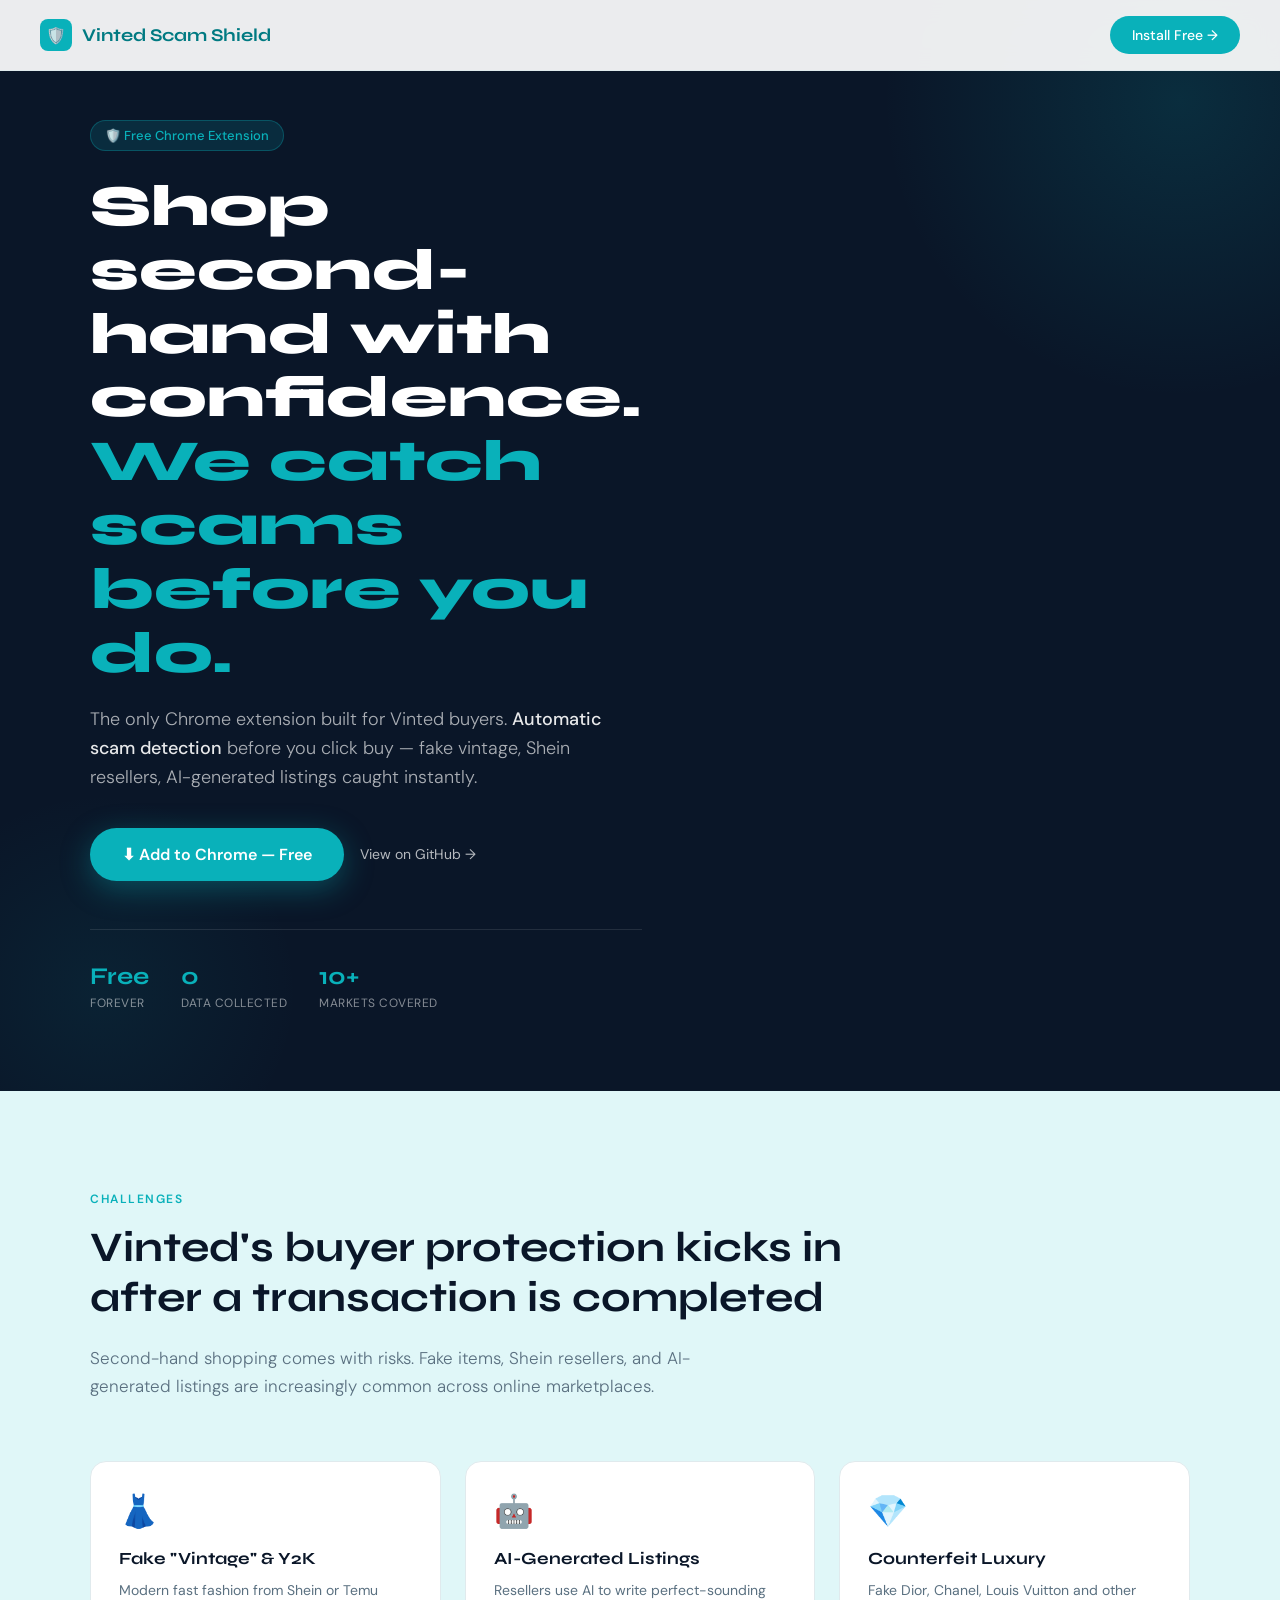
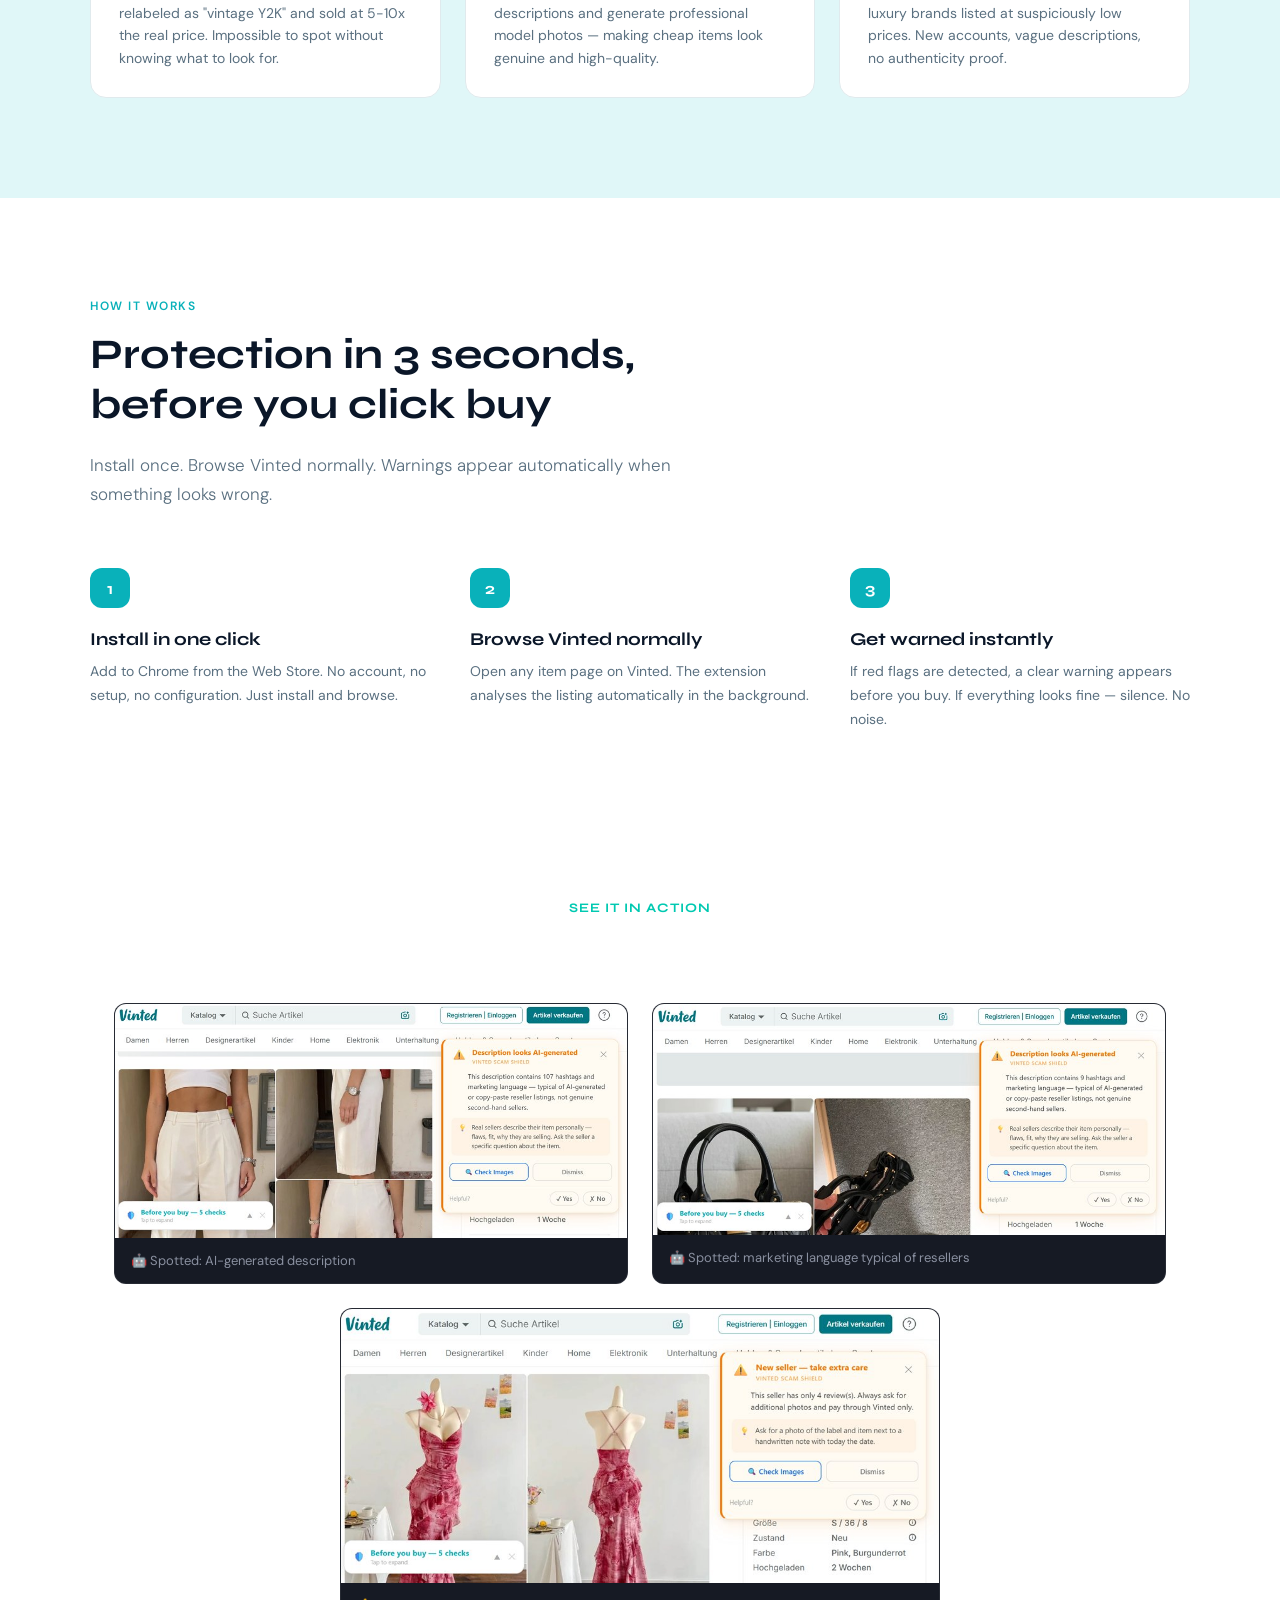
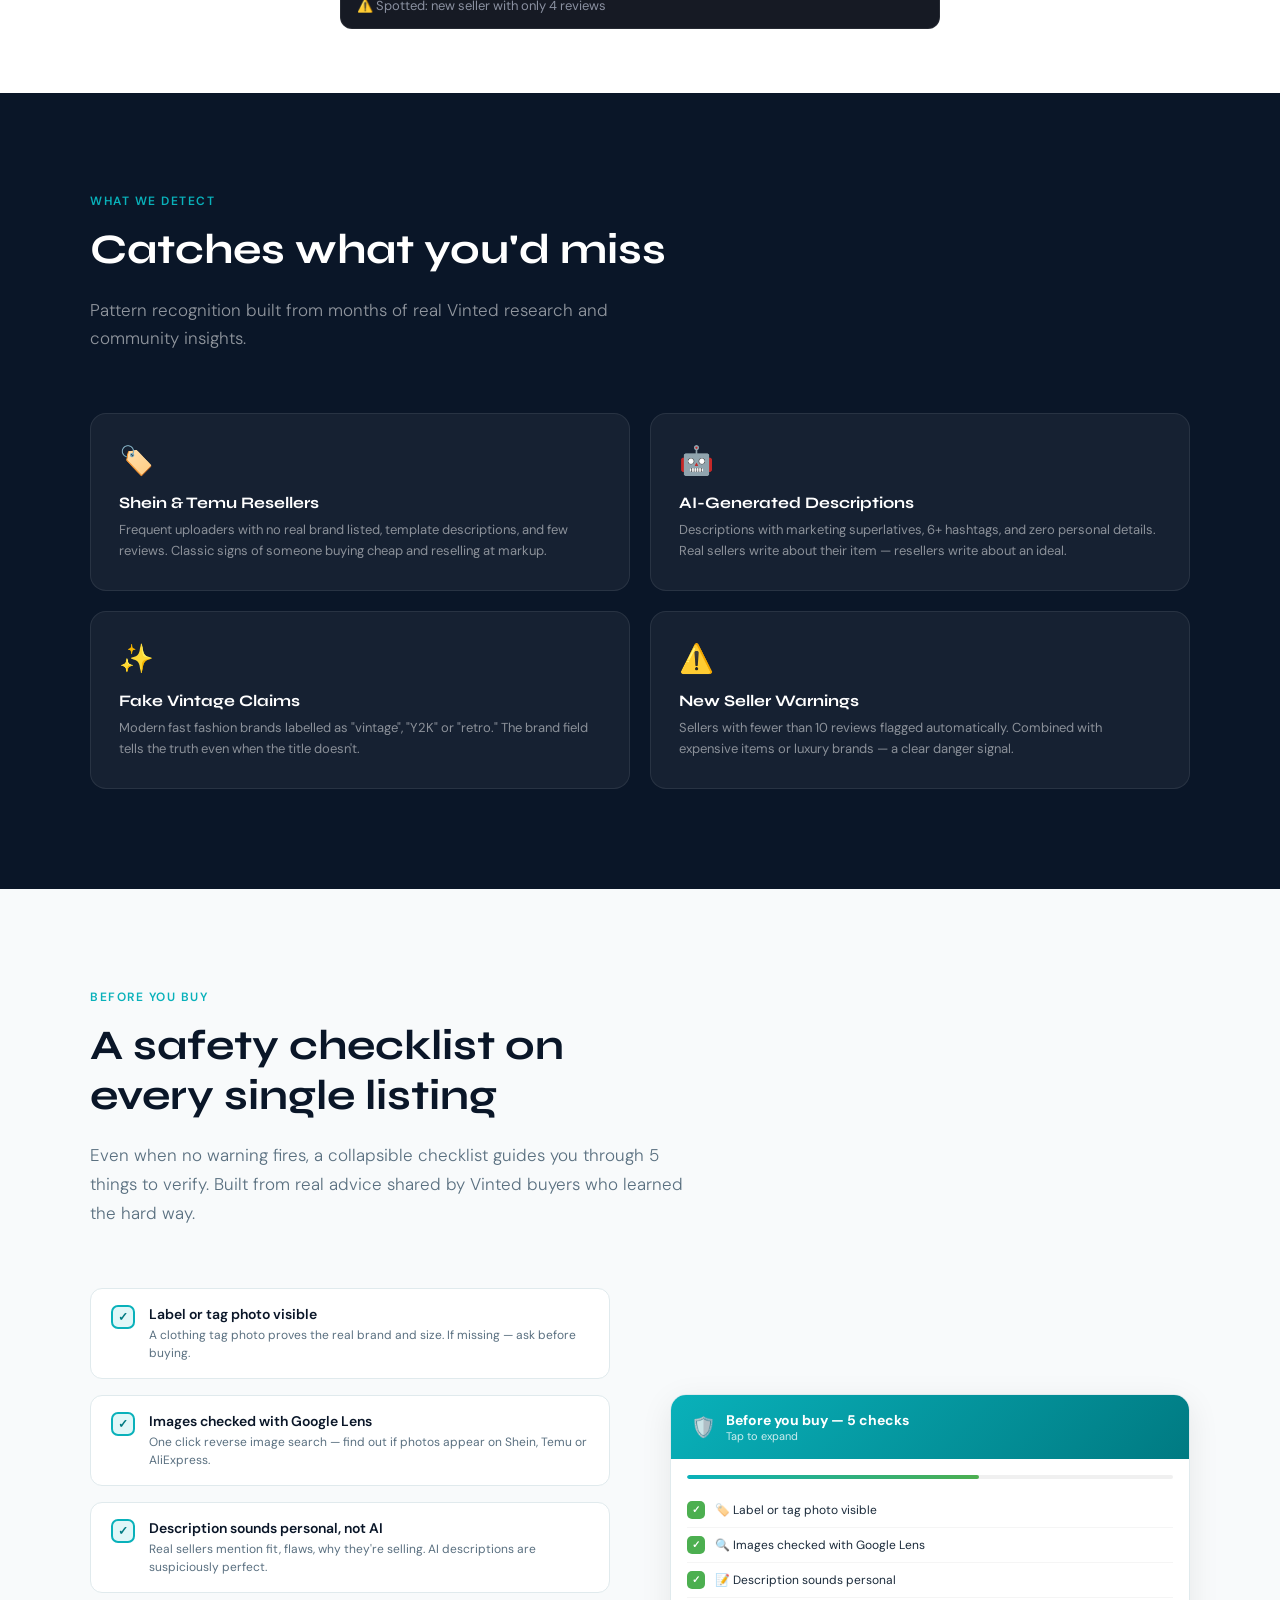
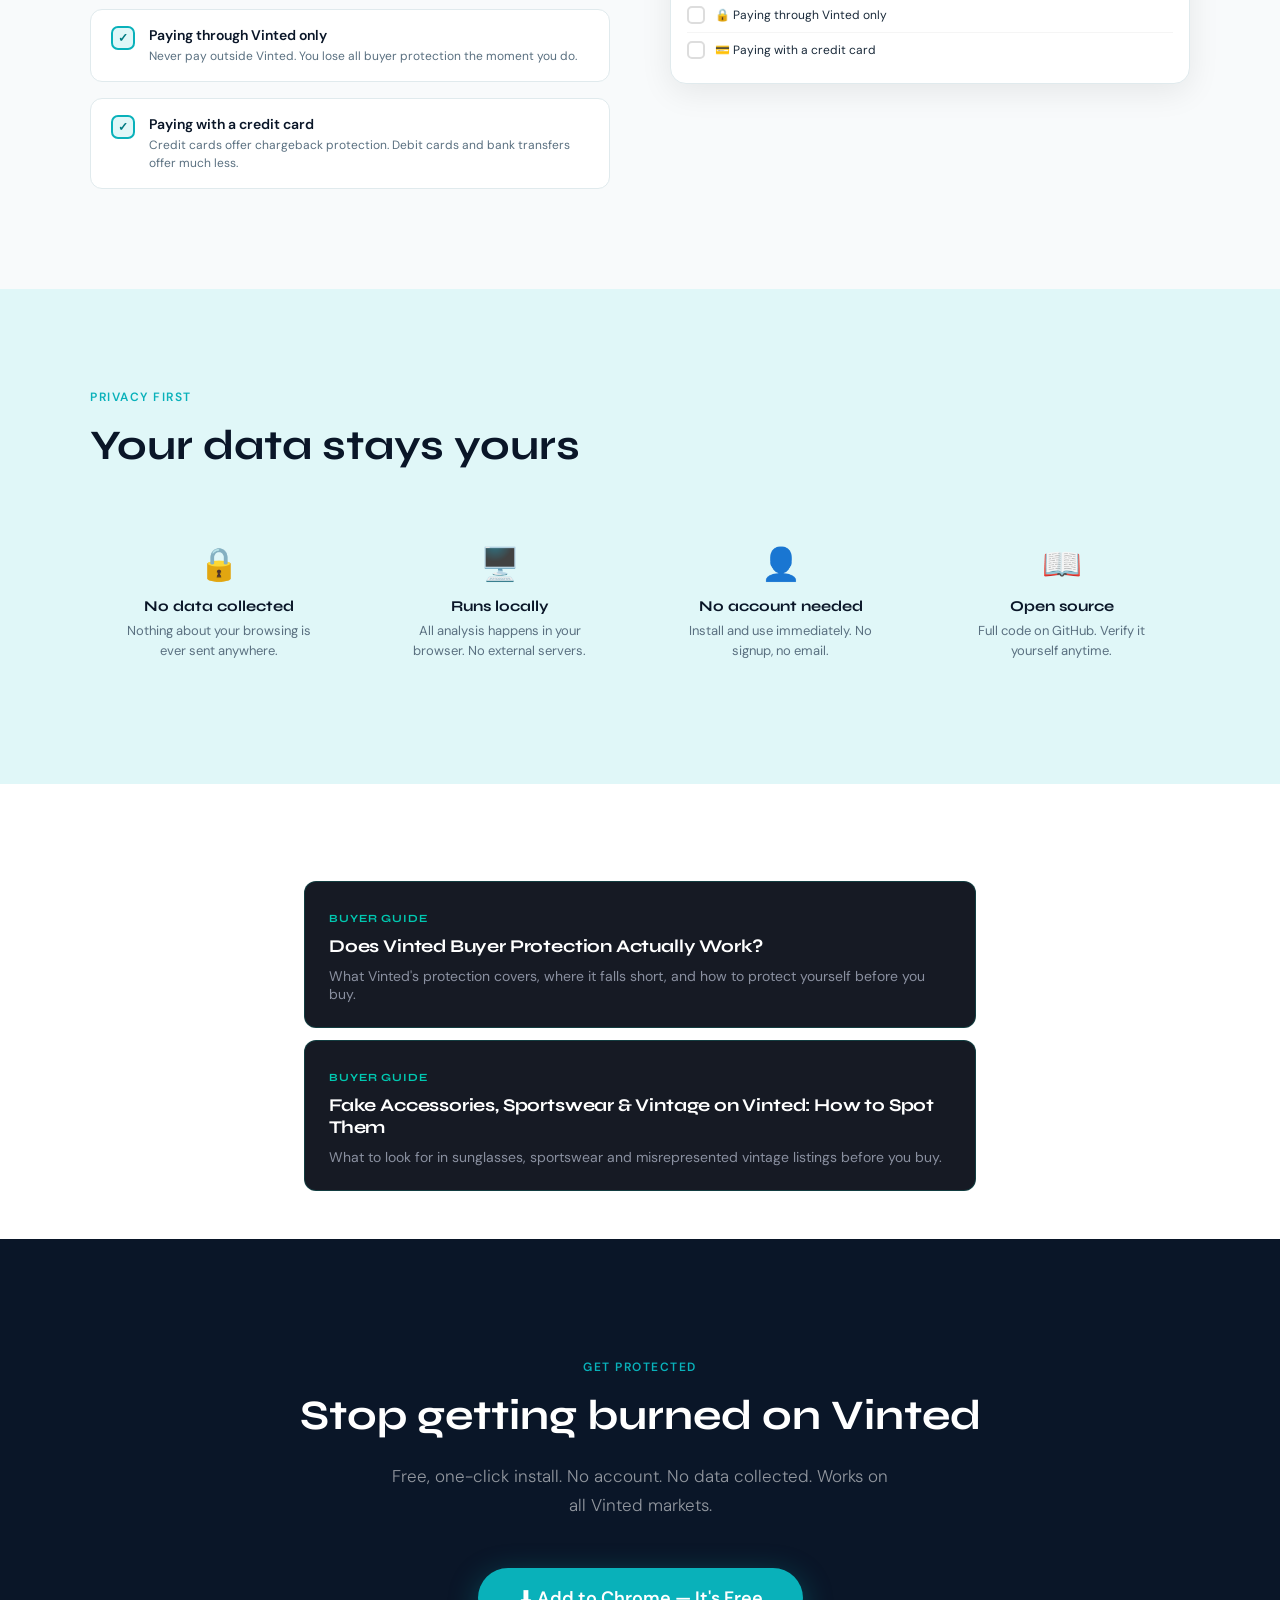
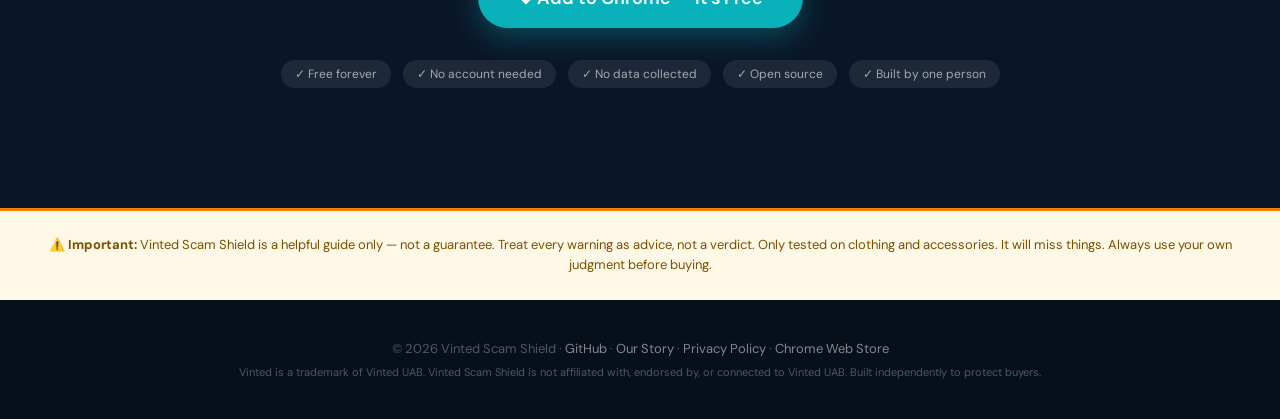
<file: index.html>
<!DOCTYPE html>
<html lang="en">
<head>
  <meta charset="UTF-8">
  <meta name="viewport" content="width=device-width, initial-scale=1.0">
  <title>Vinted Scam Shield — Protect Yourself Before You Buy</title>
  <meta name="description" content="Free Chrome extension that detects scams on Vinted automatically. Spots fake vintage, Shein resellers, AI-generated listings and suspicious sellers before you click buy.">
  <meta name="keywords" content="vinted scam, vinted scam detection, vinted fake items, vinted shein reseller, vinted buyer protection, vinted chrome extension">
  <meta name="google-site-verification" content="FH-69PjzNyB6xsCKcEv1eMP3m392iInJrzvpQrdG428" />
  <meta property="og:title" content="Vinted Scam Shield — Free Scam Detection for Vinted Shoppers">
  <meta property="og:description" content="Shop second-hand with confidence. Free Chrome extension that catches scams before you buy.">
  <link rel="preconnect" href="https://fonts.googleapis.com">
  <link href="https://fonts.googleapis.com/css2?family=Syne:wght@400;600;700;800&family=DM+Sans:ital,wght@0,300;0,400;0,500;1,300&display=swap" rel="stylesheet">
  <style>
    :root {
      --teal: #09B1BA;
      --teal-dark: #007A82;
      --teal-light: #E0F7F8;
      --dark: #0A1628;
      --dark-mid: #132238;
      --text: #1a2a3a;
      --text-muted: #5a7080;
      --warning: #F57C00;
      --danger: #E53935;
      --white: #ffffff;
      --border: #e0eaed;
    }

    * { margin: 0; padding: 0; box-sizing: border-box; }

    html { scroll-behavior: smooth; }

    body {
      font-family: 'DM Sans', sans-serif;
      color: var(--text);
      background: var(--white);
      overflow-x: hidden;
    }

    /* ── NAV ── */
    nav {
      position: fixed;
      top: 0; left: 0; right: 0;
      z-index: 100;
      padding: 16px 40px;
      display: flex;
      align-items: center;
      justify-content: space-between;
      background: rgba(255,255,255,0.92);
      backdrop-filter: blur(12px);
      border-bottom: 1px solid var(--border);
    }

    .nav-logo {
      display: flex;
      align-items: center;
      gap: 10px;
      font-family: 'Syne', sans-serif;
      font-weight: 700;
      font-size: 18px;
      color: var(--teal-dark);
      text-decoration: none;
    }

    .nav-logo .shield {
      width: 32px; height: 32px;
      background: var(--teal);
      border-radius: 8px;
      display: flex; align-items: center; justify-content: center;
      color: white;
      font-size: 16px;
    }

    .nav-cta {
      background: var(--teal);
      color: white;
      padding: 10px 22px;
      border-radius: 50px;
      font-size: 14px;
      font-weight: 500;
      text-decoration: none;
      transition: background 0.2s, transform 0.2s;
    }

    .nav-cta:hover {
      background: var(--teal-dark);
      transform: translateY(-1px);
    }

    /* ── HERO ── */
    .hero {
      min-height: 100vh;
      background: var(--dark);
      position: relative;
      overflow: hidden;
      display: flex;
      align-items: center;
      padding: 120px 40px 80px;
    }

    .hero::before {
      content: '';
      position: absolute;
      top: -200px; right: -200px;
      width: 600px; height: 600px;
      background: radial-gradient(circle, rgba(9,177,186,0.15) 0%, transparent 70%);
      border-radius: 50%;
    }

    .hero::after {
      content: '';
      position: absolute;
      bottom: -100px; left: -100px;
      width: 400px; height: 400px;
      background: radial-gradient(circle, rgba(9,177,186,0.08) 0%, transparent 70%);
      border-radius: 50%;
    }

    .hero-inner {
      max-width: 1100px;
      margin: 0 auto;
      display: grid;
      grid-template-columns: 1fr 1fr;
      gap: 80px;
      align-items: center;
      position: relative;
      z-index: 1;
    }

    .hero-badge {
      display: inline-flex;
      align-items: center;
      gap: 8px;
      background: rgba(9,177,186,0.15);
      border: 1px solid rgba(9,177,186,0.3);
      color: var(--teal);
      padding: 6px 14px;
      border-radius: 50px;
      font-size: 13px;
      font-weight: 500;
      margin-bottom: 24px;
    }

    .hero h1 {
      font-family: 'Syne', sans-serif;
      font-size: clamp(36px, 5vw, 58px);
      font-weight: 800;
      color: white;
      line-height: 1.1;
      margin-bottom: 20px;
    }

    .hero h1 span {
      color: var(--teal);
    }

    .hero-sub {
      font-size: 18px;
      color: rgba(255,255,255,0.65);
      line-height: 1.6;
      margin-bottom: 36px;
      font-weight: 300;
    }

    .hero-sub strong {
      color: rgba(255,255,255,0.9);
      font-weight: 500;
    }

    .hero-actions {
      display: flex;
      gap: 16px;
      flex-wrap: wrap;
      align-items: center;
    }

    .btn-primary {
      background: var(--teal);
      color: white;
      padding: 16px 32px;
      border-radius: 50px;
      font-size: 16px;
      font-weight: 600;
      text-decoration: none;
      display: inline-flex;
      align-items: center;
      gap: 10px;
      transition: all 0.2s;
      box-shadow: 0 8px 30px rgba(9,177,186,0.35);
    }

    .btn-primary:hover {
      background: var(--teal-dark);
      transform: translateY(-2px);
      box-shadow: 0 12px 40px rgba(9,177,186,0.45);
    }

    .btn-ghost {
      color: rgba(255,255,255,0.7);
      font-size: 14px;
      text-decoration: none;
      display: inline-flex;
      align-items: center;
      gap: 6px;
      transition: color 0.2s;
    }

    .btn-ghost:hover { color: white; }

    .hero-stats {
      display: flex;
      gap: 32px;
      margin-top: 48px;
      padding-top: 32px;
      border-top: 1px solid rgba(255,255,255,0.1);
    }

    .stat {
      display: flex;
      flex-direction: column;
      gap: 4px;
    }

    .stat-num {
      font-family: 'Syne', sans-serif;
      font-size: 24px;
      font-weight: 700;
      color: var(--teal);
    }

    .stat-label {
      font-size: 12px;
      color: rgba(255,255,255,0.5);
      text-transform: uppercase;
      letter-spacing: 0.5px;
    }

    /* Hero visual */
    .hero-visual {
      position: relative;
    }

    .mock-browser {
      background: #1a2a3a;
      border-radius: 16px;
      overflow: hidden;
      box-shadow: 0 40px 80px rgba(0,0,0,0.5);
      border: 1px solid rgba(255,255,255,0.08);
    }

    .browser-bar {
      background: #0f1e2e;
      padding: 12px 16px;
      display: flex;
      align-items: center;
      gap: 8px;
      border-bottom: 1px solid rgba(255,255,255,0.06);
    }

    .browser-dot {
      width: 10px; height: 10px;
      border-radius: 50%;
    }

    .browser-dot.red { background: #ff5f57; }
    .browser-dot.yellow { background: #febc2e; }
    .browser-dot.green { background: #28c840; }

    .browser-url {
      flex: 1;
      background: rgba(255,255,255,0.06);
      border-radius: 6px;
      padding: 5px 12px;
      font-size: 12px;
      color: rgba(255,255,255,0.4);
      margin-left: 8px;
    }

    .browser-content {
      padding: 20px;
    }

    .mock-listing {
      background: white;
      border-radius: 10px;
      padding: 16px;
      margin-bottom: 12px;
    }

    .mock-listing-title {
      font-size: 13px;
      font-weight: 600;
      color: var(--text);
      margin-bottom: 4px;
    }

    .mock-listing-meta {
      font-size: 11px;
      color: var(--text-muted);
    }

    .mock-warning {
      background: #FFF5F5;
      border: 1.5px solid #FFCDD2;
      border-left: 4px solid var(--danger);
      border-radius: 10px;
      padding: 14px;
      animation: slideIn 0.5s ease 0.3s both;
    }

    @keyframes slideIn {
      from { opacity: 0; transform: translateX(20px); }
      to { opacity: 1; transform: translateX(0); }
    }

    .warning-header {
      display: flex;
      align-items: center;
      gap: 8px;
      margin-bottom: 8px;
    }

    .warning-icon { font-size: 16px; }

    .warning-title {
      font-size: 13px;
      font-weight: 700;
      color: var(--danger);
    }

    .warning-badge {
      font-size: 9px;
      font-weight: 700;
      color: var(--danger);
      opacity: 0.6;
      text-transform: uppercase;
      letter-spacing: 0.5px;
    }

    .warning-text {
      font-size: 12px;
      color: #555;
      line-height: 1.5;
      margin-bottom: 8px;
    }

    .warning-tip {
      background: rgba(245,124,0,0.08);
      border-radius: 6px;
      padding: 8px 10px;
      font-size: 11px;
      color: #666;
      display: flex;
      gap: 6px;
    }

    /* ── SECTION BASE ── */
    section {
      padding: 100px 40px;
    }

    .container {
      max-width: 1100px;
      margin: 0 auto;
    }

    .section-label {
      font-size: 12px;
      font-weight: 600;
      text-transform: uppercase;
      letter-spacing: 1.5px;
      color: var(--teal);
      margin-bottom: 16px;
    }

    .section-title {
      font-family: 'Syne', sans-serif;
      font-size: clamp(28px, 4vw, 42px);
      font-weight: 700;
      color: var(--dark);
      line-height: 1.2;
      margin-bottom: 20px;
    }

    .section-sub {
      font-size: 17px;
      color: var(--text-muted);
      line-height: 1.7;
      max-width: 600px;
      font-weight: 300;
    }

    /* ── PROBLEM ── */
    .problem {
      background: var(--teal-light);
    }

    .problem-grid {
      display: grid;
      grid-template-columns: repeat(3, 1fr);
      gap: 24px;
      margin-top: 60px;
    }

    .problem-card {
      background: white;
      border-radius: 16px;
      padding: 28px;
      border: 1px solid var(--border);
    }

    .problem-icon {
      font-size: 32px;
      margin-bottom: 16px;
    }

    .problem-card h3 {
      font-family: 'Syne', sans-serif;
      font-size: 17px;
      font-weight: 700;
      color: var(--dark);
      margin-bottom: 10px;
    }

    .problem-card p {
      font-size: 14px;
      color: var(--text-muted);
      line-height: 1.6;
    }

    /* ── HOW IT WORKS ── */
    .steps {
      display: grid;
      grid-template-columns: repeat(3, 1fr);
      gap: 40px;
      margin-top: 60px;
    }

    .step {
      position: relative;
    }

    .step-num {
      width: 40px; height: 40px;
      background: var(--teal);
      color: white;
      border-radius: 12px;
      display: flex; align-items: center; justify-content: center;
      font-family: 'Syne', sans-serif;
      font-weight: 700;
      font-size: 16px;
      margin-bottom: 20px;
    }

    .step h3 {
      font-family: 'Syne', sans-serif;
      font-size: 18px;
      font-weight: 700;
      color: var(--dark);
      margin-bottom: 10px;
    }

    .step p {
      font-size: 14px;
      color: var(--text-muted);
      line-height: 1.7;
    }

    /* ── DETECTS ── */
    .detects {
      background: var(--dark);
      color: white;
    }

    .detects .section-title { color: white; }
    .detects .section-sub { color: rgba(255,255,255,0.55); }

    .detect-grid {
      display: grid;
      grid-template-columns: repeat(2, 1fr);
      gap: 20px;
      margin-top: 60px;
    }

    .detect-card {
      background: rgba(255,255,255,0.05);
      border: 1px solid rgba(255,255,255,0.08);
      border-radius: 16px;
      padding: 28px;
      transition: border-color 0.2s, background 0.2s;
    }

    .detect-card:hover {
      border-color: rgba(9,177,186,0.4);
      background: rgba(9,177,186,0.06);
    }

    .detect-card-icon {
      font-size: 28px;
      margin-bottom: 14px;
    }

    .detect-card h3 {
      font-family: 'Syne', sans-serif;
      font-size: 16px;
      font-weight: 700;
      color: white;
      margin-bottom: 8px;
    }

    .detect-card p {
      font-size: 13px;
      color: rgba(255,255,255,0.5);
      line-height: 1.6;
    }

    /* ── CHECKLIST ── */
    .checklist-section {
      background: #f8fafb;
    }

    .checklist-grid {
      display: grid;
      grid-template-columns: 1fr 1fr;
      gap: 60px;
      align-items: center;
      margin-top: 60px;
    }

    .checklist-items {
      display: flex;
      flex-direction: column;
      gap: 16px;
    }

    .checklist-item {
      display: flex;
      align-items: flex-start;
      gap: 14px;
      padding: 16px 20px;
      background: white;
      border-radius: 12px;
      border: 1px solid var(--border);
    }

    .checklist-check {
      width: 24px; height: 24px;
      background: var(--teal-light);
      border: 2px solid var(--teal);
      border-radius: 7px;
      flex-shrink: 0;
      display: flex; align-items: center; justify-content: center;
      font-size: 12px;
      color: var(--teal-dark);
      font-weight: 700;
    }

    .checklist-item-text h4 {
      font-size: 14px;
      font-weight: 600;
      color: var(--dark);
      margin-bottom: 3px;
    }

    .checklist-item-text p {
      font-size: 12px;
      color: var(--text-muted);
      line-height: 1.5;
    }

    /* Mock checklist widget */
    .mock-widget {
      background: white;
      border: 1.5px solid var(--border);
      border-radius: 16px;
      box-shadow: 0 8px 32px rgba(0,0,0,0.08);
      overflow: hidden;
    }

    .widget-header {
      background: linear-gradient(135deg, #09B1BA, #007A82);
      padding: 16px 20px;
      display: flex;
      align-items: center;
      gap: 10px;
      color: white;
    }

    .widget-header-text h4 {
      font-size: 14px;
      font-weight: 700;
    }

    .widget-header-text p {
      font-size: 11px;
      opacity: 0.8;
    }

    .widget-body {
      padding: 16px;
    }

    .widget-progress {
      background: #f0f0f0;
      border-radius: 4px;
      height: 4px;
      margin-bottom: 14px;
      overflow: hidden;
    }

    .widget-progress-bar {
      height: 4px;
      width: 60%;
      background: linear-gradient(90deg, var(--teal), #4CAF50);
      border-radius: 4px;
    }

    .widget-check-row {
      display: flex;
      align-items: center;
      gap: 10px;
      padding: 8px 0;
      border-bottom: 1px solid #f5f5f5;
      font-size: 12px;
      color: var(--text);
    }

    .widget-check-row:last-child { border-bottom: none; }

    .wcheck {
      width: 18px; height: 18px;
      border-radius: 5px;
      flex-shrink: 0;
      display: flex; align-items: center; justify-content: center;
      font-size: 10px;
      font-weight: 700;
    }

    .wcheck.done {
      background: #4CAF50;
      color: white;
    }

    .wcheck.todo {
      border: 2px solid #ddd;
    }

    /* ── FAQ ── */
    .faq-list {
      margin-top: 60px;
      display: flex;
      flex-direction: column;
      gap: 16px;
      max-width: 800px;
    }

    .faq-item {
      background: white;
      border: 1px solid var(--border);
      border-radius: 14px;
      overflow: hidden;
    }

    .faq-q {
      padding: 20px 24px;
      font-family: 'Syne', sans-serif;
      font-size: 16px;
      font-weight: 600;
      color: var(--dark);
      cursor: pointer;
      display: flex;
      justify-content: space-between;
      align-items: center;
      user-select: none;
    }

    .faq-q::after {
      content: '+';
      font-size: 20px;
      color: var(--teal);
      flex-shrink: 0;
    }

    .faq-a {
      padding: 0 24px 20px;
      font-size: 14px;
      color: var(--text-muted);
      line-height: 1.7;
    }

    /* ── PRIVACY ── */
    .privacy {
      background: var(--teal-light);
    }

    .privacy-grid {
      display: grid;
      grid-template-columns: repeat(4, 1fr);
      gap: 24px;
      margin-top: 48px;
    }

    .privacy-item {
      text-align: center;
      padding: 24px;
    }

    .privacy-item .icon {
      font-size: 32px;
      margin-bottom: 12px;
    }

    .privacy-item h4 {
      font-family: 'Syne', sans-serif;
      font-size: 15px;
      font-weight: 700;
      color: var(--dark);
      margin-bottom: 6px;
    }

    .privacy-item p {
      font-size: 13px;
      color: var(--text-muted);
      line-height: 1.5;
    }

    /* ── CTA ── */
    .cta-section {
      background: var(--dark);
      text-align: center;
      padding: 120px 40px;
    }

    .cta-section .section-title {
      color: white;
      max-width: 700px;
      margin: 0 auto 20px;
    }

    .cta-section .section-sub {
      color: rgba(255,255,255,0.55);
      max-width: 500px;
      margin: 0 auto 48px;
    }

    .cta-tags {
      display: flex;
      gap: 12px;
      justify-content: center;
      flex-wrap: wrap;
      margin-top: 32px;
    }

    .cta-tag {
      background: rgba(255,255,255,0.08);
      color: rgba(255,255,255,0.6);
      padding: 6px 14px;
      border-radius: 50px;
      font-size: 12px;
    }
    
    /* ── FOOTER ── */
    footer {
      background: #060f1a;
      padding: 40px;
      text-align: center;
      color: rgba(255,255,255,0.3);
      font-size: 13px;
    }

    footer a {
      color: rgba(255,255,255,0.5);
      text-decoration: none;
    }

    footer a:hover { color: var(--teal); }

    /* ── DISCLAIMER ── */
    .disclaimer {
      background: #fff8e6;
      border-top: 3px solid #F57C00;
      padding: 24px 40px;
      text-align: center;
      font-size: 13px;
      color: #7a5000;
      line-height: 1.6;
    }

    /* ── RESPONSIVE ── */
    @media (max-width: 768px) {
      nav { padding: 14px 20px; }
      section { padding: 70px 20px; }
      .hero { padding: 100px 20px 60px; }
      .hero-inner { grid-template-columns: 1fr; gap: 40px; }
      .hero-visual { display: none; }
      .problem-grid { grid-template-columns: 1fr; }
      .steps { grid-template-columns: 1fr; }
      .detect-grid { grid-template-columns: 1fr; }
      .checklist-grid { grid-template-columns: 1fr; }
      .privacy-grid { grid-template-columns: repeat(2, 1fr); }
      .hero-stats { gap: 20px; }
    }
  </style>
</head>
<body>

<!-- NAV -->
<nav>
  <a href="#" class="nav-logo">
    <div class="shield">🛡️</div>
    Vinted Scam Shield
  </a>
  <a href="https://chromewebstore.google.com/detail/vinted-scam-shield/ffdkgcechcedjmnbiljfffjoeikpfffk" class="nav-cta" target="_blank">
    Install Free →
  </a>
</nav>

<!-- HERO -->
<section class="hero">
  <div class="hero-inner">
    <div>
      <div class="hero-badge">
        🛡️ Free Chrome Extension
      </div>
      <h1>Shop second-hand with confidence.<br><span>We catch scams before you do.</span></h1>
      <p class="hero-sub">
        The only Chrome extension built for Vinted buyers. 
        <strong>Automatic scam detection</strong> before you click buy — 
        fake vintage, Shein resellers, AI-generated listings caught instantly.
      </p>
      <div class="hero-actions">
        <a href="https://chromewebstore.google.com/detail/vinted-scam-shield/ffdkgcechcedjmnbiljfffjoeikpfffk" class="btn-primary" target="_blank">
          ⬇ Add to Chrome — Free
        </a>
        <a href="https://github.com/meguzalia/vinted-scam-shield" class="btn-ghost" target="_blank">
          View on GitHub →
        </a>
      </div>
      <div class="hero-stats">
        <div class="stat">
          <span class="stat-num">Free</span>
          <span class="stat-label">Forever</span>
        </div>
        <div class="stat">
          <span class="stat-num">0</span>
          <span class="stat-label">Data collected</span>
        </div>
        <div class="stat">
          <span class="stat-num">10+</span>
          <span class="stat-label">Markets covered</span>
        </div>
      </div>
    </div>

    
</section>

<!-- PROBLEM -->
<section class="problem">
  <div class="container">
    <div class="section-label">Challenges</div>
    <h2 class="section-title">Vinted's buyer protection kicks in<br>after a transaction is completed</h2>
    <p class="section-sub">Second-hand shopping comes with risks. Fake items, Shein resellers, and AI-generated listings are increasingly common across online marketplaces.</p>

    <div class="problem-grid">
      <div class="problem-card">
        <div class="problem-icon">👗</div>
        <h3>Fake "Vintage" & Y2K</h3>
        <p>Modern fast fashion from Shein or Temu relabeled as "vintage Y2K" and sold at 5-10x the real price. Impossible to spot without knowing what to look for.</p>
      </div>
      <div class="problem-card">
        <div class="problem-icon">🤖</div>
        <h3>AI-Generated Listings</h3>
        <p>Resellers use AI to write perfect-sounding descriptions and generate professional model photos — making cheap items look genuine and high-quality.</p>
      </div>
      <div class="problem-card">
        <div class="problem-icon">💎</div>
        <h3>Counterfeit Luxury</h3>
        <p>Fake Dior, Chanel, Louis Vuitton and other luxury brands listed at suspiciously low prices. New accounts, vague descriptions, no authenticity proof.</p>
      </div>
    </div>
  </div>
</section>

<!-- HOW IT WORKS -->
<section>
  <div class="container">
    <div class="section-label">How It Works</div>
    <h2 class="section-title">Protection in 3 seconds,<br>before you click buy</h2>
    <p class="section-sub">Install once. Browse Vinted normally. Warnings appear automatically when something looks wrong.</p>

    <div class="steps">
      <div class="step">
        <div class="step-num">1</div>
        <h3>Install in one click</h3>
        <p>Add to Chrome from the Web Store. No account, no setup, no configuration. Just install and browse.</p>
      </div>
      <div class="step">
        <div class="step-num">2</div>
        <h3>Browse Vinted normally</h3>
        <p>Open any item page on Vinted. The extension analyses the listing automatically in the background.</p>
      </div>
      <div class="step">
        <div class="step-num">3</div>
        <h3>Get warned instantly</h3>
        <p>If red flags are detected, a clear warning appears before you buy. If everything looks fine — silence. No noise.</p>
      </div>
    </div>
  </div>
</section>
  
 <!-- SEE IT IN ACTION -->
<section style="max-width:1100px;margin:0 auto;padding:64px 24px;">
  <div style="text-align:center;margin-bottom:40px;">
    <span style="font-family:'Syne',sans-serif;font-size:13px;font-weight:700;letter-spacing:0.08em;text-transform:uppercase;color:#00c9b1;">See It In Action</span>
    <h2 style="font-family:'Syne',sans-serif;font-size:28px;font-weight:800;color:#fff;margin:12px 0 0;letter-spacing:-0.01em;">Real warnings on real listings</h2>
  </div>
  <div style="display:grid;grid-template-columns:repeat(auto-fit,minmax(380px,1fr));gap:24px;">
    <div style="background:#161a24;border:1px solid rgba(255,255,255,0.07);border-radius:12px;overflow:hidden;">
      <img src="/seeit-1-ai-pants.png" alt="Vinted Scam Shield flagging an AI-generated description" style="width:100%;display:block;">
      <div style="padding:14px 16px;font-size:13px;color:#8a90a0;">🤖 Spotted: AI-generated description</div>
    </div>
    <div style="background:#161a24;border:1px solid rgba(255,255,255,0.07);border-radius:12px;overflow:hidden;">
      <img src="/seeit-2-ai-bag.png" alt="Vinted Scam Shield flagging an AI-generated description on a bag listing" style="width:100%;display:block;">
      <div style="padding:14px 16px;font-size:13px;color:#8a90a0;">🤖 Spotted: marketing language typical of resellers</div>
    </div>
    <div style="background:#161a24;border:1px solid rgba(255,255,255,0.07);border-radius:12px;overflow:hidden;grid-column:1/-1;max-width:600px;margin:0 auto;width:100%;">
      <img src="/seeit-3-new-seller.png" alt="Vinted Scam Shield flagging a new seller with few reviews" style="width:100%;display:block;">
      <div style="padding:14px 16px;font-size:13px;color:#8a90a0;">⚠️ Spotted: new seller with only 4 reviews</div>
    </div>
  </div>
</section>

<!-- DETECTS -->
<section class="detects">
  <div class="container">
    <div class="section-label">What We Detect</div>
    <h2 class="section-title">Catches what you'd miss</h2>
    <p class="section-sub">Pattern recognition built from months of real Vinted research and community insights.</p>

    <div class="detect-grid">
      <div class="detect-card">
        <div class="detect-card-icon">🏷️</div>
        <h3>Shein & Temu Resellers</h3>
        <p>Frequent uploaders with no real brand listed, template descriptions, and few reviews. Classic signs of someone buying cheap and reselling at markup.</p>
      </div>
      <div class="detect-card">
        <div class="detect-card-icon">🤖</div>
        <h3>AI-Generated Descriptions</h3>
        <p>Descriptions with marketing superlatives, 6+ hashtags, and zero personal details. Real sellers write about their item — resellers write about an ideal.</p>
      </div>
      <div class="detect-card">
        <div class="detect-card-icon">✨</div>
        <h3>Fake Vintage Claims</h3>
        <p>Modern fast fashion brands labelled as "vintage", "Y2K" or "retro." The brand field tells the truth even when the title doesn't.</p>
      </div>
      <div class="detect-card">
        <div class="detect-card-icon">⚠️</div>
        <h3>New Seller Warnings</h3>
        <p>Sellers with fewer than 10 reviews flagged automatically. Combined with expensive items or luxury brands — a clear danger signal.</p>
      </div>
    </div>
  </div>
</section>

<!-- CHECKLIST -->
<section class="checklist-section">
  <div class="container">
    <div class="section-label">Before You Buy</div>
    <h2 class="section-title">A safety checklist on<br>every single listing</h2>
    <p class="section-sub">Even when no warning fires, a collapsible checklist guides you through 5 things to verify. Built from real advice shared by Vinted buyers who learned the hard way.</p>

    <div class="checklist-grid">
      <div class="checklist-items">
        <div class="checklist-item">
          <div class="checklist-check">✓</div>
          <div class="checklist-item-text">
            <h4>Label or tag photo visible</h4>
            <p>A clothing tag photo proves the real brand and size. If missing — ask before buying.</p>
          </div>
        </div>
        <div class="checklist-item">
          <div class="checklist-check">✓</div>
          <div class="checklist-item-text">
            <h4>Images checked with Google Lens</h4>
            <p>One click reverse image search — find out if photos appear on Shein, Temu or AliExpress.</p>
          </div>
        </div>
        <div class="checklist-item">
          <div class="checklist-check">✓</div>
          <div class="checklist-item-text">
            <h4>Description sounds personal, not AI</h4>
            <p>Real sellers mention fit, flaws, why they're selling. AI descriptions are suspiciously perfect.</p>
          </div>
        </div>
        <div class="checklist-item">
          <div class="checklist-check">✓</div>
          <div class="checklist-item-text">
            <h4>Paying through Vinted only</h4>
            <p>Never pay outside Vinted. You lose all buyer protection the moment you do.</p>
          </div>
        </div>
        <div class="checklist-item">
          <div class="checklist-check">✓</div>
          <div class="checklist-item-text">
            <h4>Paying with a credit card</h4>
            <p>Credit cards offer chargeback protection. Debit cards and bank transfers offer much less.</p>
          </div>
        </div>
      </div>

      <div class="mock-widget">
        <div class="widget-header">
          <span style="font-size:20px;">🛡️</span>
          <div class="widget-header-text">
            <h4>Before you buy — 5 checks</h4>
            <p>Tap to expand</p>
          </div>
        </div>
        <div class="widget-body">
          <div class="widget-progress">
            <div class="widget-progress-bar"></div>
          </div>
          <div class="widget-check-row">
            <div class="wcheck done">✓</div>
            🏷️ Label or tag photo visible
          </div>
          <div class="widget-check-row">
            <div class="wcheck done">✓</div>
            🔍 Images checked with Google Lens
          </div>
          <div class="widget-check-row">
            <div class="wcheck done">✓</div>
            📝 Description sounds personal
          </div>
          <div class="widget-check-row">
            <div class="wcheck todo"></div>
            🔒 Paying through Vinted only
          </div>
          <div class="widget-check-row">
            <div class="wcheck todo"></div>
            💳 Paying with a credit card
          </div>
        </div>
      </div>
    </div>
  </div>
</section>

<!-- PRIVACY -->
<section class="privacy">
  <div class="container">
    <div class="section-label">Privacy First</div>
    <h2 class="section-title">Your data stays yours</h2>

    <div class="privacy-grid">
      <div class="privacy-item">
        <div class="icon">🔒</div>
        <h4>No data collected</h4>
        <p>Nothing about your browsing is ever sent anywhere.</p>
      </div>
      <div class="privacy-item">
        <div class="icon">🖥️</div>
        <h4>Runs locally</h4>
        <p>All analysis happens in your browser. No external servers.</p>
      </div>
      <div class="privacy-item">
        <div class="icon">👤</div>
        <h4>No account needed</h4>
        <p>Install and use immediately. No signup, no email.</p>
      </div>
      <div class="privacy-item">
        <div class="icon">📖</div>
        <h4>Open source</h4>
        <p>Full code on GitHub. Verify it yourself anytime.</p>
      </div>
    </div>
  </div>
</section>

    <!-- Blog section -->
<section style="max-width:720px;margin:0 auto;padding:48px 24px;">
  <h2 style="font-family:'Syne',sans-serif;font-size:20px;font-weight:700;color:#fff;margin-bottom:24px;letter-spacing:-0.01em;">From the blog</h2>
  <a href="/blog/does-vinted-buyer-protection-actually-work/" style="display:block;background:#161a24;border:1px solid rgba(0,201,177,0.2);border-radius:12px;padding:24px;text-decoration:none;transition:border-color 0.2s;" onmouseover="this.style.borderColor='rgba(0,201,177,0.5)'" onmouseout="this.style.borderColor='rgba(0,201,177,0.2)'">
    <span style="font-family:'Syne',sans-serif;font-size:11px;font-weight:700;letter-spacing:0.08em;text-transform:uppercase;color:#00c9b1;">Buyer Guide</span>
    <h3 style="font-family:'Syne',sans-serif;font-size:18px;font-weight:700;color:#fff;margin:8px 0 10px;letter-spacing:-0.01em;">Does Vinted Buyer Protection Actually Work?</h3>
    <p style="font-size:14px;color:#8a90a0;margin:0;">What Vinted's protection covers, where it falls short, and how to protect yourself before you buy.</p>
  </a>
  <a href="/blog/fake-accessories-sportswear-vintage-on-vinted/" style="display:block;background:#161a24;border:1px solid rgba(0,201,177,0.2);border-radius:12px;padding:24px;text-decoration:none;margin-top:12px;transition:border-color 0.2s;" onmouseover="this.style.borderColor='rgba(0,201,177,0.5)'" onmouseout="this.style.borderColor='rgba(0,201,177,0.2)'">
  <span style="font-family:'Syne',sans-serif;font-size:11px;font-weight:700;letter-spacing:0.08em;text-transform:uppercase;color:#00c9b1;">Buyer Guide</span>
  <h3 style="font-family:'Syne',sans-serif;font-size:18px;font-weight:700;color:#fff;margin:8px 0 10px;letter-spacing:-0.01em;">Fake Accessories, Sportswear & Vintage on Vinted: How to Spot Them</h3>
  <p style="font-size:14px;color:#8a90a0;margin:0;">What to look for in sunglasses, sportswear and misrepresented vintage listings before you buy.</p>
</a>
</section>
  
<!-- CTA -->
<section class="cta-section">
  <div class="container">
    <div class="section-label" style="color:var(--teal); text-align:center;">Get Protected</div>
    <h2 class="section-title">Stop getting burned on Vinted</h2>
    <p class="section-sub">Free, one-click install. No account. No data collected. Works on all Vinted markets.</p>

    <a href="https://chromewebstore.google.com/detail/vinted-scam-shield/ffdkgcechcedjmnbiljfffjoeikpfffk" class="btn-primary" target="_blank" style="font-size:18px; padding:18px 40px;">
      ⬇ Add to Chrome — It's Free
    </a>

    <div class="cta-tags">
      <span class="cta-tag">✓ Free forever</span>
      <span class="cta-tag">✓ No account needed</span>
      <span class="cta-tag">✓ No data collected</span>
      <span class="cta-tag">✓ Open source</span>
      <span class="cta-tag">✓ Built by one person</span>
    </div>
  </div>
</section>
  
<!-- DISCLAIMER -->
<div class="disclaimer">
  ⚠️ <strong>Important:</strong> Vinted Scam Shield is a helpful guide only — not a guarantee. Treat every warning as advice, not a verdict. Only tested on clothing and accessories. It will miss things. Always use your own judgment before buying.
</div>
  
<!-- FOOTER -->
<footer>
  <p>
    © 2026 Vinted Scam Shield · 
    <a href="https://github.com/meguzalia/vinted-scam-shield">GitHub</a> ·
        <a href="/about/">Our Story</a> · 
    <a href="https://github.com/meguzalia/vinted-scam-shield#privacy">Privacy Policy</a> · 
    <a href="https://chromewebstore.google.com/detail/vinted-scam-shield/ffdkgcechcedjmnbiljfffjoeikpfffk">Chrome Web Store</a>
  </p>
  <p style="margin-top:8px; font-size:11px;">Vinted is a trademark of Vinted UAB. Vinted Scam Shield is not affiliated with, endorsed by, or connected to Vinted UAB. Built independently to protect buyers.</p>
</footer>

</body>
</html>
</file>
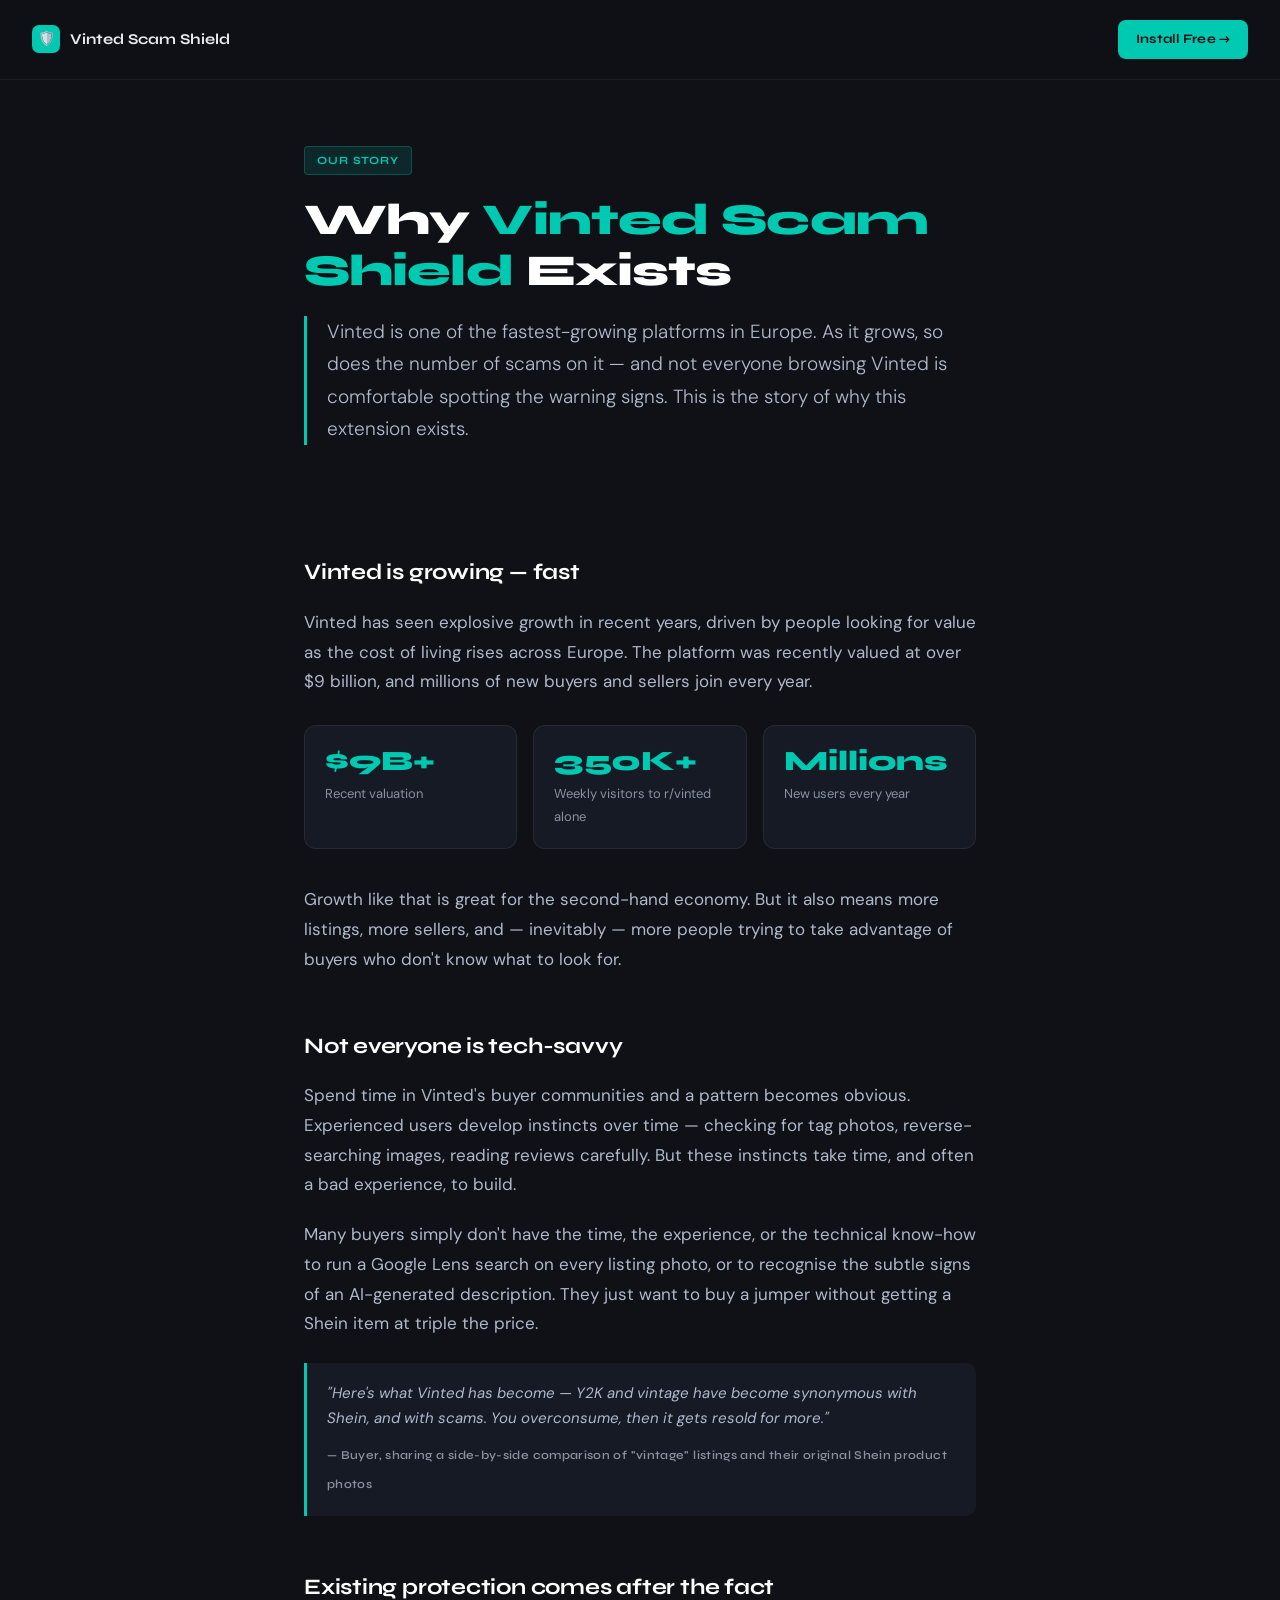
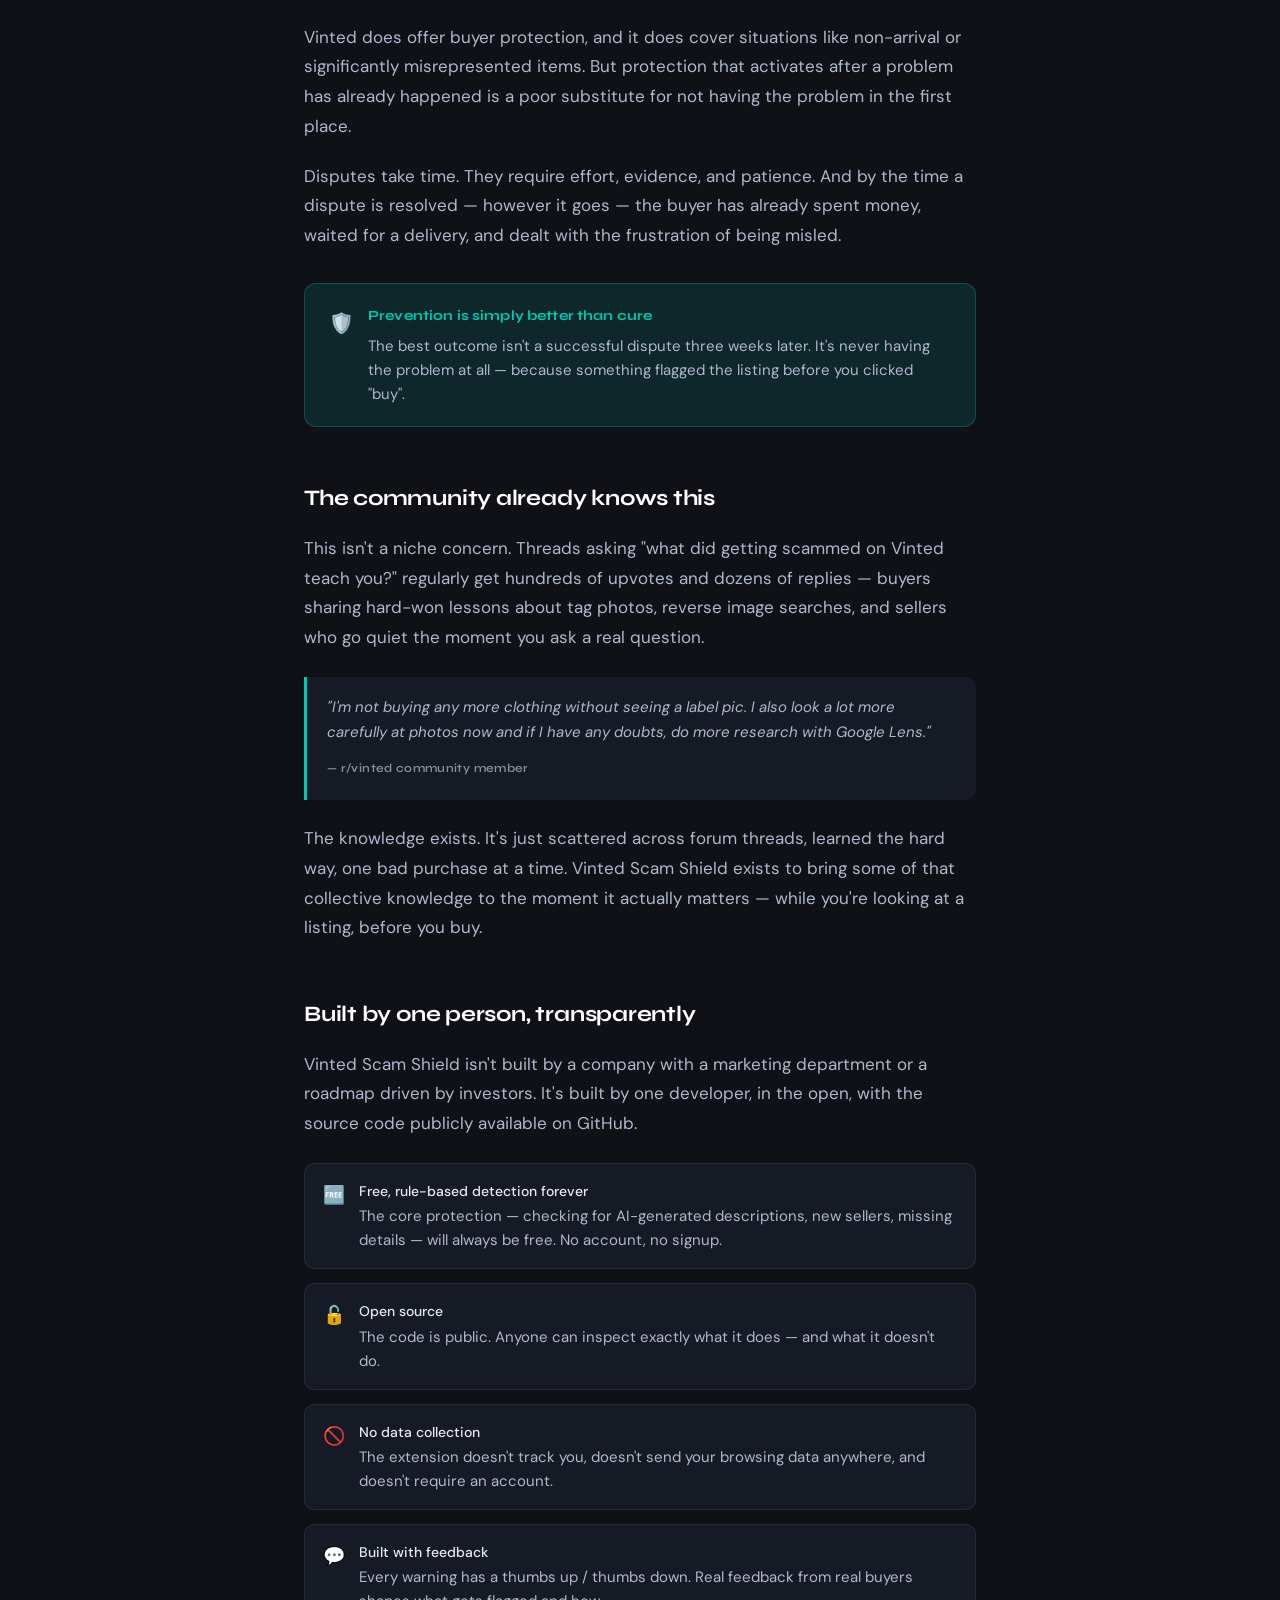
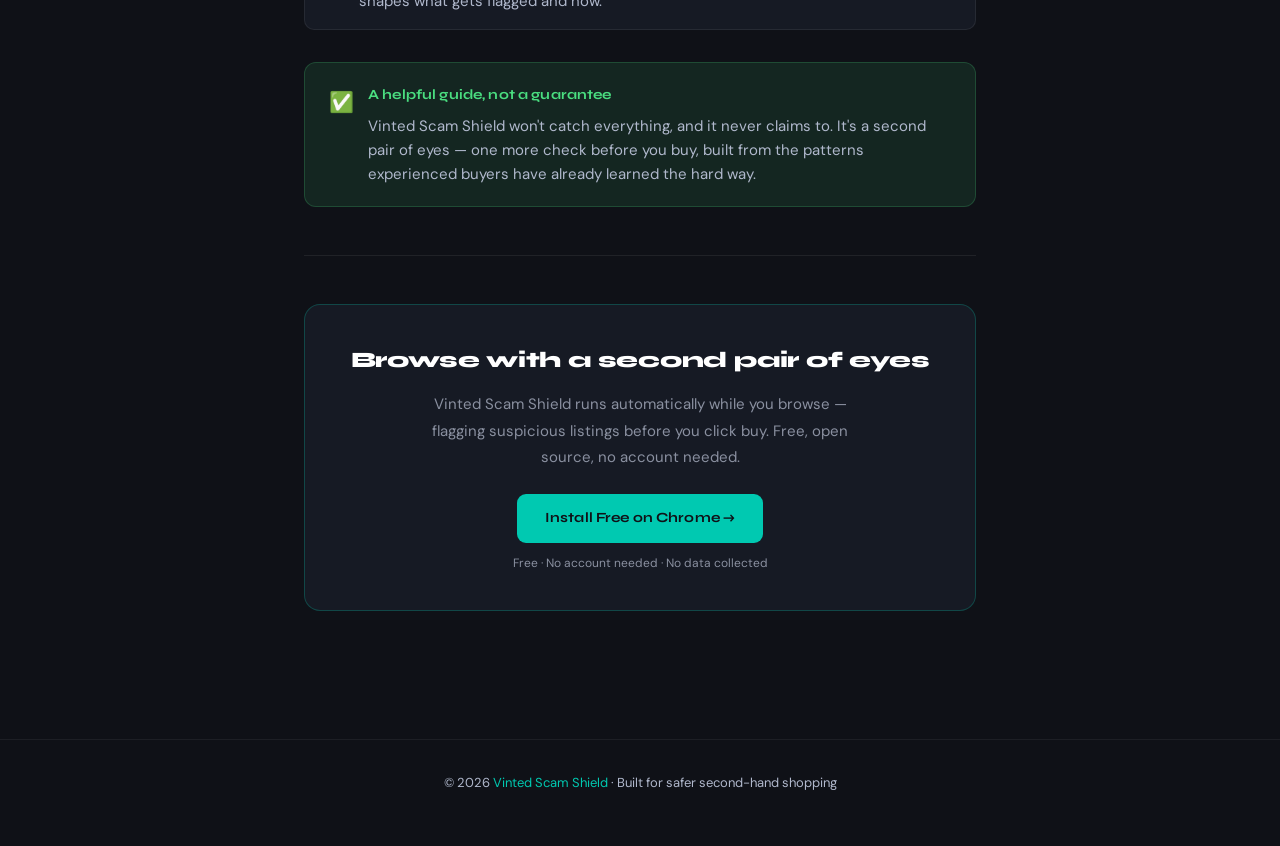
<file: about/index.html>
<!DOCTYPE html>
<html lang="en">
<head>
  <meta charset="UTF-8">
  <meta name="viewport" content="width=device-width, initial-scale=1.0">
  <title>Our Story | Vinted Scam Shield</title>
  <meta name="description" content="Why Vinted Scam Shield exists: Vinted is growing fast, scams are growing with it, and existing protection often comes too late. Built by one person, transparently.">
  <link rel="canonical" href="https://vintedscamshield.com/about/">

  <link rel="preconnect" href="https://fonts.googleapis.com">
  <link href="https://fonts.googleapis.com/css2?family=Syne:wght@400;600;700;800&family=DM+Sans:ital,wght@0,300;0,400;0,500;1,300&display=swap" rel="stylesheet">

  <style>
    :root {
      --bg: #0f1117;
      --bg2: #161a24;
      --bg3: #1e2330;
      --teal: #00c9b1;
      --teal-dim: rgba(0,201,177,0.12);
      --teal-border: rgba(0,201,177,0.25);
      --text: #e8eaf0;
      --text-muted: #8a90a0;
      --text-dim: #b0b8cc;
      --yellow: #fbbf24;
      --yellow-dim: rgba(251,191,36,0.1);
      --green: #4ade80;
      --green-dim: rgba(74,222,128,0.1);
      --max-w: 720px;
    }
    * { box-sizing: border-box; margin: 0; padding: 0; }
    body {
      background: var(--bg);
      color: var(--text);
      font-family: 'DM Sans', sans-serif;
      font-size: 17px;
      line-height: 1.75;
      -webkit-font-smoothing: antialiased;
    }
    nav {
      display: flex;
      align-items: center;
      justify-content: space-between;
      padding: 20px 32px;
      border-bottom: 1px solid rgba(255,255,255,0.06);
      position: sticky;
      top: 0;
      background: rgba(15,17,23,0.92);
      backdrop-filter: blur(12px);
      z-index: 100;
    }
    .nav-logo {
      display: flex;
      align-items: center;
      gap: 10px;
      text-decoration: none;
      color: var(--text);
      font-family: 'Syne', sans-serif;
      font-weight: 700;
      font-size: 15px;
    }
    .nav-logo-icon {
      width: 28px; height: 28px;
      background: var(--teal);
      border-radius: 7px;
      display: flex; align-items: center; justify-content: center;
      font-size: 14px;
    }
    .nav-cta {
      background: var(--teal);
      color: #0f1117;
      font-family: 'Syne', sans-serif;
      font-weight: 700;
      font-size: 13px;
      padding: 8px 18px;
      border-radius: 8px;
      text-decoration: none;
      letter-spacing: 0.01em;
      transition: opacity 0.2s;
    }
    .nav-cta:hover { opacity: 0.85; }

    .hero {
      max-width: var(--max-w);
      margin: 0 auto;
      padding: 64px 24px 48px;
    }
    .tag {
      display: inline-block;
      background: var(--teal-dim);
      color: var(--teal);
      border: 1px solid var(--teal-border);
      font-family: 'Syne', sans-serif;
      font-size: 11px;
      font-weight: 700;
      letter-spacing: 0.08em;
      text-transform: uppercase;
      padding: 4px 12px;
      border-radius: 4px;
      margin-bottom: 20px;
    }
    h1 {
      font-family: 'Syne', sans-serif;
      font-size: clamp(28px, 5vw, 44px);
      font-weight: 800;
      line-height: 1.15;
      letter-spacing: -0.02em;
      margin-bottom: 20px;
      color: #fff;
    }
    h1 span { color: var(--teal); }
    .intro {
      font-size: 19px;
      line-height: 1.7;
      color: var(--text-dim);
      font-weight: 300;
      border-left: 3px solid var(--teal);
      padding-left: 20px;
      margin-bottom: 8px;
    }
    .body {
      max-width: var(--max-w);
      margin: 0 auto;
      padding: 0 24px 80px;
    }
    h2 {
      font-family: 'Syne', sans-serif;
      font-size: 22px;
      font-weight: 700;
      color: #fff;
      margin: 52px 0 16px;
      letter-spacing: -0.01em;
    }
    p { color: var(--text-dim); margin-bottom: 20px; }
    strong { color: var(--text); font-weight: 500; }

    .stat-row {
      display: flex;
      gap: 16px;
      margin: 28px 0 36px;
      flex-wrap: wrap;
    }
    .stat {
      flex: 1;
      min-width: 140px;
      background: var(--bg2);
      border: 1px solid rgba(255,255,255,0.07);
      border-radius: 12px;
      padding: 20px;
    }
    .stat-num {
      font-family: 'Syne', sans-serif;
      font-size: 28px;
      font-weight: 800;
      color: var(--teal);
      line-height: 1.1;
    }
    .stat-label {
      font-size: 13px;
      color: var(--text-muted);
      margin-top: 6px;
    }

    .quote-card {
      background: var(--bg2);
      border-left: 3px solid var(--teal);
      border-radius: 0 10px 10px 0;
      padding: 18px 20px;
      margin: 24px 0;
    }
    .quote-card p {
      font-size: 15px;
      color: var(--text-dim);
      font-style: italic;
      margin: 0 0 8px;
      line-height: 1.65;
    }
    .quote-card span {
      font-size: 12px;
      color: var(--text-muted);
      font-family: 'Syne', sans-serif;
      font-weight: 600;
      letter-spacing: 0.03em;
    }

    .callout {
      border-radius: 12px;
      padding: 20px 24px;
      margin: 32px 0;
      display: flex;
      gap: 14px;
    }
    .callout-icon { font-size: 20px; flex-shrink: 0; margin-top: 2px; }
    .callout-body { flex: 1; }
    .callout-body strong {
      display: block;
      font-family: 'Syne', sans-serif;
      font-size: 14px;
      font-weight: 700;
      margin-bottom: 6px;
      letter-spacing: 0.01em;
    }
    .callout-body p { margin: 0; font-size: 15px; line-height: 1.6; }
    .callout.green { background: var(--green-dim); border: 1px solid rgba(74,222,128,0.2); }
    .callout.green .callout-body strong { color: var(--green); }
    .callout.teal { background: var(--teal-dim); border: 1px solid var(--teal-border); }
    .callout.teal .callout-body strong { color: var(--teal); }

    .principles {
      list-style: none;
      display: flex;
      flex-direction: column;
      gap: 14px;
      margin: 24px 0 28px;
    }
    .principles li {
      display: flex;
      align-items: flex-start;
      gap: 14px;
      background: var(--bg2);
      border: 1px solid rgba(255,255,255,0.07);
      border-radius: 10px;
      padding: 16px 18px;
      font-size: 15px;
      color: var(--text-dim);
      line-height: 1.6;
    }
    .principles li .icon { font-size: 18px; flex-shrink: 0; margin-top: 1px; }
    .principles li strong { display: block; color: var(--text); margin-bottom: 2px; font-size: 14px; }

    hr {
      border: none;
      border-top: 1px solid rgba(255,255,255,0.07);
      margin: 48px 0;
    }

    .cta-block {
      background: var(--bg2);
      border: 1px solid var(--teal-border);
      border-radius: 16px;
      padding: 36px 32px;
      margin: 48px 0;
      text-align: center;
    }
    .cta-block h3 {
      font-family: 'Syne', sans-serif;
      font-size: 22px;
      font-weight: 800;
      color: #fff;
      margin: 0 0 12px;
      letter-spacing: -0.01em;
    }
    .cta-block p {
      font-size: 15px;
      color: var(--text-muted);
      margin: 0 0 24px;
      max-width: 440px;
      margin-left: auto;
      margin-right: auto;
    }
    .cta-btn {
      display: inline-block;
      background: var(--teal);
      color: #0f1117;
      font-family: 'Syne', sans-serif;
      font-weight: 700;
      font-size: 14px;
      padding: 12px 28px;
      border-radius: 9px;
      text-decoration: none;
      letter-spacing: 0.01em;
      transition: opacity 0.2s;
    }
    .cta-btn:hover { opacity: 0.85; }
    .cta-note { display: block; margin-top: 10px; font-size: 12px; color: var(--text-muted); }

    footer {
      border-top: 1px solid rgba(255,255,255,0.06);
      padding: 32px 24px;
      text-align: center;
      color: var(--text-muted);
      font-size: 13px;
    }
    footer a { color: var(--teal); text-decoration: none; }

    @media (max-width: 600px) {
      nav { padding: 16px 20px; }
      .hero { padding: 40px 20px 32px; }
      .stat-row { gap: 12px; }
    }
  </style>
</head>
<body>

<nav>
  <a href="https://vintedscamshield.com" class="nav-logo">
    <div class="nav-logo-icon">🛡️</div>
    Vinted Scam Shield
  </a>
  <a href="https://chromewebstore.google.com/detail/vinted-scam-shield/ffdkgcechcedjmnbiljfffjoeikpfffk" class="nav-cta">Install Free →</a>
</nav>

<header class="hero">
  <div class="tag">Our Story</div>
  <h1>Why <span>Vinted Scam Shield</span> Exists</h1>
  <p class="intro">
    Vinted is one of the fastest-growing platforms in Europe. As it grows, so does the number of scams on it — and not everyone browsing Vinted is comfortable spotting the warning signs. This is the story of why this extension exists.
  </p>
</header>

<div class="body">

  <h2>Vinted is growing — fast</h2>
  <p>Vinted has seen explosive growth in recent years, driven by people looking for value as the cost of living rises across Europe. The platform was recently valued at over $9 billion, and millions of new buyers and sellers join every year.</p>

  <div class="stat-row">
    <div class="stat">
      <div class="stat-num">$9B+</div>
      <div class="stat-label">Recent valuation</div>
    </div>
    <div class="stat">
      <div class="stat-num">350K+</div>
      <div class="stat-label">Weekly visitors to r/vinted alone</div>
    </div>
    <div class="stat">
      <div class="stat-num">Millions</div>
      <div class="stat-label">New users every year</div>
    </div>
  </div>

  <p>Growth like that is great for the second-hand economy. But it also means more listings, more sellers, and — inevitably — more people trying to take advantage of buyers who don't know what to look for.</p>

  <h2>Not everyone is tech-savvy</h2>
  <p>Spend time in Vinted's buyer communities and a pattern becomes obvious. Experienced users develop instincts over time — checking for tag photos, reverse-searching images, reading reviews carefully. But these instincts take time, and often a bad experience, to build.</p>

  <p>Many buyers simply don't have the time, the experience, or the technical know-how to run a Google Lens search on every listing photo, or to recognise the subtle signs of an AI-generated description. They just want to buy a jumper without getting a Shein item at triple the price.</p>

  <div class="quote-card">
    <p>"Here's what Vinted has become — Y2K and vintage have become synonymous with Shein, and with scams. You overconsume, then it gets resold for more."</p>
    <span>— Buyer, sharing a side-by-side comparison of "vintage" listings and their original Shein product photos</span>
  </div>

  <h2>Existing protection comes after the fact</h2>
  <p>Vinted does offer buyer protection, and it does cover situations like non-arrival or significantly misrepresented items. But protection that activates after a problem has already happened is a poor substitute for not having the problem in the first place.</p>

  <p>Disputes take time. They require effort, evidence, and patience. And by the time a dispute is resolved — however it goes — the buyer has already spent money, waited for a delivery, and dealt with the frustration of being misled.</p>

  <div class="callout teal">
    <div class="callout-icon">🛡️</div>
    <div class="callout-body">
      <strong>Prevention is simply better than cure</strong>
      <p>The best outcome isn't a successful dispute three weeks later. It's never having the problem at all — because something flagged the listing before you clicked "buy".</p>
    </div>
  </div>

  <h2>The community already knows this</h2>
  <p>This isn't a niche concern. Threads asking "what did getting scammed on Vinted teach you?" regularly get hundreds of upvotes and dozens of replies — buyers sharing hard-won lessons about tag photos, reverse image searches, and sellers who go quiet the moment you ask a real question.</p>

  <div class="quote-card">
    <p>"I'm not buying any more clothing without seeing a label pic. I also look a lot more carefully at photos now and if I have any doubts, do more research with Google Lens."</p>
    <span>— r/vinted community member</span>
  </div>

  <p>The knowledge exists. It's just scattered across forum threads, learned the hard way, one bad purchase at a time. Vinted Scam Shield exists to bring some of that collective knowledge to the moment it actually matters — while you're looking at a listing, before you buy.</p>

  <h2>Built by one person, transparently</h2>
  <p>Vinted Scam Shield isn't built by a company with a marketing department or a roadmap driven by investors. It's built by one developer, in the open, with the source code publicly available on GitHub.</p>

  <ul class="principles">
    <li>
      <span class="icon">🆓</span>
      <div><strong>Free, rule-based detection forever</strong>The core protection — checking for AI-generated descriptions, new sellers, missing details — will always be free. No account, no signup.</div>
    </li>
    <li>
      <span class="icon">🔓</span>
      <div><strong>Open source</strong>The code is public. Anyone can inspect exactly what it does — and what it doesn't do.</div>
    </li>
    <li>
      <span class="icon">🚫</span>
      <div><strong>No data collection</strong>The extension doesn't track you, doesn't send your browsing data anywhere, and doesn't require an account.</div>
    </li>
    <li>
      <span class="icon">💬</span>
      <div><strong>Built with feedback</strong>Every warning has a thumbs up / thumbs down. Real feedback from real buyers shapes what gets flagged and how.</div>
    </li>
  </ul>

  <div class="callout green">
    <div class="callout-icon">✅</div>
    <div class="callout-body">
      <strong>A helpful guide, not a guarantee</strong>
      <p>Vinted Scam Shield won't catch everything, and it never claims to. It's a second pair of eyes — one more check before you buy, built from the patterns experienced buyers have already learned the hard way.</p>
    </div>
  </div>

  <hr>

  <div class="cta-block">
    <h3>Browse with a second pair of eyes</h3>
    <p>Vinted Scam Shield runs automatically while you browse — flagging suspicious listings before you click buy. Free, open source, no account needed.</p>
    <a href="https://chromewebstore.google.com/detail/vinted-scam-shield/ffdkgcechcedjmnbiljfffjoeikpfffk" class="cta-btn">Install Free on Chrome →</a>
    <span class="cta-note">Free · No account needed · No data collected</span>
  </div>

</div>

<footer>
  <p>© 2026 <a href="https://vintedscamshield.com">Vinted Scam Shield</a> · Built for safer second-hand shopping</p>
</footer>

</body>
</html>
</file>
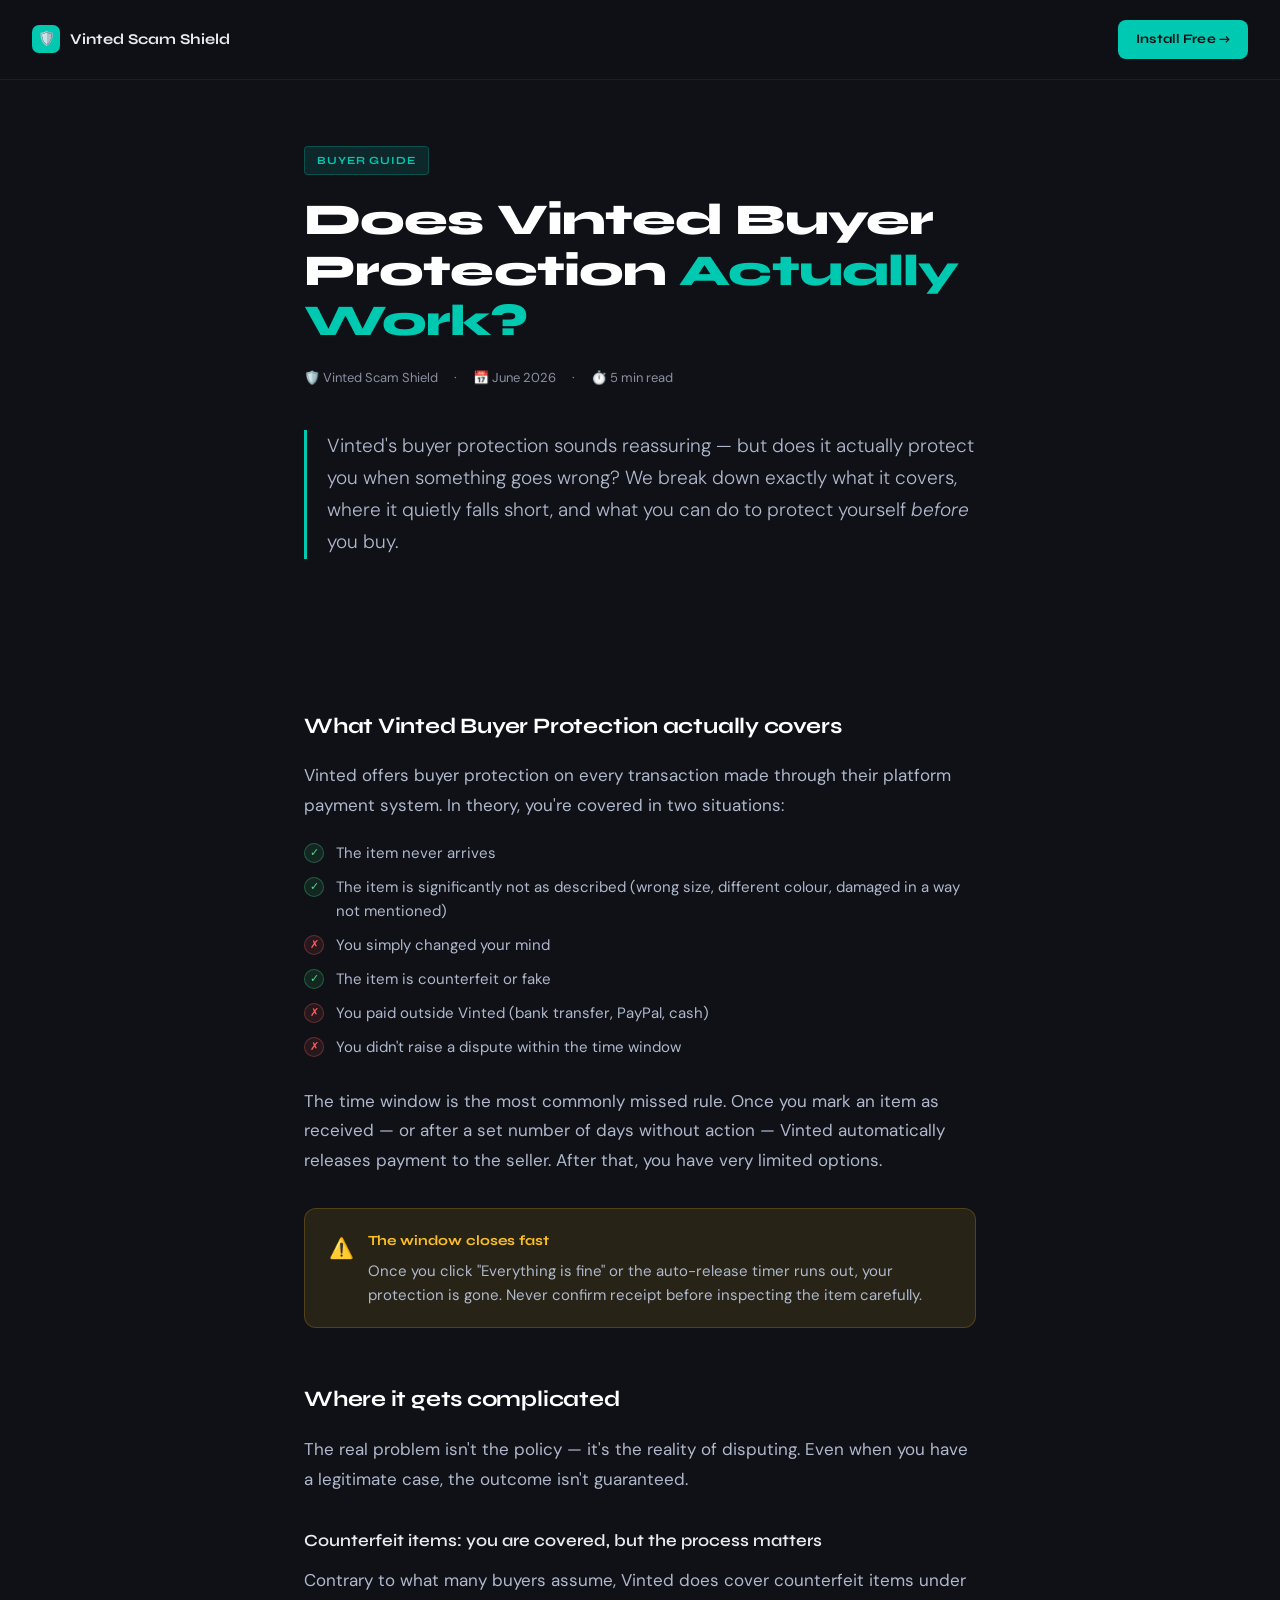
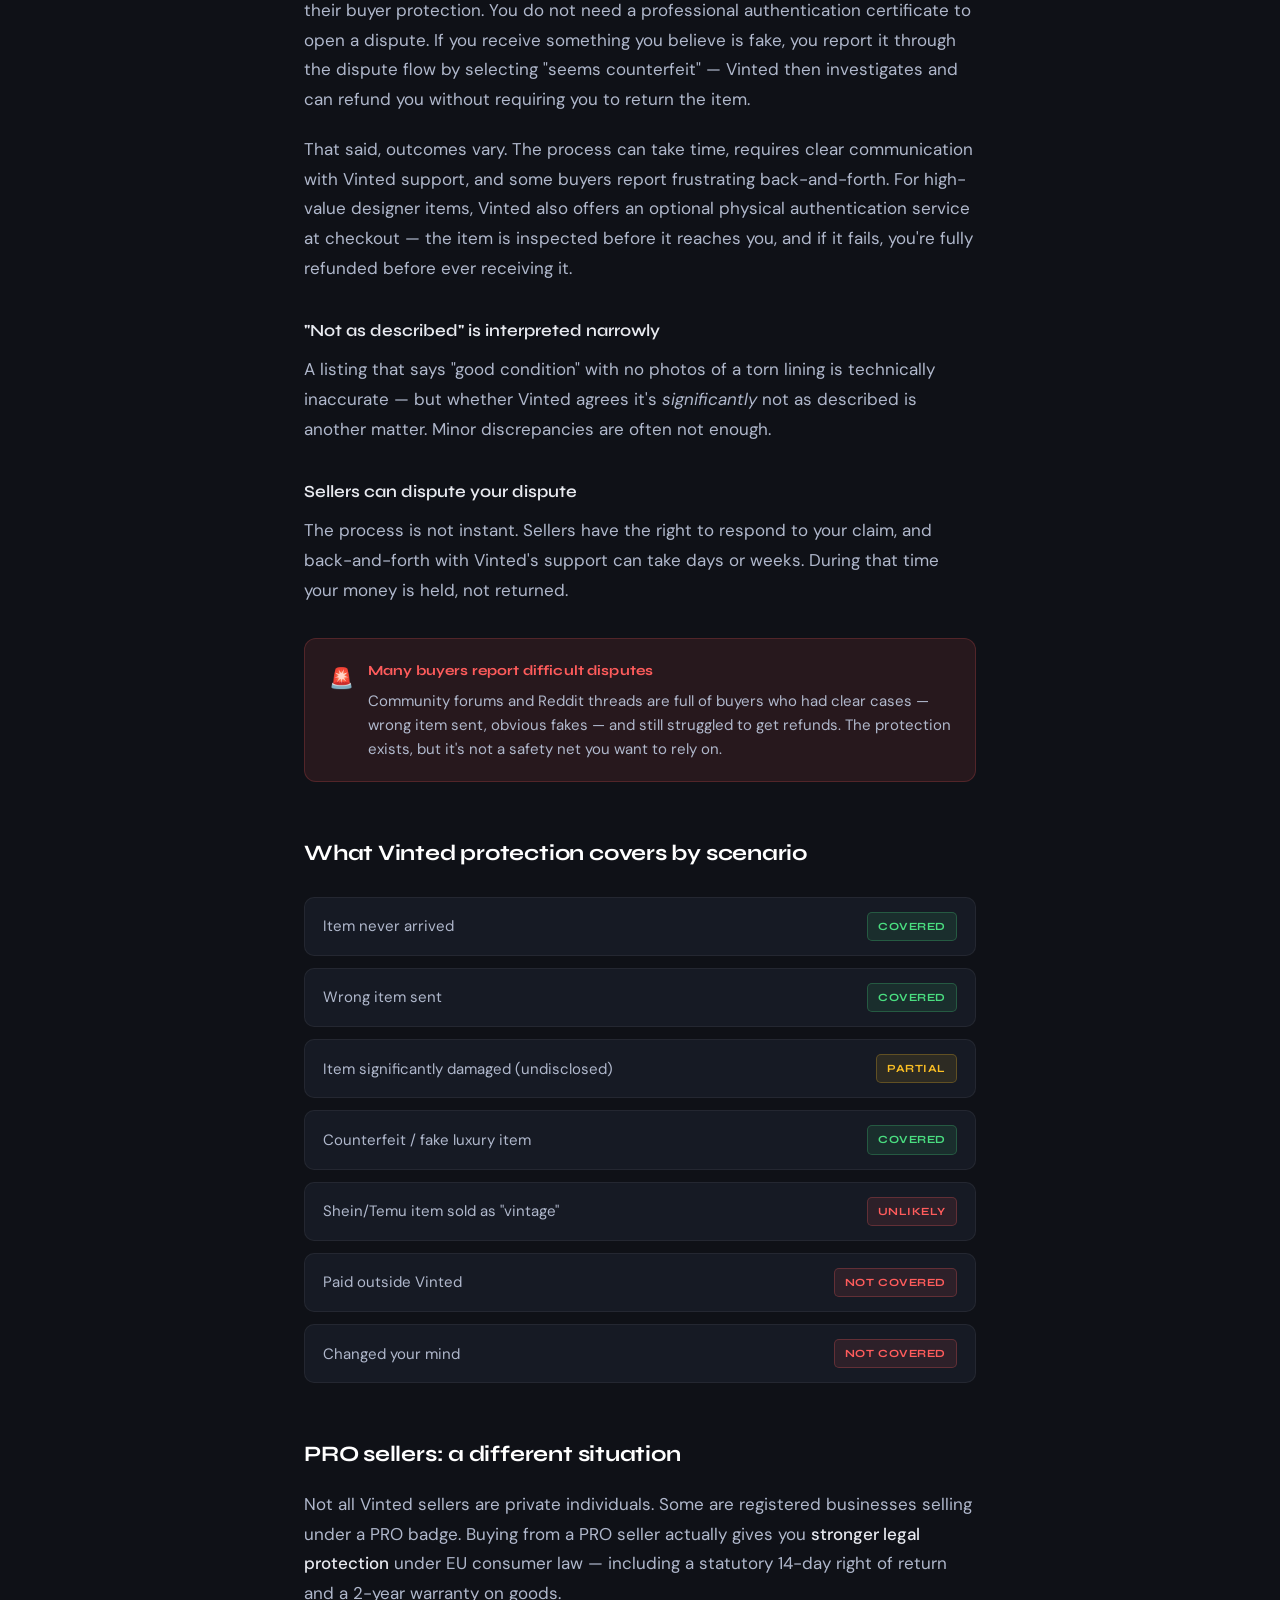
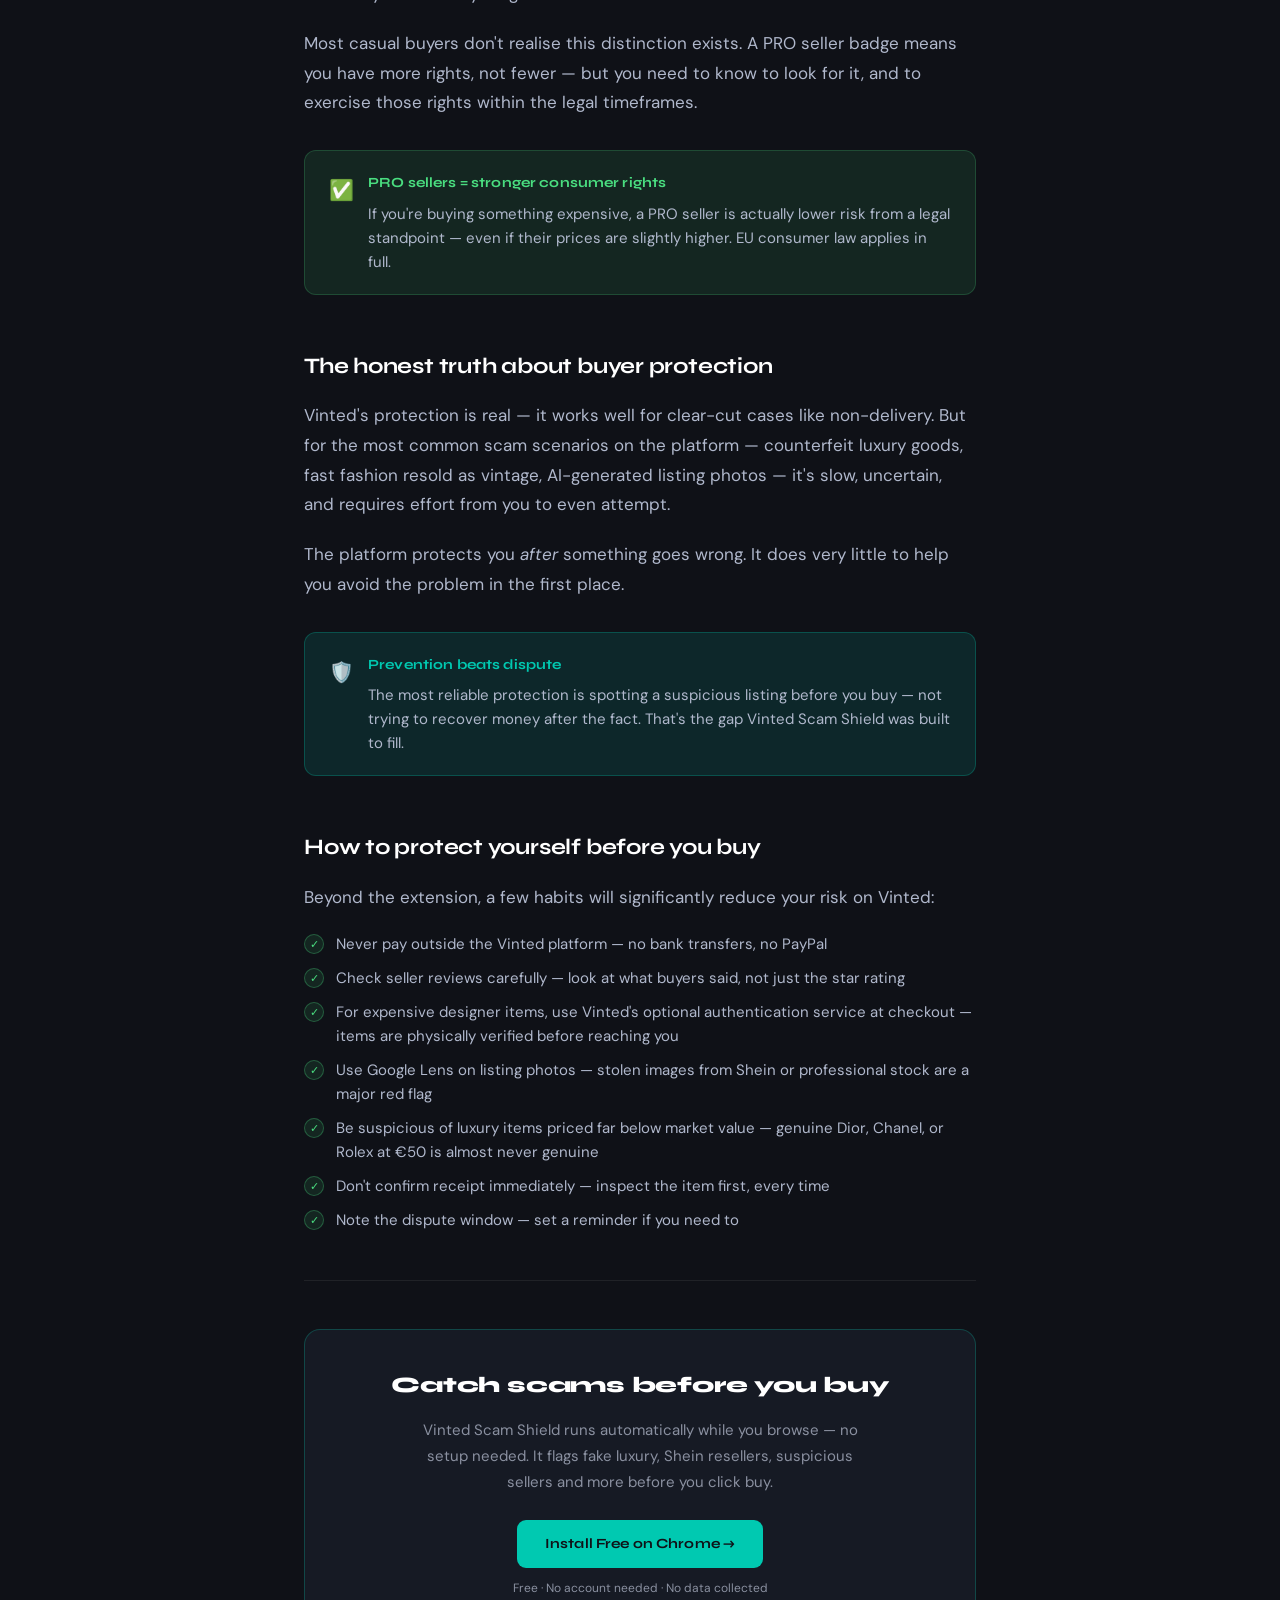
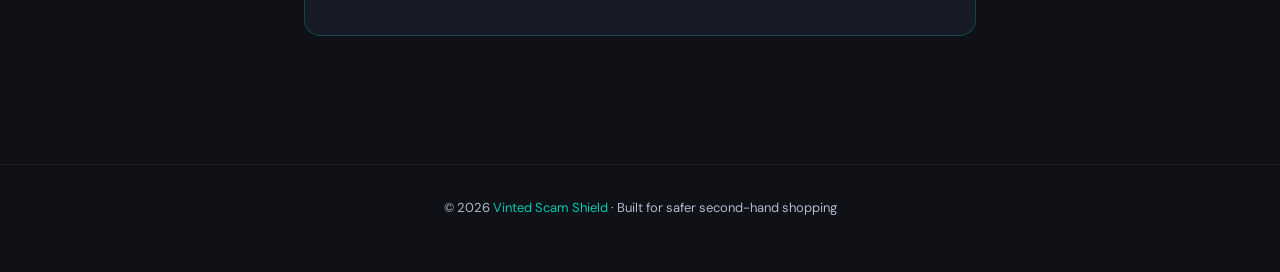
<file: blog/does-vinted-buyer-protection-actually-work/index.html>
<!DOCTYPE html>
<html lang="en">
<head>
  <meta charset="UTF-8">
  <meta name="viewport" content="width=device-width, initial-scale=1.0">
  <title>Does Vinted Buyer Protection Actually Work? | Vinted Scam Shield</title>
  <meta name="description" content="Vinted buyer protection sounds reassuring — but does it actually protect you? We break down what it covers, where it fails, and how to stay safe before you buy.">
  <meta name="keywords" content="vinted buyer protection, vinted scam, vinted dispute, vinted fake item, vinted refund, vinted not as described, vinted protection works">
  <meta property="og:title" content="Does Vinted Buyer Protection Actually Work?">
  <meta property="og:description" content="Vinted's protection covers some situations — but many buyers find disputes harder to win than expected. Here's what you need to know.">
  <meta property="og:type" content="article">
  <link rel="canonical" href="https://vintedscamshield.com/blog/does-vinted-buyer-protection-actually-work">

  <link rel="preconnect" href="https://fonts.googleapis.com">
  <link href="https://fonts.googleapis.com/css2?family=Syne:wght@400;600;700;800&family=DM+Sans:ital,wght@0,300;0,400;0,500;1,300&display=swap" rel="stylesheet">

  <style>
    :root {
      --bg: #0f1117;
      --bg2: #161a24;
      --bg3: #1e2330;
      --teal: #00c9b1;
      --teal-dim: rgba(0,201,177,0.12);
      --teal-border: rgba(0,201,177,0.25);
      --text: #e8eaf0;
      --text-muted: #8a90a0;
      --text-dim: #b0b8cc;
      --red: #ff5c5c;
      --red-dim: rgba(255,92,92,0.1);
      --green: #4ade80;
      --green-dim: rgba(74,222,128,0.1);
      --yellow: #fbbf24;
      --yellow-dim: rgba(251,191,36,0.1);
      --max-w: 720px;
    }

    * { box-sizing: border-box; margin: 0; padding: 0; }

    body {
      background: var(--bg);
      color: var(--text);
      font-family: 'DM Sans', sans-serif;
      font-size: 17px;
      line-height: 1.75;
      -webkit-font-smoothing: antialiased;
    }

    /* NAV */
    nav {
      display: flex;
      align-items: center;
      justify-content: space-between;
      padding: 20px 32px;
      border-bottom: 1px solid rgba(255,255,255,0.06);
      position: sticky;
      top: 0;
      background: rgba(15,17,23,0.92);
      backdrop-filter: blur(12px);
      z-index: 100;
    }
    .nav-logo {
      display: flex;
      align-items: center;
      gap: 10px;
      text-decoration: none;
      color: var(--text);
      font-family: 'Syne', sans-serif;
      font-weight: 700;
      font-size: 15px;
    }
    .nav-logo-icon {
      width: 28px;
      height: 28px;
      background: var(--teal);
      border-radius: 7px;
      display: flex;
      align-items: center;
      justify-content: center;
      font-size: 14px;
    }
    .nav-cta {
      background: var(--teal);
      color: #0f1117;
      font-family: 'Syne', sans-serif;
      font-weight: 700;
      font-size: 13px;
      padding: 8px 18px;
      border-radius: 8px;
      text-decoration: none;
      letter-spacing: 0.01em;
      transition: opacity 0.2s;
    }
    .nav-cta:hover { opacity: 0.85; }

    /* HERO */
    .article-hero {
      max-width: var(--max-w);
      margin: 0 auto;
      padding: 64px 24px 48px;
    }
    .article-tag {
      display: inline-block;
      background: var(--teal-dim);
      color: var(--teal);
      border: 1px solid var(--teal-border);
      font-family: 'Syne', sans-serif;
      font-size: 11px;
      font-weight: 700;
      letter-spacing: 0.08em;
      text-transform: uppercase;
      padding: 4px 12px;
      border-radius: 4px;
      margin-bottom: 20px;
    }
    h1 {
      font-family: 'Syne', sans-serif;
      font-size: clamp(28px, 5vw, 44px);
      font-weight: 800;
      line-height: 1.15;
      letter-spacing: -0.02em;
      margin-bottom: 20px;
      color: #fff;
    }
    h1 span { color: var(--teal); }

    .article-meta {
      display: flex;
      align-items: center;
      gap: 16px;
      color: var(--text-muted);
      font-size: 13px;
      margin-bottom: 40px;
    }
    .article-meta span { display: flex; align-items: center; gap: 5px; }

    .article-intro {
      font-size: 19px;
      line-height: 1.7;
      color: var(--text-dim);
      font-weight: 300;
      border-left: 3px solid var(--teal);
      padding-left: 20px;
      margin-bottom: 48px;
    }

    /* CONTENT */
    .article-body {
      max-width: var(--max-w);
      margin: 0 auto;
      padding: 0 24px 80px;
    }

    h2 {
      font-family: 'Syne', sans-serif;
      font-size: 22px;
      font-weight: 700;
      color: #fff;
      margin: 52px 0 16px;
      letter-spacing: -0.01em;
    }

    h3 {
      font-family: 'Syne', sans-serif;
      font-size: 17px;
      font-weight: 600;
      color: var(--text);
      margin: 32px 0 10px;
    }

    p {
      color: var(--text-dim);
      margin-bottom: 20px;
    }

    strong { color: var(--text); font-weight: 500; }

    /* CALLOUT BOXES */
    .callout {
      border-radius: 12px;
      padding: 20px 24px;
      margin: 32px 0;
      display: flex;
      gap: 14px;
    }
    .callout-icon { font-size: 20px; flex-shrink: 0; margin-top: 2px; }
    .callout-body { flex: 1; }
    .callout-body strong {
      display: block;
      font-family: 'Syne', sans-serif;
      font-size: 14px;
      font-weight: 700;
      margin-bottom: 6px;
      letter-spacing: 0.01em;
    }
    .callout-body p { margin: 0; font-size: 15px; line-height: 1.6; }

    .callout.green { background: var(--green-dim); border: 1px solid rgba(74,222,128,0.2); }
    .callout.green .callout-body strong { color: var(--green); }
    .callout.red { background: var(--red-dim); border: 1px solid rgba(255,92,92,0.2); }
    .callout.red .callout-body strong { color: var(--red); }
    .callout.yellow { background: var(--yellow-dim); border: 1px solid rgba(251,191,36,0.2); }
    .callout.yellow .callout-body strong { color: var(--yellow); }
    .callout.teal { background: var(--teal-dim); border: 1px solid var(--teal-border); }
    .callout.teal .callout-body strong { color: var(--teal); }

    /* CHECKLIST */
    .checklist {
      list-style: none;
      margin: 20px 0 28px;
      display: flex;
      flex-direction: column;
      gap: 10px;
    }
    .checklist li {
      display: flex;
      align-items: flex-start;
      gap: 12px;
      color: var(--text-dim);
      font-size: 15px;
      line-height: 1.6;
    }
    .checklist li .check {
      width: 20px;
      height: 20px;
      border-radius: 50%;
      display: flex;
      align-items: center;
      justify-content: center;
      font-size: 11px;
      flex-shrink: 0;
      margin-top: 2px;
    }
    .check.yes { background: var(--green-dim); color: var(--green); border: 1px solid rgba(74,222,128,0.3); }
    .check.no { background: var(--red-dim); color: var(--red); border: 1px solid rgba(255,92,92,0.3); }

    /* SCENARIO TABLE */
    .scenario-grid {
      display: flex;
      flex-direction: column;
      gap: 12px;
      margin: 24px 0 32px;
    }
    .scenario-row {
      display: grid;
      grid-template-columns: 1fr auto;
      align-items: center;
      gap: 16px;
      background: var(--bg2);
      border: 1px solid rgba(255,255,255,0.06);
      border-radius: 10px;
      padding: 14px 18px;
    }
    .scenario-label { font-size: 15px; color: var(--text-dim); }
    .scenario-badge {
      font-family: 'Syne', sans-serif;
      font-size: 11px;
      font-weight: 700;
      letter-spacing: 0.05em;
      text-transform: uppercase;
      padding: 4px 10px;
      border-radius: 5px;
      white-space: nowrap;
    }
    .badge-covered { background: var(--green-dim); color: var(--green); border: 1px solid rgba(74,222,128,0.25); }
    .badge-partial { background: var(--yellow-dim); color: var(--yellow); border: 1px solid rgba(251,191,36,0.25); }
    .badge-not { background: var(--red-dim); color: var(--red); border: 1px solid rgba(255,92,92,0.25); }

    /* DIVIDER */
    hr {
      border: none;
      border-top: 1px solid rgba(255,255,255,0.07);
      margin: 48px 0;
    }

    /* CTA BLOCK */
    .cta-block {
      background: var(--bg2);
      border: 1px solid var(--teal-border);
      border-radius: 16px;
      padding: 36px 32px;
      margin: 48px 0;
      text-align: center;
    }
    .cta-block h3 {
      font-family: 'Syne', sans-serif;
      font-size: 22px;
      font-weight: 800;
      color: #fff;
      margin: 0 0 12px;
      letter-spacing: -0.01em;
    }
    .cta-block p {
      font-size: 15px;
      color: var(--text-muted);
      margin: 0 0 24px;
      max-width: 440px;
      margin-left: auto;
      margin-right: auto;
    }
    .cta-btn {
      display: inline-block;
      background: var(--teal);
      color: #0f1117;
      font-family: 'Syne', sans-serif;
      font-weight: 700;
      font-size: 14px;
      padding: 12px 28px;
      border-radius: 9px;
      text-decoration: none;
      letter-spacing: 0.01em;
      transition: opacity 0.2s;
    }
    .cta-btn:hover { opacity: 0.85; }
    .cta-note {
      display: block;
      margin-top: 10px;
      font-size: 12px;
      color: var(--text-muted);
    }

    /* FOOTER */
    footer {
      border-top: 1px solid rgba(255,255,255,0.06);
      padding: 32px 24px;
      text-align: center;
      color: var(--text-muted);
      font-size: 13px;
    }
    footer a { color: var(--teal); text-decoration: none; }

    @media (max-width: 600px) {
      nav { padding: 16px 20px; }
      .article-hero { padding: 40px 20px 32px; }
      .scenario-row { grid-template-columns: 1fr; gap: 8px; }
    }
  </style>
</head>
<body>

<nav>
  <a href="https://vintedscamshield.com" class="nav-logo">
    <div class="nav-logo-icon">🛡️</div>
    Vinted Scam Shield
  </a>
  <a href="https://chromewebstore.google.com/detail/vinted-scam-shield/ffdkgcechcedjmnbiljfffjoeikpfffk" class="nav-cta">Install Free →</a>
</nav>

<article>
  <header class="article-hero">
    <div class="article-tag">Buyer Guide</div>
    <h1>Does Vinted Buyer Protection <span>Actually Work?</span></h1>
    <div class="article-meta">
      <span>🛡️ Vinted Scam Shield</span>
      <span>·</span>
      <span>📅 June 2026</span>
      <span>·</span>
      <span>⏱️ 5 min read</span>
    </div>
    <p class="article-intro">
      Vinted's buyer protection sounds reassuring — but does it actually protect you when something goes wrong? We break down exactly what it covers, where it quietly falls short, and what you can do to protect yourself <em>before</em> you buy.
    </p>
  </header>

  <div class="article-body">

    <h2>What Vinted Buyer Protection actually covers</h2>
    <p>Vinted offers buyer protection on every transaction made through their platform payment system. In theory, you're covered in two situations:</p>

    <ul class="checklist">
      <li><span class="check yes">✓</span> The item never arrives</li>
      <li><span class="check yes">✓</span> The item is significantly not as described (wrong size, different colour, damaged in a way not mentioned)</li>
      <li><span class="check no">✗</span> You simply changed your mind</li>
      <li><span class="check yes">✓</span> The item is counterfeit or fake</li>
      <li><span class="check no">✗</span> You paid outside Vinted (bank transfer, PayPal, cash)</li>
      <li><span class="check no">✗</span> You didn't raise a dispute within the time window</li>
    </ul>

    <p>The time window is the most commonly missed rule. Once you mark an item as received — or after a set number of days without action — Vinted automatically releases payment to the seller. After that, you have very limited options.</p>

    <div class="callout yellow">
      <div class="callout-icon">⚠️</div>
      <div class="callout-body">
        <strong>The window closes fast</strong>
        <p>Once you click "Everything is fine" or the auto-release timer runs out, your protection is gone. Never confirm receipt before inspecting the item carefully.</p>
      </div>
    </div>

    <h2>Where it gets complicated</h2>
    <p>The real problem isn't the policy — it's the reality of disputing. Even when you have a legitimate case, the outcome isn't guaranteed.</p>

    <h3>Counterfeit items: you are covered, but the process matters</h3>
    <p>Contrary to what many buyers assume, Vinted does cover counterfeit items under their buyer protection. You do not need a professional authentication certificate to open a dispute. If you receive something you believe is fake, you report it through the dispute flow by selecting "seems counterfeit" — Vinted then investigates and can refund you without requiring you to return the item.</p>
    <p>That said, outcomes vary. The process can take time, requires clear communication with Vinted support, and some buyers report frustrating back-and-forth. For high-value designer items, Vinted also offers an optional physical authentication service at checkout — the item is inspected before it reaches you, and if it fails, you're fully refunded before ever receiving it.</p>

    <h3>"Not as described" is interpreted narrowly</h3>
    <p>A listing that says "good condition" with no photos of a torn lining is technically inaccurate — but whether Vinted agrees it's <em>significantly</em> not as described is another matter. Minor discrepancies are often not enough.</p>

    <h3>Sellers can dispute your dispute</h3>
    <p>The process is not instant. Sellers have the right to respond to your claim, and back-and-forth with Vinted's support can take days or weeks. During that time your money is held, not returned.</p>

    <div class="callout red">
      <div class="callout-icon">🚨</div>
      <div class="callout-body">
        <strong>Many buyers report difficult disputes</strong>
        <p>Community forums and Reddit threads are full of buyers who had clear cases — wrong item sent, obvious fakes — and still struggled to get refunds. The protection exists, but it's not a safety net you want to rely on.</p>
      </div>
    </div>

    <h2>What Vinted protection covers by scenario</h2>

    <div class="scenario-grid">
      <div class="scenario-row">
        <span class="scenario-label">Item never arrived</span>
        <span class="scenario-badge badge-covered">Covered</span>
      </div>
      <div class="scenario-row">
        <span class="scenario-label">Wrong item sent</span>
        <span class="scenario-badge badge-covered">Covered</span>
      </div>
      <div class="scenario-row">
        <span class="scenario-label">Item significantly damaged (undisclosed)</span>
        <span class="scenario-badge badge-partial">Partial</span>
      </div>
      <div class="scenario-row">
        <span class="scenario-label">Counterfeit / fake luxury item</span>
        <span class="scenario-badge badge-covered">Covered</span>
      </div>
      <div class="scenario-row">
        <span class="scenario-label">Shein/Temu item sold as "vintage"</span>
        <span class="scenario-badge badge-not">Unlikely</span>
      </div>
      <div class="scenario-row">
        <span class="scenario-label">Paid outside Vinted</span>
        <span class="scenario-badge badge-not">Not covered</span>
      </div>
      <div class="scenario-row">
        <span class="scenario-label">Changed your mind</span>
        <span class="scenario-badge badge-not">Not covered</span>
      </div>
    </div>

    <h2>PRO sellers: a different situation</h2>
    <p>Not all Vinted sellers are private individuals. Some are registered businesses selling under a PRO badge. Buying from a PRO seller actually gives you <strong>stronger legal protection</strong> under EU consumer law — including a statutory 14-day right of return and a 2-year warranty on goods.</p>
    <p>Most casual buyers don't realise this distinction exists. A PRO seller badge means you have more rights, not fewer — but you need to know to look for it, and to exercise those rights within the legal timeframes.</p>

    <div class="callout green">
      <div class="callout-icon">✅</div>
      <div class="callout-body">
        <strong>PRO sellers = stronger consumer rights</strong>
        <p>If you're buying something expensive, a PRO seller is actually lower risk from a legal standpoint — even if their prices are slightly higher. EU consumer law applies in full.</p>
      </div>
    </div>

    <h2>The honest truth about buyer protection</h2>
    <p>Vinted's protection is real — it works well for clear-cut cases like non-delivery. But for the most common scam scenarios on the platform — counterfeit luxury goods, fast fashion resold as vintage, AI-generated listing photos — it's slow, uncertain, and requires effort from you to even attempt.</p>

    <p>The platform protects you <em>after</em> something goes wrong. It does very little to help you avoid the problem in the first place.</p>

    <div class="callout teal">
      <div class="callout-icon">🛡️</div>
      <div class="callout-body">
        <strong>Prevention beats dispute</strong>
        <p>The most reliable protection is spotting a suspicious listing before you buy — not trying to recover money after the fact. That's the gap Vinted Scam Shield was built to fill.</p>
      </div>
    </div>

    <h2>How to protect yourself before you buy</h2>
    <p>Beyond the extension, a few habits will significantly reduce your risk on Vinted:</p>

    <ul class="checklist">
      <li><span class="check yes">✓</span> Never pay outside the Vinted platform — no bank transfers, no PayPal</li>
      <li><span class="check yes">✓</span> Check seller reviews carefully — look at what buyers said, not just the star rating</li>
      <li><span class="check yes">✓</span> For expensive designer items, use Vinted's optional authentication service at checkout — items are physically verified before reaching you</li>
      <li><span class="check yes">✓</span> Use Google Lens on listing photos — stolen images from Shein or professional stock are a major red flag</li>
      <li><span class="check yes">✓</span> Be suspicious of luxury items priced far below market value — genuine Dior, Chanel, or Rolex at €50 is almost never genuine</li>
      <li><span class="check yes">✓</span> Don't confirm receipt immediately — inspect the item first, every time</li>
      <li><span class="check yes">✓</span> Note the dispute window — set a reminder if you need to</li>
    </ul>

    <hr>

    <div class="cta-block">
      <h3>Catch scams before you buy</h3>
      <p>Vinted Scam Shield runs automatically while you browse — no setup needed. It flags fake luxury, Shein resellers, suspicious sellers and more before you click buy.</p>
      <a href="https://chromewebstore.google.com/detail/vinted-scam-shield/ffdkgcechcedjmnbiljfffjoeikpfffk" class="cta-btn">Install Free on Chrome →</a>
      <span class="cta-note">Free · No account needed · No data collected</span>
    </div>

  </div>
</article>

<footer>
  <p>© 2026 <a href="https://vintedscamshield.com">Vinted Scam Shield</a> · Built for safer second-hand shopping</p>
</footer>

</body>
</html>
</file>
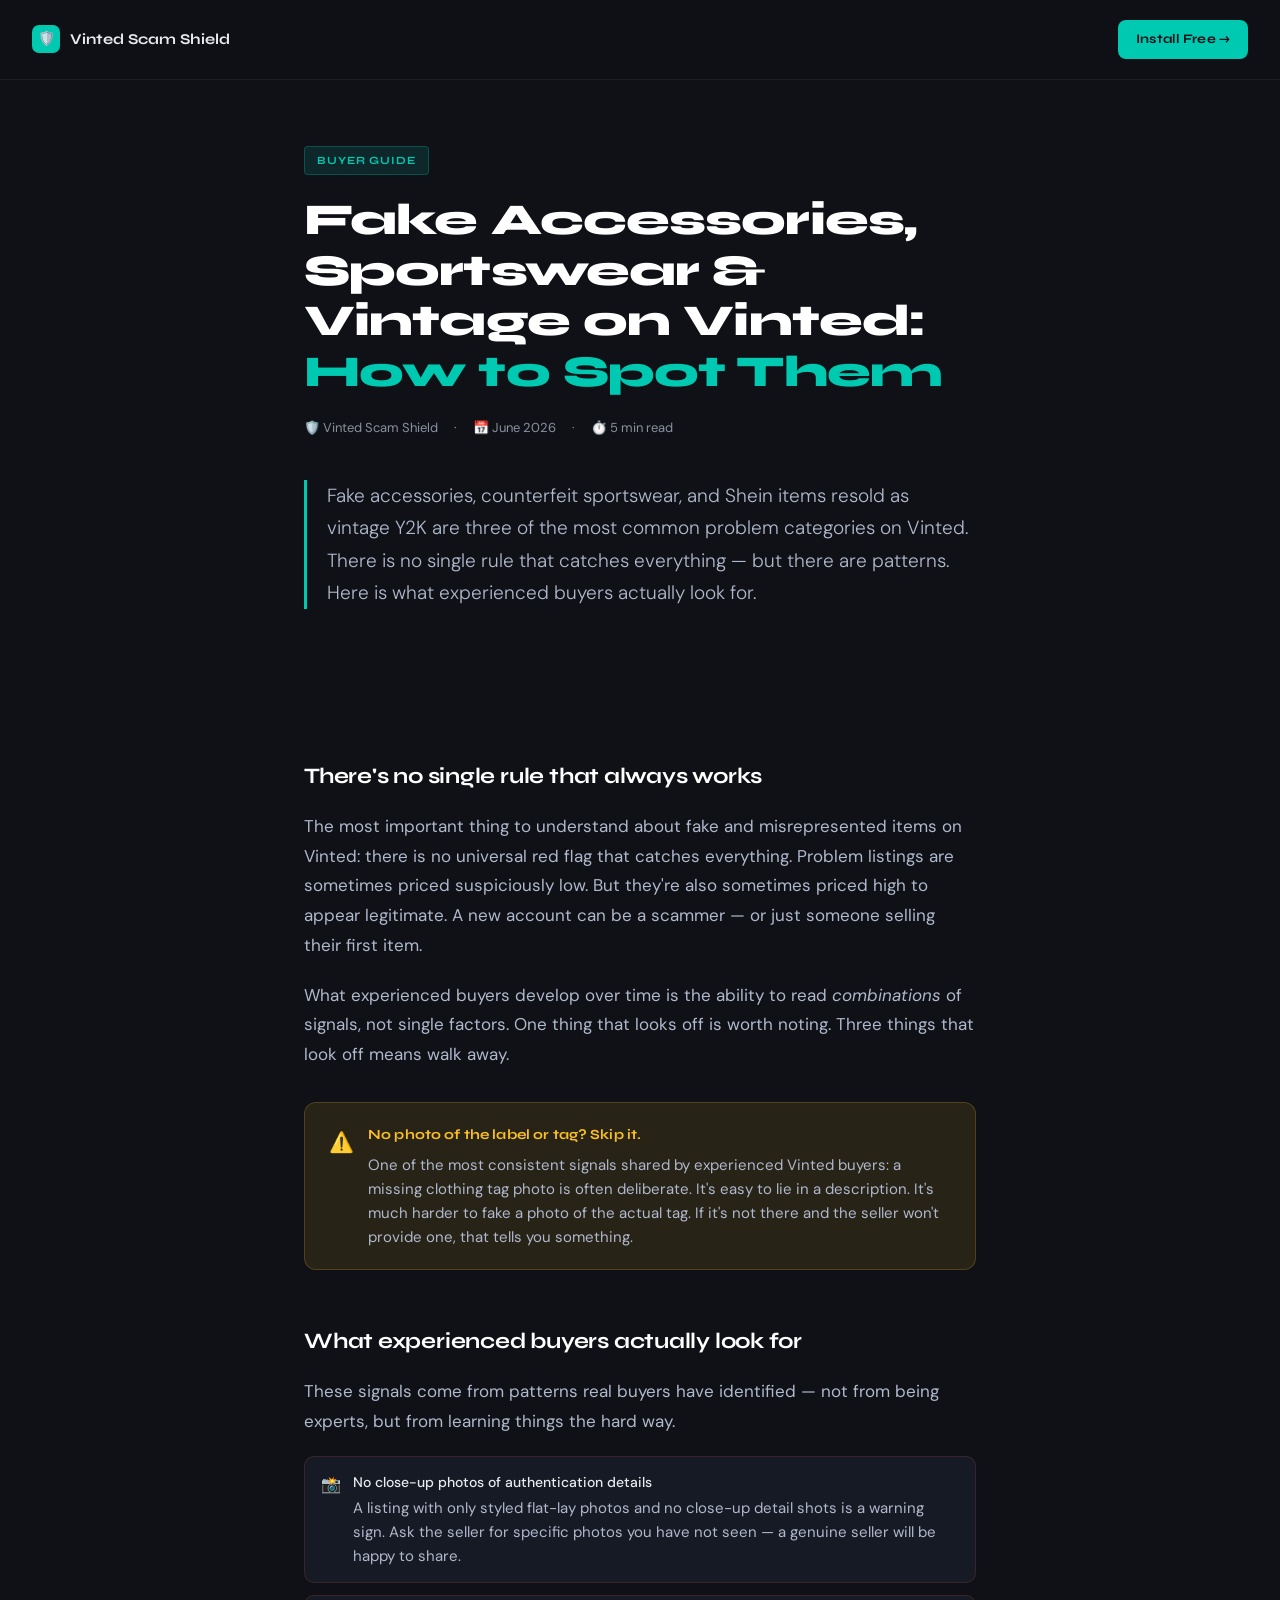
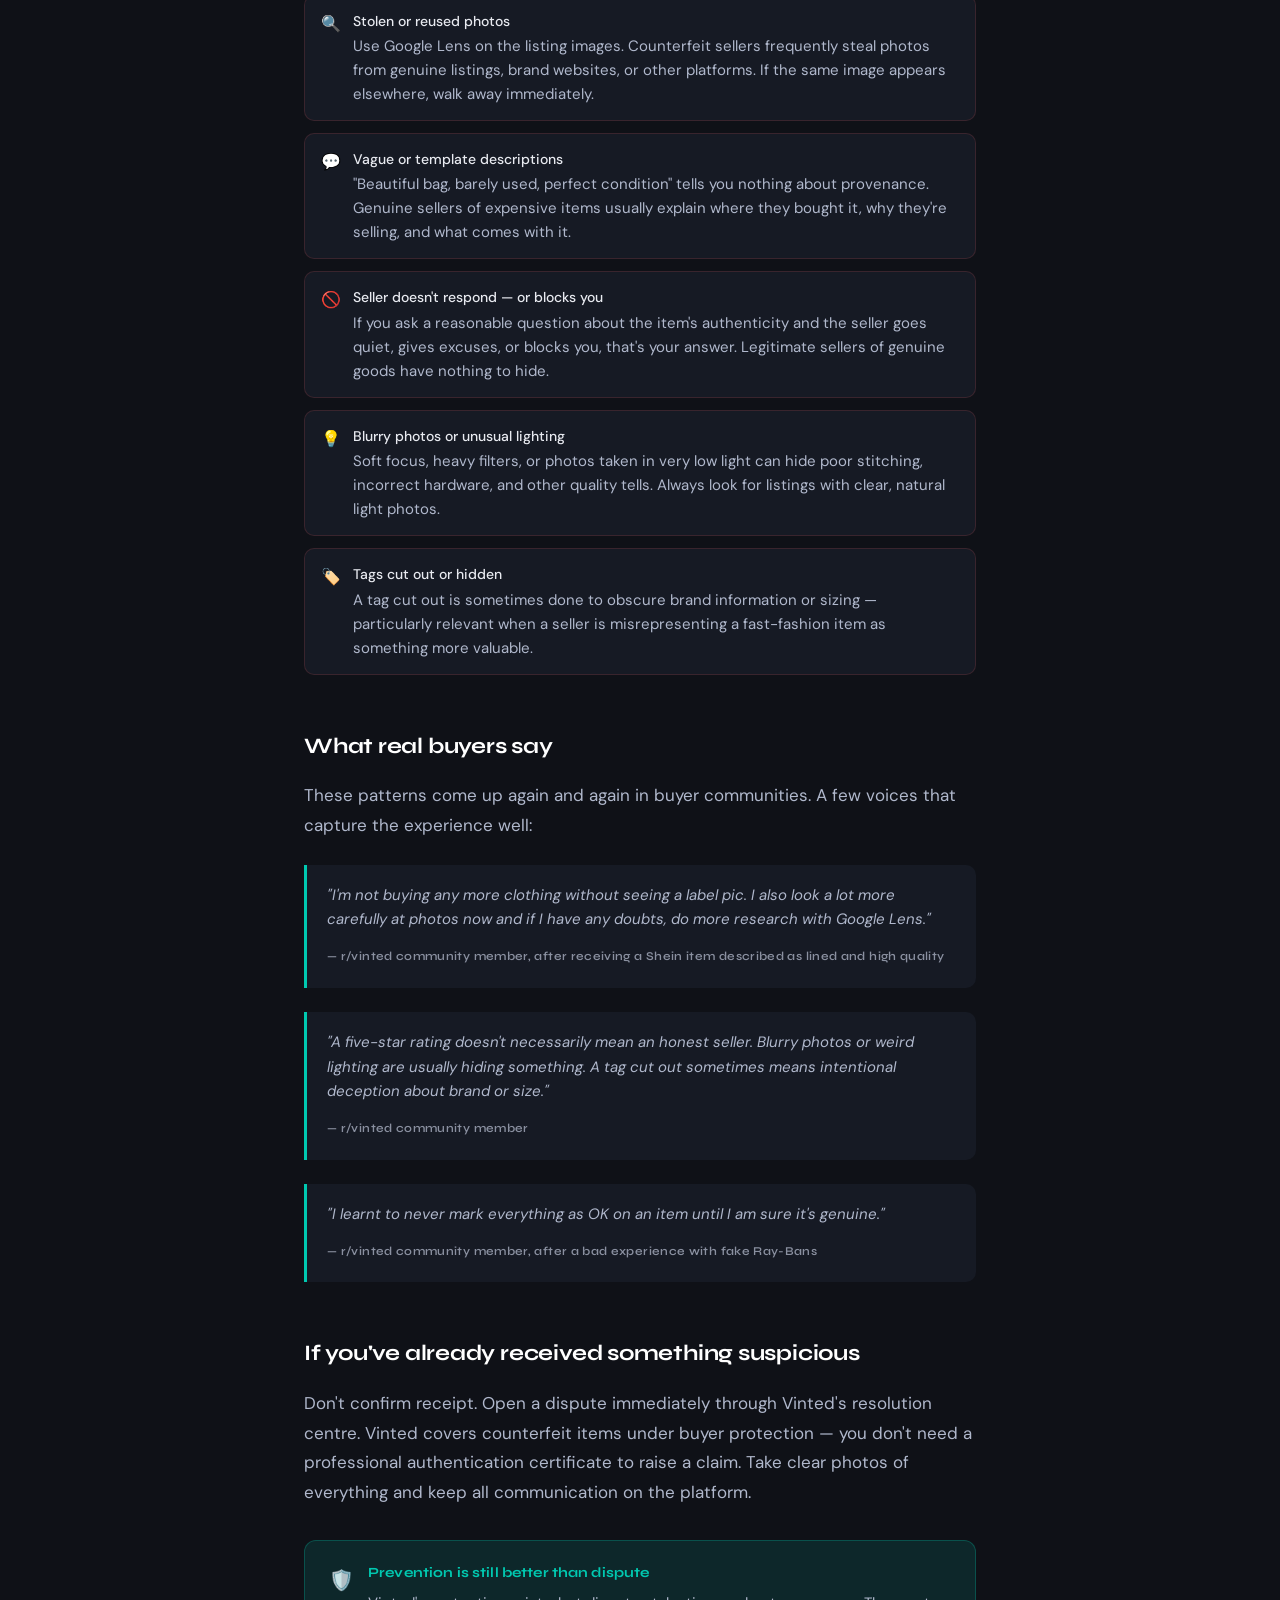
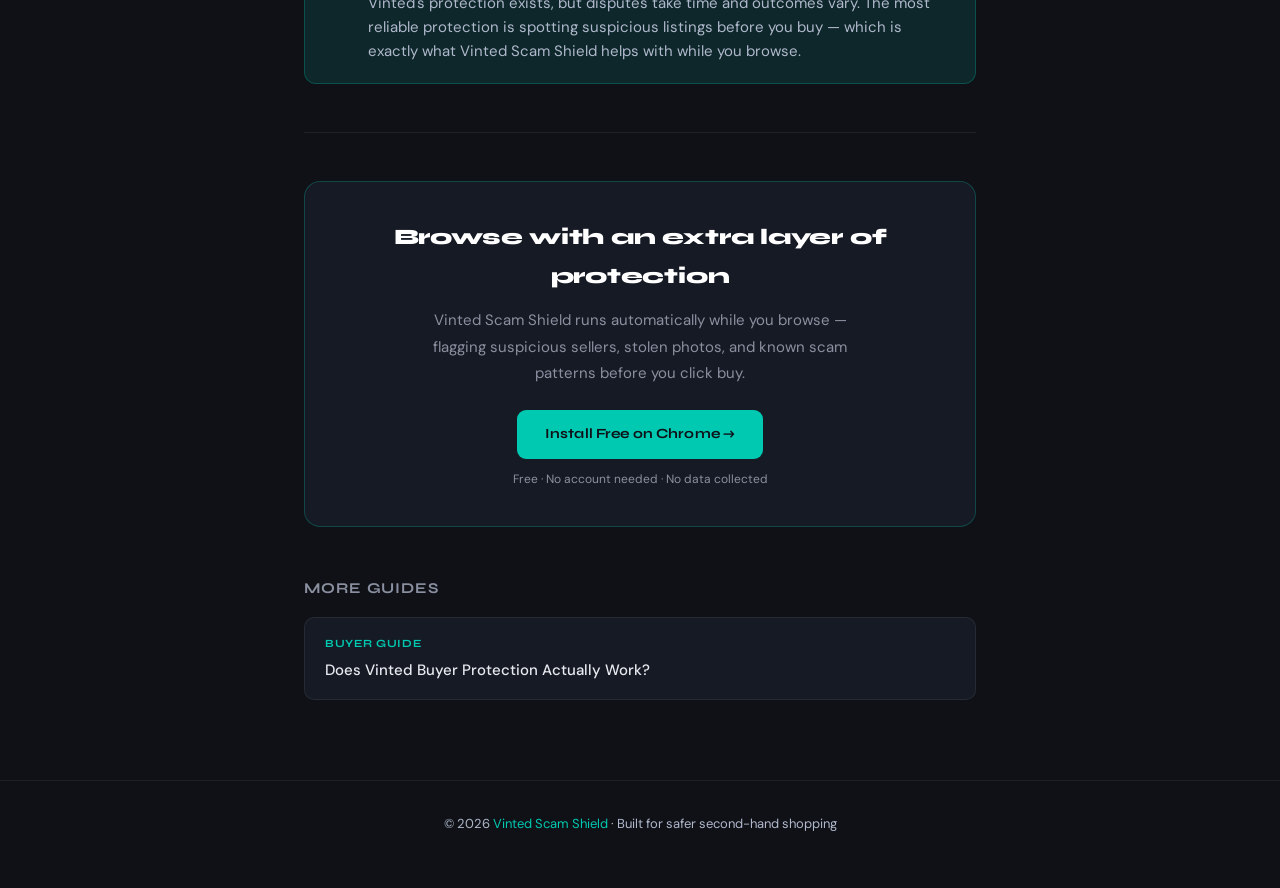
<file: blog/fake-accessories-sportswear-vintage-on-vinted/index.html>
<!DOCTYPE html>
<html lang="en">
<head>
  <meta charset="UTF-8">
  <meta name="viewport" content="width=device-width, initial-scale=1.0">
  <title>Fake Accessories, Sportswear &amp; Vintage on Vinted: How to Spot Them | Vinted Scam Shield</title>
  <meta name="description" content="Fake Dior, Chanel and Louis Vuitton are everywhere on Vinted. Real buyers share what they've learned — and when to use Vinted's own verification service.">
  <meta name="keywords" content="fake sunglasses vinted, fake ray-bans vinted, counterfeit nike vinted, fake sportswear vinted, misrepresented vintage vinted, shein sold as vintage vinted, spot fake vinted">
  <meta property="og:title" content="How to Spot Fake and Misrepresented Items on Vinted">
  <meta property="og:description" content="Fake designer items are the most common scam on Vinted. Here's what experienced buyers look for — and when to let Vinted's verification do the work.">
  <meta property="og:type" content="article">
  <link rel="canonical" href="https://vintedscamshield.com/blog/fake-accessories-sportswear-vintage-on-vinted">

  <link rel="preconnect" href="https://fonts.googleapis.com">
  <link href="https://fonts.googleapis.com/css2?family=Syne:wght@400;600;700;800&family=DM+Sans:ital,wght@0,300;0,400;0,500;1,300&display=swap" rel="stylesheet">

  <style>
    :root {
      --bg: #0f1117;
      --bg2: #161a24;
      --bg3: #1e2330;
      --teal: #00c9b1;
      --teal-dim: rgba(0,201,177,0.12);
      --teal-border: rgba(0,201,177,0.25);
      --text: #e8eaf0;
      --text-muted: #8a90a0;
      --text-dim: #b0b8cc;
      --red: #ff5c5c;
      --red-dim: rgba(255,92,92,0.1);
      --green: #4ade80;
      --green-dim: rgba(74,222,128,0.1);
      --yellow: #fbbf24;
      --yellow-dim: rgba(251,191,36,0.1);
      --max-w: 720px;
    }

    * { box-sizing: border-box; margin: 0; padding: 0; }

    body {
      background: var(--bg);
      color: var(--text);
      font-family: 'DM Sans', sans-serif;
      font-size: 17px;
      line-height: 1.75;
      -webkit-font-smoothing: antialiased;
    }

    nav {
      display: flex;
      align-items: center;
      justify-content: space-between;
      padding: 20px 32px;
      border-bottom: 1px solid rgba(255,255,255,0.06);
      position: sticky;
      top: 0;
      background: rgba(15,17,23,0.92);
      backdrop-filter: blur(12px);
      z-index: 100;
    }
    .nav-logo {
      display: flex;
      align-items: center;
      gap: 10px;
      text-decoration: none;
      color: var(--text);
      font-family: 'Syne', sans-serif;
      font-weight: 700;
      font-size: 15px;
    }
    .nav-logo-icon {
      width: 28px;
      height: 28px;
      background: var(--teal);
      border-radius: 7px;
      display: flex;
      align-items: center;
      justify-content: center;
      font-size: 14px;
    }
    .nav-cta {
      background: var(--teal);
      color: #0f1117;
      font-family: 'Syne', sans-serif;
      font-weight: 700;
      font-size: 13px;
      padding: 8px 18px;
      border-radius: 8px;
      text-decoration: none;
      letter-spacing: 0.01em;
      transition: opacity 0.2s;
    }
    .nav-cta:hover { opacity: 0.85; }

    .article-hero {
      max-width: var(--max-w);
      margin: 0 auto;
      padding: 64px 24px 48px;
    }
    .article-tag {
      display: inline-block;
      background: var(--teal-dim);
      color: var(--teal);
      border: 1px solid var(--teal-border);
      font-family: 'Syne', sans-serif;
      font-size: 11px;
      font-weight: 700;
      letter-spacing: 0.08em;
      text-transform: uppercase;
      padding: 4px 12px;
      border-radius: 4px;
      margin-bottom: 20px;
    }
    h1 {
      font-family: 'Syne', sans-serif;
      font-size: clamp(28px, 5vw, 44px);
      font-weight: 800;
      line-height: 1.15;
      letter-spacing: -0.02em;
      margin-bottom: 20px;
      color: #fff;
    }
    h1 span { color: var(--teal); }

    .article-meta {
      display: flex;
      align-items: center;
      gap: 16px;
      color: var(--text-muted);
      font-size: 13px;
      margin-bottom: 40px;
    }

    .article-intro {
      font-size: 19px;
      line-height: 1.7;
      color: var(--text-dim);
      font-weight: 300;
      border-left: 3px solid var(--teal);
      padding-left: 20px;
      margin-bottom: 48px;
    }

    .article-body {
      max-width: var(--max-w);
      margin: 0 auto;
      padding: 0 24px 80px;
    }

    h2 {
      font-family: 'Syne', sans-serif;
      font-size: 22px;
      font-weight: 700;
      color: #fff;
      margin: 52px 0 16px;
      letter-spacing: -0.01em;
    }

    h3 {
      font-family: 'Syne', sans-serif;
      font-size: 17px;
      font-weight: 600;
      color: var(--text);
      margin: 32px 0 10px;
    }

    p { color: var(--text-dim); margin-bottom: 20px; }
    strong { color: var(--text); font-weight: 500; }

    .callout {
      border-radius: 12px;
      padding: 20px 24px;
      margin: 32px 0;
      display: flex;
      gap: 14px;
    }
    .callout-icon { font-size: 20px; flex-shrink: 0; margin-top: 2px; }
    .callout-body { flex: 1; }
    .callout-body strong {
      display: block;
      font-family: 'Syne', sans-serif;
      font-size: 14px;
      font-weight: 700;
      margin-bottom: 6px;
      letter-spacing: 0.01em;
    }
    .callout-body p { margin: 0; font-size: 15px; line-height: 1.6; }
    .callout.red { background: var(--red-dim); border: 1px solid rgba(255,92,92,0.2); }
    .callout.red .callout-body strong { color: var(--red); }
    .callout.yellow { background: var(--yellow-dim); border: 1px solid rgba(251,191,36,0.2); }
    .callout.yellow .callout-body strong { color: var(--yellow); }
    .callout.teal { background: var(--teal-dim); border: 1px solid var(--teal-border); }
    .callout.teal .callout-body strong { color: var(--teal); }
    .callout.green { background: var(--green-dim); border: 1px solid rgba(74,222,128,0.2); }
    .callout.green .callout-body strong { color: var(--green); }

    /* QUOTE CARDS */
    .quote-card {
      background: var(--bg2);
      border-left: 3px solid var(--teal);
      border-radius: 0 10px 10px 0;
      padding: 18px 20px;
      margin: 24px 0;
    }
    .quote-card p {
      font-size: 15px;
      color: var(--text-dim);
      font-style: italic;
      margin: 0 0 8px;
      line-height: 1.65;
    }
    .quote-card span {
      font-size: 12px;
      color: var(--text-muted);
      font-family: 'Syne', sans-serif;
      font-weight: 600;
      letter-spacing: 0.03em;
    }

    /* RED FLAGS LIST */
    .redflag-list {
      list-style: none;
      margin: 20px 0 28px;
      display: flex;
      flex-direction: column;
      gap: 12px;
    }
    .redflag-list li {
      display: flex;
      align-items: flex-start;
      gap: 12px;
      background: var(--bg2);
      border: 1px solid rgba(255,92,92,0.15);
      border-radius: 10px;
      padding: 14px 16px;
      font-size: 15px;
      color: var(--text-dim);
      line-height: 1.6;
    }
    .redflag-list li .flag-emoji { font-size: 16px; flex-shrink: 0; margin-top: 1px; }
    .redflag-list li strong { display: block; color: var(--text); margin-bottom: 2px; font-size: 14px; }

    hr {
      border: none;
      border-top: 1px solid rgba(255,255,255,0.07);
      margin: 48px 0;
    }

    .cta-block {
      background: var(--bg2);
      border: 1px solid var(--teal-border);
      border-radius: 16px;
      padding: 36px 32px;
      margin: 48px 0;
      text-align: center;
    }
    .cta-block h3 {
      font-family: 'Syne', sans-serif;
      font-size: 22px;
      font-weight: 800;
      color: #fff;
      margin: 0 0 12px;
      letter-spacing: -0.01em;
    }
    .cta-block p {
      font-size: 15px;
      color: var(--text-muted);
      margin: 0 0 24px;
      max-width: 440px;
      margin-left: auto;
      margin-right: auto;
    }
    .cta-btn {
      display: inline-block;
      background: var(--teal);
      color: #0f1117;
      font-family: 'Syne', sans-serif;
      font-weight: 700;
      font-size: 14px;
      padding: 12px 28px;
      border-radius: 9px;
      text-decoration: none;
      letter-spacing: 0.01em;
      transition: opacity 0.2s;
    }
    .cta-btn:hover { opacity: 0.85; }
    .cta-note {
      display: block;
      margin-top: 10px;
      font-size: 12px;
      color: var(--text-muted);
    }

    .related { margin: 48px 0 0; }
    .related h3 {
      font-family: 'Syne', sans-serif;
      font-size: 15px;
      font-weight: 700;
      color: var(--text-muted);
      text-transform: uppercase;
      letter-spacing: 0.06em;
      margin-bottom: 16px;
    }
    .related-link {
      display: block;
      background: var(--bg2);
      border: 1px solid rgba(255,255,255,0.07);
      border-radius: 10px;
      padding: 16px 20px;
      text-decoration: none;
      transition: border-color 0.2s;
    }
    .related-link:hover { border-color: var(--teal-border); }
    .related-link span {
      font-size: 11px;
      font-family: 'Syne', sans-serif;
      font-weight: 700;
      letter-spacing: 0.06em;
      text-transform: uppercase;
      color: var(--teal);
      display: block;
      margin-bottom: 4px;
    }
    .related-link p { font-size: 15px; color: var(--text); margin: 0; font-weight: 500; }

    footer {
      border-top: 1px solid rgba(255,255,255,0.06);
      padding: 32px 24px;
      text-align: center;
      color: var(--text-muted);
      font-size: 13px;
    }
    footer a { color: var(--teal); text-decoration: none; }

    @media (max-width: 600px) {
      nav { padding: 16px 20px; }
      .article-hero { padding: 40px 20px 32px; }
    }
  </style>
</head>
<body>

<nav>
  <a href="https://vintedscamshield.com" class="nav-logo">
    <div class="nav-logo-icon">🛡️</div>
    Vinted Scam Shield
  </a>
  <a href="https://chromewebstore.google.com/detail/vinted-scam-shield/ffdkgcechcedjmnbiljfffjoeikpfffk" class="nav-cta">Install Free →</a>
</nav>

<article>
  <header class="article-hero">
    <div class="article-tag">Buyer Guide</div>
    <h1>Fake Accessories, Sportswear &amp; Vintage on Vinted: <span>How to Spot Them</span></h1>
    <div class="article-meta">
      <span>🛡️ Vinted Scam Shield</span>
      <span>·</span>
      <span>📅 June 2026</span>
      <span>·</span>
      <span>⏱️ 5 min read</span>
    </div>
    <p class="article-intro">
      Fake accessories, counterfeit sportswear, and Shein items resold as vintage Y2K are three of the most common problem categories on Vinted. There is no single rule that catches everything — but there are patterns. Here is what experienced buyers actually look for.
    </p>
  </header>

  <div class="article-body">

    <h2>There's no single rule that always works</h2>
    <p>The most important thing to understand about fake and misrepresented items on Vinted: there is no universal red flag that catches everything. Problem listings are sometimes priced suspiciously low. But they're also sometimes priced high to appear legitimate. A new account can be a scammer — or just someone selling their first item.</p>
    <p>What experienced buyers develop over time is the ability to read <em>combinations</em> of signals, not single factors. One thing that looks off is worth noting. Three things that look off means walk away.</p>

    <div class="callout yellow">
      <div class="callout-icon">⚠️</div>
      <div class="callout-body">
        <strong>No photo of the label or tag? Skip it.</strong>
        <p>One of the most consistent signals shared by experienced Vinted buyers: a missing clothing tag photo is often deliberate. It's easy to lie in a description. It's much harder to fake a photo of the actual tag. If it's not there and the seller won't provide one, that tells you something.</p>
      </div>
    </div>

    <h2>What experienced buyers actually look for</h2>
    <p>These signals come from patterns real buyers have identified — not from being experts, but from learning things the hard way.</p>

    <ul class="redflag-list">
      <li>
        <span class="flag-emoji">📸</span>
        <div><strong>No close-up photos of authentication details</strong>A listing with only styled flat-lay photos and no close-up detail shots is a warning sign. Ask the seller for specific photos you have not seen — a genuine seller will be happy to share.</div>
      </li>
      <li>
        <span class="flag-emoji">🔍</span>
        <div><strong>Stolen or reused photos</strong>Use Google Lens on the listing images. Counterfeit sellers frequently steal photos from genuine listings, brand websites, or other platforms. If the same image appears elsewhere, walk away immediately.</div>
      </li>
      <li>
        <span class="flag-emoji">💬</span>
        <div><strong>Vague or template descriptions</strong>"Beautiful bag, barely used, perfect condition" tells you nothing about provenance. Genuine sellers of expensive items usually explain where they bought it, why they're selling, and what comes with it.</div>
      </li>
      <li>
        <span class="flag-emoji">🚫</span>
        <div><strong>Seller doesn't respond — or blocks you</strong>If you ask a reasonable question about the item's authenticity and the seller goes quiet, gives excuses, or blocks you, that's your answer. Legitimate sellers of genuine goods have nothing to hide.</div>
      </li>
      <li>
        <span class="flag-emoji">💡</span>
        <div><strong>Blurry photos or unusual lighting</strong>Soft focus, heavy filters, or photos taken in very low light can hide poor stitching, incorrect hardware, and other quality tells. Always look for listings with clear, natural light photos.</div>
      </li>
      <li>
        <span class="flag-emoji">🏷️</span>
        <div><strong>Tags cut out or hidden</strong>A tag cut out is sometimes done to obscure brand information or sizing — particularly relevant when a seller is misrepresenting a fast-fashion item as something more valuable.</div>
      </li>
    </ul>

    <h2>What real buyers say</h2>
    <p>These patterns come up again and again in buyer communities. A few voices that capture the experience well:</p>

    <div class="quote-card">
      <p>"I'm not buying any more clothing without seeing a label pic. I also look a lot more carefully at photos now and if I have any doubts, do more research with Google Lens."</p>
      <span>— r/vinted community member, after receiving a Shein item described as lined and high quality</span>
    </div>

    <div class="quote-card">
      <p>"A five-star rating doesn't necessarily mean an honest seller. Blurry photos or weird lighting are usually hiding something. A tag cut out sometimes means intentional deception about brand or size."</p>
      <span>— r/vinted community member</span>
    </div>

    <div class="quote-card">
      <p>"I learnt to never mark everything as OK on an item until I am sure it's genuine."</p>
      <span>— r/vinted community member, after a bad experience with fake Ray-Bans</span>
    </div>

    

    <h2>If you've already received something suspicious</h2>
    <p>Don't confirm receipt. Open a dispute immediately through Vinted's resolution centre. Vinted covers counterfeit items under buyer protection — you don't need a professional authentication certificate to raise a claim. Take clear photos of everything and keep all communication on the platform.</p>

    <div class="callout teal">
      <div class="callout-icon">🛡️</div>
      <div class="callout-body">
        <strong>Prevention is still better than dispute</strong>
        <p>Vinted's protection exists, but disputes take time and outcomes vary. The most reliable protection is spotting suspicious listings before you buy — which is exactly what Vinted Scam Shield helps with while you browse.</p>
      </div>
    </div>

    <hr>

    <div class="cta-block">
      <h3>Browse with an extra layer of protection</h3>
      <p>Vinted Scam Shield runs automatically while you browse — flagging suspicious sellers, stolen photos, and known scam patterns before you click buy.</p>
      <a href="https://chromewebstore.google.com/detail/vinted-scam-shield/ffdkgcechcedjmnbiljfffjoeikpfffk" class="cta-btn">Install Free on Chrome →</a>
      <span class="cta-note">Free · No account needed · No data collected</span>
    </div>

    <div class="related">
      <h3>More guides</h3>
      <a href="/blog/does-vinted-buyer-protection-actually-work/" class="related-link">
        <span>Buyer Guide</span>
        <p>Does Vinted Buyer Protection Actually Work?</p>
      </a>
    </div>

  </div>
</article>

<footer>
  <p>© 2026 <a href="https://vintedscamshield.com">Vinted Scam Shield</a> · Built for safer second-hand shopping</p>
</footer>

</body>
</html>
</file>
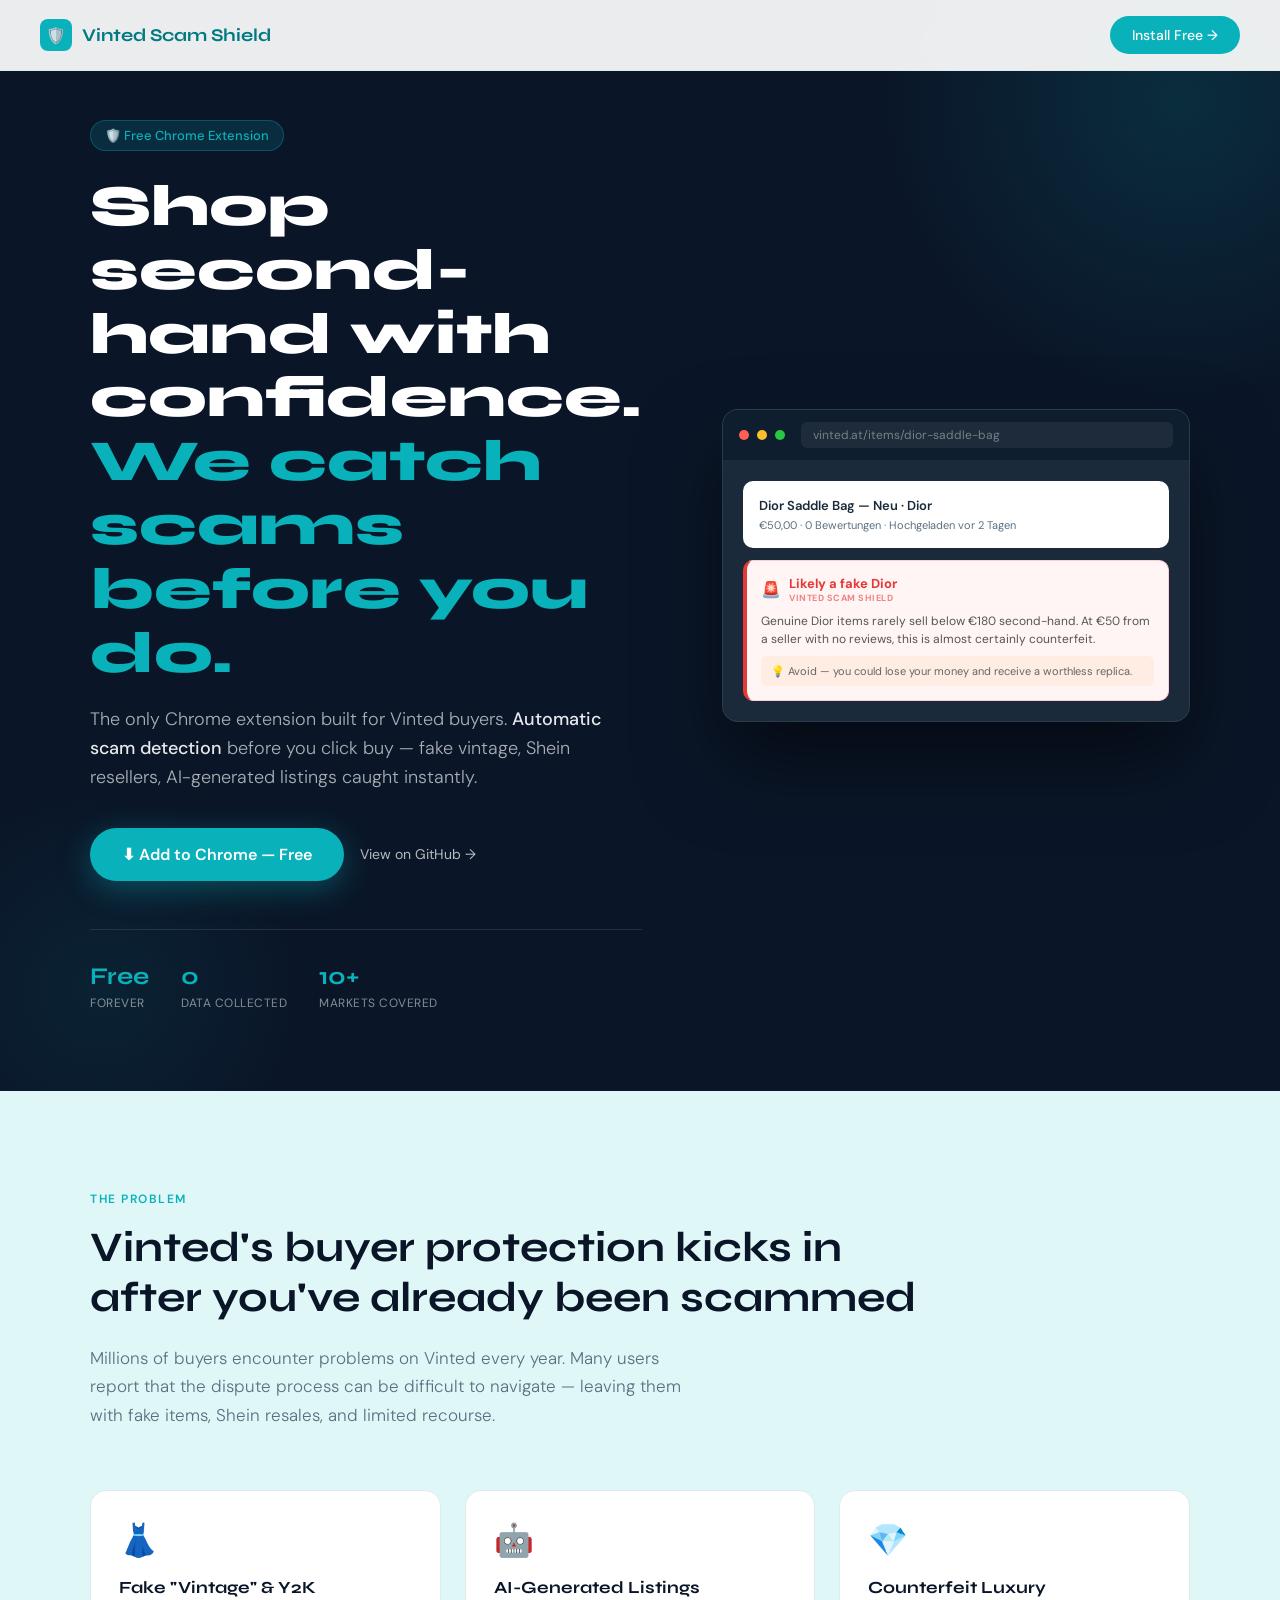
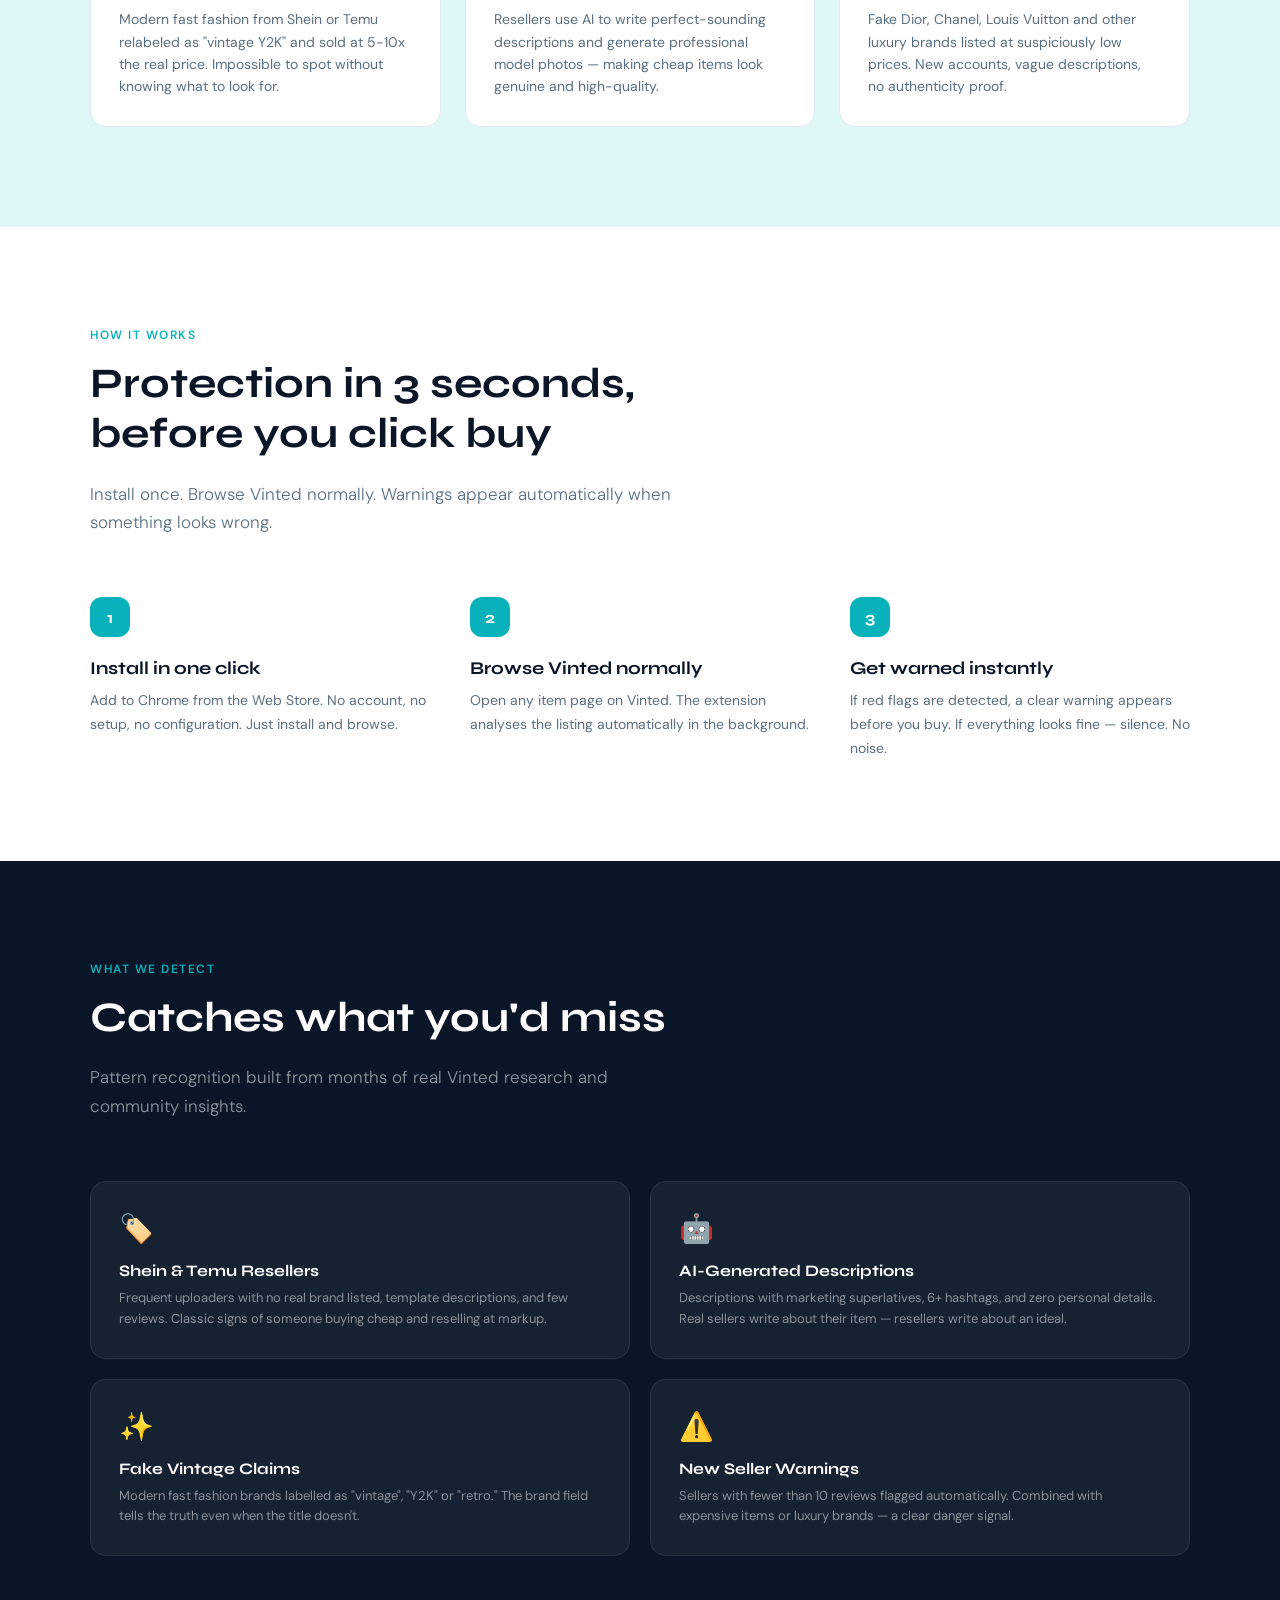
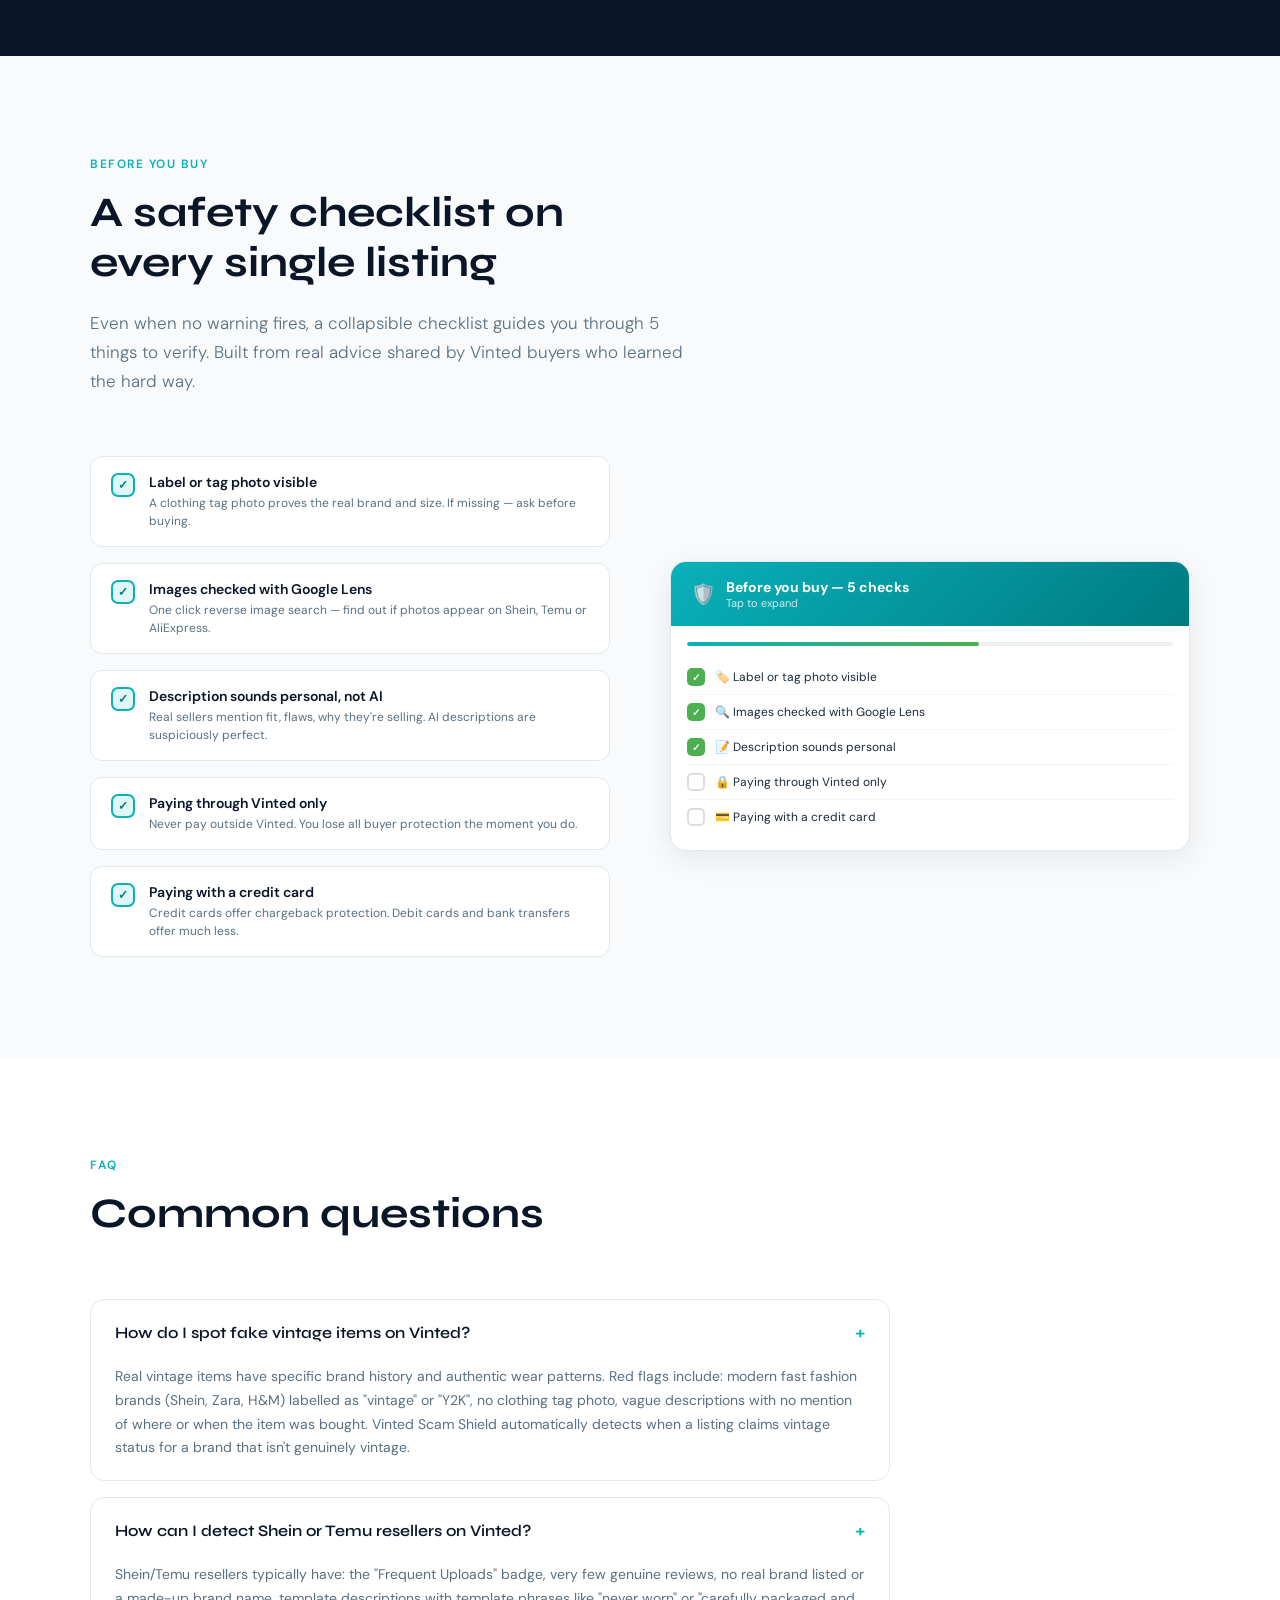
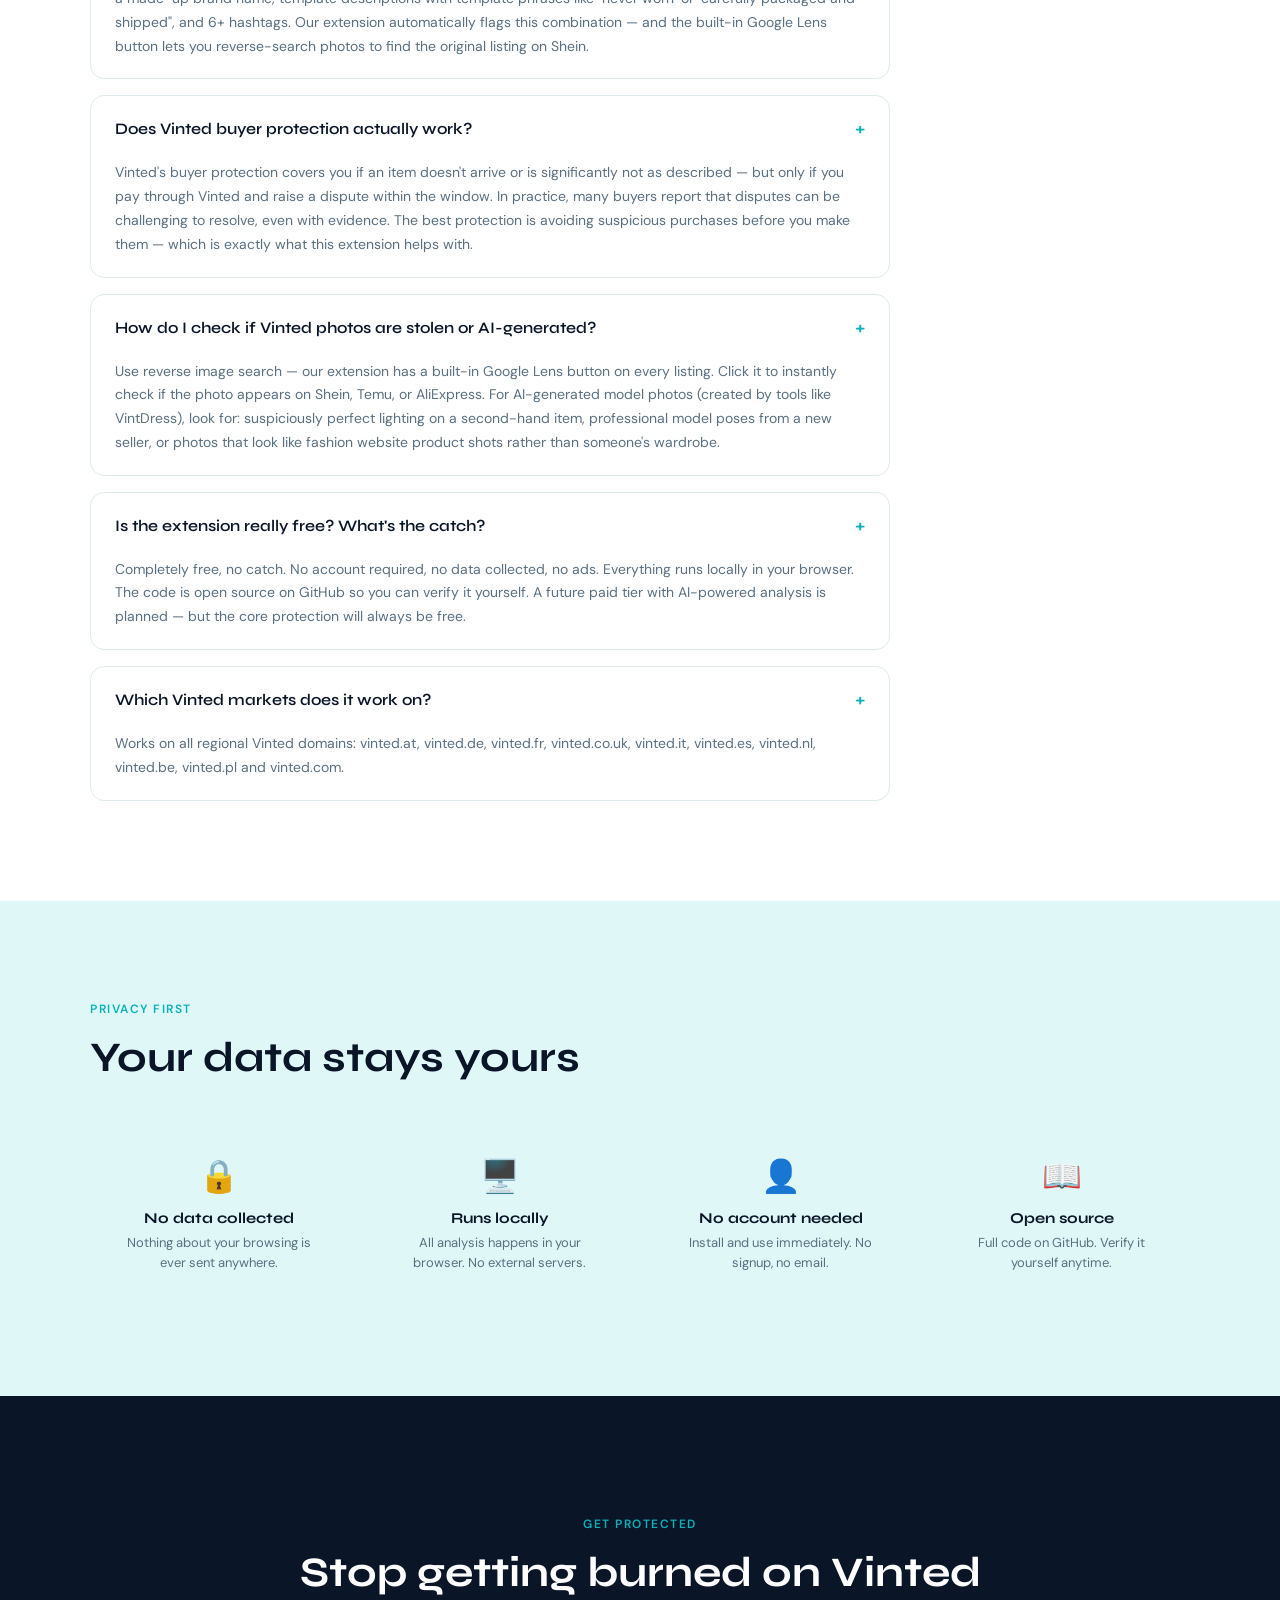
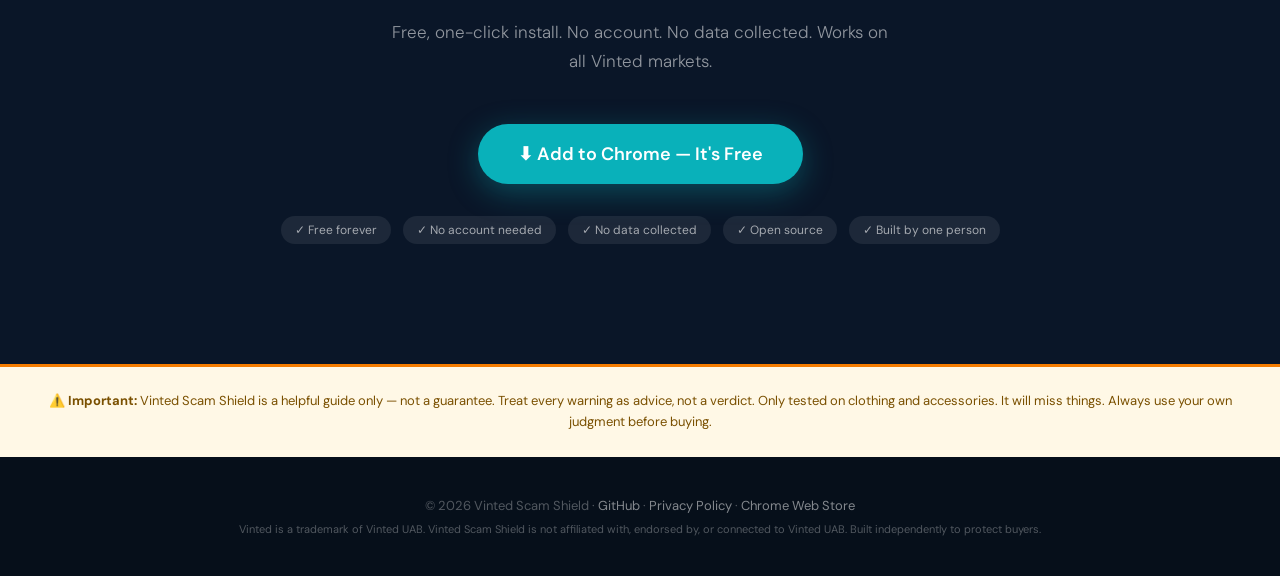
<file: index (1).html>
<!DOCTYPE html>
<html lang="en">
<head>
  <meta charset="UTF-8">
  <meta name="viewport" content="width=device-width, initial-scale=1.0">
  <title>Vinted Scam Shield — Protect Yourself Before You Buy</title>
  <meta name="description" content="Free Chrome extension that detects scams on Vinted automatically. Spots fake vintage, Shein resellers, AI-generated listings and suspicious sellers before you click buy.">
  <meta name="keywords" content="vinted scam, vinted scam detection, vinted fake items, vinted shein reseller, vinted buyer protection, vinted chrome extension">
  <meta property="og:title" content="Vinted Scam Shield — Free Scam Detection for Vinted Shoppers">
  <meta property="og:description" content="Shop second-hand with confidence. Free Chrome extension that catches scams before you buy.">
  <link rel="preconnect" href="https://fonts.googleapis.com">
  <link href="https://fonts.googleapis.com/css2?family=Syne:wght@400;600;700;800&family=DM+Sans:ital,wght@0,300;0,400;0,500;1,300&display=swap" rel="stylesheet">
  <style>
    :root {
      --teal: #09B1BA;
      --teal-dark: #007A82;
      --teal-light: #E0F7F8;
      --dark: #0A1628;
      --dark-mid: #132238;
      --text: #1a2a3a;
      --text-muted: #5a7080;
      --warning: #F57C00;
      --danger: #E53935;
      --white: #ffffff;
      --border: #e0eaed;
    }

    * { margin: 0; padding: 0; box-sizing: border-box; }

    html { scroll-behavior: smooth; }

    body {
      font-family: 'DM Sans', sans-serif;
      color: var(--text);
      background: var(--white);
      overflow-x: hidden;
    }

    /* ── NAV ── */
    nav {
      position: fixed;
      top: 0; left: 0; right: 0;
      z-index: 100;
      padding: 16px 40px;
      display: flex;
      align-items: center;
      justify-content: space-between;
      background: rgba(255,255,255,0.92);
      backdrop-filter: blur(12px);
      border-bottom: 1px solid var(--border);
    }

    .nav-logo {
      display: flex;
      align-items: center;
      gap: 10px;
      font-family: 'Syne', sans-serif;
      font-weight: 700;
      font-size: 18px;
      color: var(--teal-dark);
      text-decoration: none;
    }

    .nav-logo .shield {
      width: 32px; height: 32px;
      background: var(--teal);
      border-radius: 8px;
      display: flex; align-items: center; justify-content: center;
      color: white;
      font-size: 16px;
    }

    .nav-cta {
      background: var(--teal);
      color: white;
      padding: 10px 22px;
      border-radius: 50px;
      font-size: 14px;
      font-weight: 500;
      text-decoration: none;
      transition: background 0.2s, transform 0.2s;
    }

    .nav-cta:hover {
      background: var(--teal-dark);
      transform: translateY(-1px);
    }

    /* ── HERO ── */
    .hero {
      min-height: 100vh;
      background: var(--dark);
      position: relative;
      overflow: hidden;
      display: flex;
      align-items: center;
      padding: 120px 40px 80px;
    }

    .hero::before {
      content: '';
      position: absolute;
      top: -200px; right: -200px;
      width: 600px; height: 600px;
      background: radial-gradient(circle, rgba(9,177,186,0.15) 0%, transparent 70%);
      border-radius: 50%;
    }

    .hero::after {
      content: '';
      position: absolute;
      bottom: -100px; left: -100px;
      width: 400px; height: 400px;
      background: radial-gradient(circle, rgba(9,177,186,0.08) 0%, transparent 70%);
      border-radius: 50%;
    }

    .hero-inner {
      max-width: 1100px;
      margin: 0 auto;
      display: grid;
      grid-template-columns: 1fr 1fr;
      gap: 80px;
      align-items: center;
      position: relative;
      z-index: 1;
    }

    .hero-badge {
      display: inline-flex;
      align-items: center;
      gap: 8px;
      background: rgba(9,177,186,0.15);
      border: 1px solid rgba(9,177,186,0.3);
      color: var(--teal);
      padding: 6px 14px;
      border-radius: 50px;
      font-size: 13px;
      font-weight: 500;
      margin-bottom: 24px;
    }

    .hero h1 {
      font-family: 'Syne', sans-serif;
      font-size: clamp(36px, 5vw, 58px);
      font-weight: 800;
      color: white;
      line-height: 1.1;
      margin-bottom: 20px;
    }

    .hero h1 span {
      color: var(--teal);
    }

    .hero-sub {
      font-size: 18px;
      color: rgba(255,255,255,0.65);
      line-height: 1.6;
      margin-bottom: 36px;
      font-weight: 300;
    }

    .hero-sub strong {
      color: rgba(255,255,255,0.9);
      font-weight: 500;
    }

    .hero-actions {
      display: flex;
      gap: 16px;
      flex-wrap: wrap;
      align-items: center;
    }

    .btn-primary {
      background: var(--teal);
      color: white;
      padding: 16px 32px;
      border-radius: 50px;
      font-size: 16px;
      font-weight: 600;
      text-decoration: none;
      display: inline-flex;
      align-items: center;
      gap: 10px;
      transition: all 0.2s;
      box-shadow: 0 8px 30px rgba(9,177,186,0.35);
    }

    .btn-primary:hover {
      background: var(--teal-dark);
      transform: translateY(-2px);
      box-shadow: 0 12px 40px rgba(9,177,186,0.45);
    }

    .btn-ghost {
      color: rgba(255,255,255,0.7);
      font-size: 14px;
      text-decoration: none;
      display: inline-flex;
      align-items: center;
      gap: 6px;
      transition: color 0.2s;
    }

    .btn-ghost:hover { color: white; }

    .hero-stats {
      display: flex;
      gap: 32px;
      margin-top: 48px;
      padding-top: 32px;
      border-top: 1px solid rgba(255,255,255,0.1);
    }

    .stat {
      display: flex;
      flex-direction: column;
      gap: 4px;
    }

    .stat-num {
      font-family: 'Syne', sans-serif;
      font-size: 24px;
      font-weight: 700;
      color: var(--teal);
    }

    .stat-label {
      font-size: 12px;
      color: rgba(255,255,255,0.5);
      text-transform: uppercase;
      letter-spacing: 0.5px;
    }

    /* Hero visual */
    .hero-visual {
      position: relative;
    }

    .mock-browser {
      background: #1a2a3a;
      border-radius: 16px;
      overflow: hidden;
      box-shadow: 0 40px 80px rgba(0,0,0,0.5);
      border: 1px solid rgba(255,255,255,0.08);
    }

    .browser-bar {
      background: #0f1e2e;
      padding: 12px 16px;
      display: flex;
      align-items: center;
      gap: 8px;
      border-bottom: 1px solid rgba(255,255,255,0.06);
    }

    .browser-dot {
      width: 10px; height: 10px;
      border-radius: 50%;
    }

    .browser-dot.red { background: #ff5f57; }
    .browser-dot.yellow { background: #febc2e; }
    .browser-dot.green { background: #28c840; }

    .browser-url {
      flex: 1;
      background: rgba(255,255,255,0.06);
      border-radius: 6px;
      padding: 5px 12px;
      font-size: 12px;
      color: rgba(255,255,255,0.4);
      margin-left: 8px;
    }

    .browser-content {
      padding: 20px;
    }

    .mock-listing {
      background: white;
      border-radius: 10px;
      padding: 16px;
      margin-bottom: 12px;
    }

    .mock-listing-title {
      font-size: 13px;
      font-weight: 600;
      color: var(--text);
      margin-bottom: 4px;
    }

    .mock-listing-meta {
      font-size: 11px;
      color: var(--text-muted);
    }

    .mock-warning {
      background: #FFF5F5;
      border: 1.5px solid #FFCDD2;
      border-left: 4px solid var(--danger);
      border-radius: 10px;
      padding: 14px;
      animation: slideIn 0.5s ease 0.3s both;
    }

    @keyframes slideIn {
      from { opacity: 0; transform: translateX(20px); }
      to { opacity: 1; transform: translateX(0); }
    }

    .warning-header {
      display: flex;
      align-items: center;
      gap: 8px;
      margin-bottom: 8px;
    }

    .warning-icon { font-size: 16px; }

    .warning-title {
      font-size: 13px;
      font-weight: 700;
      color: var(--danger);
    }

    .warning-badge {
      font-size: 9px;
      font-weight: 700;
      color: var(--danger);
      opacity: 0.6;
      text-transform: uppercase;
      letter-spacing: 0.5px;
    }

    .warning-text {
      font-size: 12px;
      color: #555;
      line-height: 1.5;
      margin-bottom: 8px;
    }

    .warning-tip {
      background: rgba(245,124,0,0.08);
      border-radius: 6px;
      padding: 8px 10px;
      font-size: 11px;
      color: #666;
      display: flex;
      gap: 6px;
    }

    /* ── SECTION BASE ── */
    section {
      padding: 100px 40px;
    }

    .container {
      max-width: 1100px;
      margin: 0 auto;
    }

    .section-label {
      font-size: 12px;
      font-weight: 600;
      text-transform: uppercase;
      letter-spacing: 1.5px;
      color: var(--teal);
      margin-bottom: 16px;
    }

    .section-title {
      font-family: 'Syne', sans-serif;
      font-size: clamp(28px, 4vw, 42px);
      font-weight: 700;
      color: var(--dark);
      line-height: 1.2;
      margin-bottom: 20px;
    }

    .section-sub {
      font-size: 17px;
      color: var(--text-muted);
      line-height: 1.7;
      max-width: 600px;
      font-weight: 300;
    }

    /* ── PROBLEM ── */
    .problem {
      background: var(--teal-light);
    }

    .problem-grid {
      display: grid;
      grid-template-columns: repeat(3, 1fr);
      gap: 24px;
      margin-top: 60px;
    }

    .problem-card {
      background: white;
      border-radius: 16px;
      padding: 28px;
      border: 1px solid var(--border);
    }

    .problem-icon {
      font-size: 32px;
      margin-bottom: 16px;
    }

    .problem-card h3 {
      font-family: 'Syne', sans-serif;
      font-size: 17px;
      font-weight: 700;
      color: var(--dark);
      margin-bottom: 10px;
    }

    .problem-card p {
      font-size: 14px;
      color: var(--text-muted);
      line-height: 1.6;
    }

    /* ── HOW IT WORKS ── */
    .steps {
      display: grid;
      grid-template-columns: repeat(3, 1fr);
      gap: 40px;
      margin-top: 60px;
    }

    .step {
      position: relative;
    }

    .step-num {
      width: 40px; height: 40px;
      background: var(--teal);
      color: white;
      border-radius: 12px;
      display: flex; align-items: center; justify-content: center;
      font-family: 'Syne', sans-serif;
      font-weight: 700;
      font-size: 16px;
      margin-bottom: 20px;
    }

    .step h3 {
      font-family: 'Syne', sans-serif;
      font-size: 18px;
      font-weight: 700;
      color: var(--dark);
      margin-bottom: 10px;
    }

    .step p {
      font-size: 14px;
      color: var(--text-muted);
      line-height: 1.7;
    }

    /* ── DETECTS ── */
    .detects {
      background: var(--dark);
      color: white;
    }

    .detects .section-title { color: white; }
    .detects .section-sub { color: rgba(255,255,255,0.55); }

    .detect-grid {
      display: grid;
      grid-template-columns: repeat(2, 1fr);
      gap: 20px;
      margin-top: 60px;
    }

    .detect-card {
      background: rgba(255,255,255,0.05);
      border: 1px solid rgba(255,255,255,0.08);
      border-radius: 16px;
      padding: 28px;
      transition: border-color 0.2s, background 0.2s;
    }

    .detect-card:hover {
      border-color: rgba(9,177,186,0.4);
      background: rgba(9,177,186,0.06);
    }

    .detect-card-icon {
      font-size: 28px;
      margin-bottom: 14px;
    }

    .detect-card h3 {
      font-family: 'Syne', sans-serif;
      font-size: 16px;
      font-weight: 700;
      color: white;
      margin-bottom: 8px;
    }

    .detect-card p {
      font-size: 13px;
      color: rgba(255,255,255,0.5);
      line-height: 1.6;
    }

    /* ── CHECKLIST ── */
    .checklist-section {
      background: #f8fafb;
    }

    .checklist-grid {
      display: grid;
      grid-template-columns: 1fr 1fr;
      gap: 60px;
      align-items: center;
      margin-top: 60px;
    }

    .checklist-items {
      display: flex;
      flex-direction: column;
      gap: 16px;
    }

    .checklist-item {
      display: flex;
      align-items: flex-start;
      gap: 14px;
      padding: 16px 20px;
      background: white;
      border-radius: 12px;
      border: 1px solid var(--border);
    }

    .checklist-check {
      width: 24px; height: 24px;
      background: var(--teal-light);
      border: 2px solid var(--teal);
      border-radius: 7px;
      flex-shrink: 0;
      display: flex; align-items: center; justify-content: center;
      font-size: 12px;
      color: var(--teal-dark);
      font-weight: 700;
    }

    .checklist-item-text h4 {
      font-size: 14px;
      font-weight: 600;
      color: var(--dark);
      margin-bottom: 3px;
    }

    .checklist-item-text p {
      font-size: 12px;
      color: var(--text-muted);
      line-height: 1.5;
    }

    /* Mock checklist widget */
    .mock-widget {
      background: white;
      border: 1.5px solid var(--border);
      border-radius: 16px;
      box-shadow: 0 8px 32px rgba(0,0,0,0.08);
      overflow: hidden;
    }

    .widget-header {
      background: linear-gradient(135deg, #09B1BA, #007A82);
      padding: 16px 20px;
      display: flex;
      align-items: center;
      gap: 10px;
      color: white;
    }

    .widget-header-text h4 {
      font-size: 14px;
      font-weight: 700;
    }

    .widget-header-text p {
      font-size: 11px;
      opacity: 0.8;
    }

    .widget-body {
      padding: 16px;
    }

    .widget-progress {
      background: #f0f0f0;
      border-radius: 4px;
      height: 4px;
      margin-bottom: 14px;
      overflow: hidden;
    }

    .widget-progress-bar {
      height: 4px;
      width: 60%;
      background: linear-gradient(90deg, var(--teal), #4CAF50);
      border-radius: 4px;
    }

    .widget-check-row {
      display: flex;
      align-items: center;
      gap: 10px;
      padding: 8px 0;
      border-bottom: 1px solid #f5f5f5;
      font-size: 12px;
      color: var(--text);
    }

    .widget-check-row:last-child { border-bottom: none; }

    .wcheck {
      width: 18px; height: 18px;
      border-radius: 5px;
      flex-shrink: 0;
      display: flex; align-items: center; justify-content: center;
      font-size: 10px;
      font-weight: 700;
    }

    .wcheck.done {
      background: #4CAF50;
      color: white;
    }

    .wcheck.todo {
      border: 2px solid #ddd;
    }

    /* ── FAQ ── */
    .faq-list {
      margin-top: 60px;
      display: flex;
      flex-direction: column;
      gap: 16px;
      max-width: 800px;
    }

    .faq-item {
      background: white;
      border: 1px solid var(--border);
      border-radius: 14px;
      overflow: hidden;
    }

    .faq-q {
      padding: 20px 24px;
      font-family: 'Syne', sans-serif;
      font-size: 16px;
      font-weight: 600;
      color: var(--dark);
      cursor: pointer;
      display: flex;
      justify-content: space-between;
      align-items: center;
      user-select: none;
    }

    .faq-q::after {
      content: '+';
      font-size: 20px;
      color: var(--teal);
      flex-shrink: 0;
    }

    .faq-a {
      padding: 0 24px 20px;
      font-size: 14px;
      color: var(--text-muted);
      line-height: 1.7;
    }

    /* ── PRIVACY ── */
    .privacy {
      background: var(--teal-light);
    }

    .privacy-grid {
      display: grid;
      grid-template-columns: repeat(4, 1fr);
      gap: 24px;
      margin-top: 48px;
    }

    .privacy-item {
      text-align: center;
      padding: 24px;
    }

    .privacy-item .icon {
      font-size: 32px;
      margin-bottom: 12px;
    }

    .privacy-item h4 {
      font-family: 'Syne', sans-serif;
      font-size: 15px;
      font-weight: 700;
      color: var(--dark);
      margin-bottom: 6px;
    }

    .privacy-item p {
      font-size: 13px;
      color: var(--text-muted);
      line-height: 1.5;
    }

    /* ── CTA ── */
    .cta-section {
      background: var(--dark);
      text-align: center;
      padding: 120px 40px;
    }

    .cta-section .section-title {
      color: white;
      max-width: 700px;
      margin: 0 auto 20px;
    }

    .cta-section .section-sub {
      color: rgba(255,255,255,0.55);
      max-width: 500px;
      margin: 0 auto 48px;
    }

    .cta-tags {
      display: flex;
      gap: 12px;
      justify-content: center;
      flex-wrap: wrap;
      margin-top: 32px;
    }

    .cta-tag {
      background: rgba(255,255,255,0.08);
      color: rgba(255,255,255,0.6);
      padding: 6px 14px;
      border-radius: 50px;
      font-size: 12px;
    }

    /* ── FOOTER ── */
    footer {
      background: #060f1a;
      padding: 40px;
      text-align: center;
      color: rgba(255,255,255,0.3);
      font-size: 13px;
    }

    footer a {
      color: rgba(255,255,255,0.5);
      text-decoration: none;
    }

    footer a:hover { color: var(--teal); }

    /* ── DISCLAIMER ── */
    .disclaimer {
      background: #fff8e6;
      border-top: 3px solid #F57C00;
      padding: 24px 40px;
      text-align: center;
      font-size: 13px;
      color: #7a5000;
      line-height: 1.6;
    }

    /* ── RESPONSIVE ── */
    @media (max-width: 768px) {
      nav { padding: 14px 20px; }
      section { padding: 70px 20px; }
      .hero { padding: 100px 20px 60px; }
      .hero-inner { grid-template-columns: 1fr; gap: 40px; }
      .hero-visual { display: none; }
      .problem-grid { grid-template-columns: 1fr; }
      .steps { grid-template-columns: 1fr; }
      .detect-grid { grid-template-columns: 1fr; }
      .checklist-grid { grid-template-columns: 1fr; }
      .privacy-grid { grid-template-columns: repeat(2, 1fr); }
      .hero-stats { gap: 20px; }
    }
  </style>
</head>
<body>

<!-- NAV -->
<nav>
  <a href="#" class="nav-logo">
    <div class="shield">🛡️</div>
    Vinted Scam Shield
  </a>
  <a href="https://chromewebstore.google.com/detail/vinted-scam-shield/ffdkgcechcedjmnbiljfffjoeikpfffk" class="nav-cta" target="_blank">
    Install Free →
  </a>
</nav>

<!-- HERO -->
<section class="hero">
  <div class="hero-inner">
    <div>
      <div class="hero-badge">
        🛡️ Free Chrome Extension
      </div>
      <h1>Shop second-hand with confidence.<br><span>We catch scams before you do.</span></h1>
      <p class="hero-sub">
        The only Chrome extension built for Vinted buyers. 
        <strong>Automatic scam detection</strong> before you click buy — 
        fake vintage, Shein resellers, AI-generated listings caught instantly.
      </p>
      <div class="hero-actions">
        <a href="https://chromewebstore.google.com/detail/vinted-scam-shield/ffdkgcechcedjmnbiljfffjoeikpfffk" class="btn-primary" target="_blank">
          ⬇ Add to Chrome — Free
        </a>
        <a href="https://github.com/meguzalia/vinted-scam-shield" class="btn-ghost" target="_blank">
          View on GitHub →
        </a>
      </div>
      <div class="hero-stats">
        <div class="stat">
          <span class="stat-num">Free</span>
          <span class="stat-label">Forever</span>
        </div>
        <div class="stat">
          <span class="stat-num">0</span>
          <span class="stat-label">Data collected</span>
        </div>
        <div class="stat">
          <span class="stat-num">10+</span>
          <span class="stat-label">Markets covered</span>
        </div>
      </div>
    </div>

    <div class="hero-visual">
      <div class="mock-browser">
        <div class="browser-bar">
          <div class="browser-dot red"></div>
          <div class="browser-dot yellow"></div>
          <div class="browser-dot green"></div>
          <div class="browser-url">vinted.at/items/dior-saddle-bag</div>
        </div>
        <div class="browser-content">
          <div class="mock-listing">
            <div class="mock-listing-title">Dior Saddle Bag — Neu · Dior</div>
            <div class="mock-listing-meta">€50,00 · 0 Bewertungen · Hochgeladen vor 2 Tagen</div>
          </div>
          <div class="mock-warning">
            <div class="warning-header">
              <span class="warning-icon">🚨</span>
              <div>
                <div class="warning-title">Likely a fake Dior</div>
                <div class="warning-badge">Vinted Scam Shield</div>
              </div>
            </div>
            <div class="warning-text">Genuine Dior items rarely sell below €180 second-hand. At €50 from a seller with no reviews, this is almost certainly counterfeit.</div>
            <div class="warning-tip">💡 Avoid — you could lose your money and receive a worthless replica.</div>
          </div>
        </div>
      </div>
    </div>
  </div>
</section>

<!-- PROBLEM -->
<section class="problem">
  <div class="container">
    <div class="section-label">The Problem</div>
    <h2 class="section-title">Vinted's buyer protection kicks in<br>after you've already been scammed</h2>
    <p class="section-sub">Millions of buyers encounter problems on Vinted every year. Many users report that the dispute process can be difficult to navigate — leaving them with fake items, Shein resales, and limited recourse.</p>

    <div class="problem-grid">
      <div class="problem-card">
        <div class="problem-icon">👗</div>
        <h3>Fake "Vintage" & Y2K</h3>
        <p>Modern fast fashion from Shein or Temu relabeled as "vintage Y2K" and sold at 5-10x the real price. Impossible to spot without knowing what to look for.</p>
      </div>
      <div class="problem-card">
        <div class="problem-icon">🤖</div>
        <h3>AI-Generated Listings</h3>
        <p>Resellers use AI to write perfect-sounding descriptions and generate professional model photos — making cheap items look genuine and high-quality.</p>
      </div>
      <div class="problem-card">
        <div class="problem-icon">💎</div>
        <h3>Counterfeit Luxury</h3>
        <p>Fake Dior, Chanel, Louis Vuitton and other luxury brands listed at suspiciously low prices. New accounts, vague descriptions, no authenticity proof.</p>
      </div>
    </div>
  </div>
</section>

<!-- HOW IT WORKS -->
<section>
  <div class="container">
    <div class="section-label">How It Works</div>
    <h2 class="section-title">Protection in 3 seconds,<br>before you click buy</h2>
    <p class="section-sub">Install once. Browse Vinted normally. Warnings appear automatically when something looks wrong.</p>

    <div class="steps">
      <div class="step">
        <div class="step-num">1</div>
        <h3>Install in one click</h3>
        <p>Add to Chrome from the Web Store. No account, no setup, no configuration. Just install and browse.</p>
      </div>
      <div class="step">
        <div class="step-num">2</div>
        <h3>Browse Vinted normally</h3>
        <p>Open any item page on Vinted. The extension analyses the listing automatically in the background.</p>
      </div>
      <div class="step">
        <div class="step-num">3</div>
        <h3>Get warned instantly</h3>
        <p>If red flags are detected, a clear warning appears before you buy. If everything looks fine — silence. No noise.</p>
      </div>
    </div>
  </div>
</section>

<!-- DETECTS -->
<section class="detects">
  <div class="container">
    <div class="section-label">What We Detect</div>
    <h2 class="section-title">Catches what you'd miss</h2>
    <p class="section-sub">Pattern recognition built from months of real Vinted research and community insights.</p>

    <div class="detect-grid">
      <div class="detect-card">
        <div class="detect-card-icon">🏷️</div>
        <h3>Shein & Temu Resellers</h3>
        <p>Frequent uploaders with no real brand listed, template descriptions, and few reviews. Classic signs of someone buying cheap and reselling at markup.</p>
      </div>
      <div class="detect-card">
        <div class="detect-card-icon">🤖</div>
        <h3>AI-Generated Descriptions</h3>
        <p>Descriptions with marketing superlatives, 6+ hashtags, and zero personal details. Real sellers write about their item — resellers write about an ideal.</p>
      </div>
      <div class="detect-card">
        <div class="detect-card-icon">✨</div>
        <h3>Fake Vintage Claims</h3>
        <p>Modern fast fashion brands labelled as "vintage", "Y2K" or "retro." The brand field tells the truth even when the title doesn't.</p>
      </div>
      <div class="detect-card">
        <div class="detect-card-icon">⚠️</div>
        <h3>New Seller Warnings</h3>
        <p>Sellers with fewer than 10 reviews flagged automatically. Combined with expensive items or luxury brands — a clear danger signal.</p>
      </div>
    </div>
  </div>
</section>

<!-- CHECKLIST -->
<section class="checklist-section">
  <div class="container">
    <div class="section-label">Before You Buy</div>
    <h2 class="section-title">A safety checklist on<br>every single listing</h2>
    <p class="section-sub">Even when no warning fires, a collapsible checklist guides you through 5 things to verify. Built from real advice shared by Vinted buyers who learned the hard way.</p>

    <div class="checklist-grid">
      <div class="checklist-items">
        <div class="checklist-item">
          <div class="checklist-check">✓</div>
          <div class="checklist-item-text">
            <h4>Label or tag photo visible</h4>
            <p>A clothing tag photo proves the real brand and size. If missing — ask before buying.</p>
          </div>
        </div>
        <div class="checklist-item">
          <div class="checklist-check">✓</div>
          <div class="checklist-item-text">
            <h4>Images checked with Google Lens</h4>
            <p>One click reverse image search — find out if photos appear on Shein, Temu or AliExpress.</p>
          </div>
        </div>
        <div class="checklist-item">
          <div class="checklist-check">✓</div>
          <div class="checklist-item-text">
            <h4>Description sounds personal, not AI</h4>
            <p>Real sellers mention fit, flaws, why they're selling. AI descriptions are suspiciously perfect.</p>
          </div>
        </div>
        <div class="checklist-item">
          <div class="checklist-check">✓</div>
          <div class="checklist-item-text">
            <h4>Paying through Vinted only</h4>
            <p>Never pay outside Vinted. You lose all buyer protection the moment you do.</p>
          </div>
        </div>
        <div class="checklist-item">
          <div class="checklist-check">✓</div>
          <div class="checklist-item-text">
            <h4>Paying with a credit card</h4>
            <p>Credit cards offer chargeback protection. Debit cards and bank transfers offer much less.</p>
          </div>
        </div>
      </div>

      <div class="mock-widget">
        <div class="widget-header">
          <span style="font-size:20px;">🛡️</span>
          <div class="widget-header-text">
            <h4>Before you buy — 5 checks</h4>
            <p>Tap to expand</p>
          </div>
        </div>
        <div class="widget-body">
          <div class="widget-progress">
            <div class="widget-progress-bar"></div>
          </div>
          <div class="widget-check-row">
            <div class="wcheck done">✓</div>
            🏷️ Label or tag photo visible
          </div>
          <div class="widget-check-row">
            <div class="wcheck done">✓</div>
            🔍 Images checked with Google Lens
          </div>
          <div class="widget-check-row">
            <div class="wcheck done">✓</div>
            📝 Description sounds personal
          </div>
          <div class="widget-check-row">
            <div class="wcheck todo"></div>
            🔒 Paying through Vinted only
          </div>
          <div class="widget-check-row">
            <div class="wcheck todo"></div>
            💳 Paying with a credit card
          </div>
        </div>
      </div>
    </div>
  </div>
</section>

<!-- FAQ -->
<section>
  <div class="container">
    <div class="section-label">FAQ</div>
    <h2 class="section-title">Common questions</h2>

    <div class="faq-list">
      <div class="faq-item">
        <div class="faq-q">How do I spot fake vintage items on Vinted?</div>
        <div class="faq-a">Real vintage items have specific brand history and authentic wear patterns. Red flags include: modern fast fashion brands (Shein, Zara, H&M) labelled as "vintage" or "Y2K", no clothing tag photo, vague descriptions with no mention of where or when the item was bought. Vinted Scam Shield automatically detects when a listing claims vintage status for a brand that isn't genuinely vintage.</div>
      </div>
      <div class="faq-item">
        <div class="faq-q">How can I detect Shein or Temu resellers on Vinted?</div>
        <div class="faq-a">Shein/Temu resellers typically have: the "Frequent Uploads" badge, very few genuine reviews, no real brand listed or a made-up brand name, template descriptions with template phrases like "never worn" or "carefully packaged and shipped", and 6+ hashtags. Our extension automatically flags this combination — and the built-in Google Lens button lets you reverse-search photos to find the original listing on Shein.</div>
      </div>
      <div class="faq-item">
        <div class="faq-q">Does Vinted buyer protection actually work?</div>
        <div class="faq-a">Vinted's buyer protection covers you if an item doesn't arrive or is significantly not as described — but only if you pay through Vinted and raise a dispute within the window. In practice, many buyers report that disputes can be challenging to resolve, even with evidence. The best protection is avoiding suspicious purchases before you make them — which is exactly what this extension helps with.</div>
      </div>
      <div class="faq-item">
        <div class="faq-q">How do I check if Vinted photos are stolen or AI-generated?</div>
        <div class="faq-a">Use reverse image search — our extension has a built-in Google Lens button on every listing. Click it to instantly check if the photo appears on Shein, Temu, or AliExpress. For AI-generated model photos (created by tools like VintDress), look for: suspiciously perfect lighting on a second-hand item, professional model poses from a new seller, or photos that look like fashion website product shots rather than someone's wardrobe.</div>
      </div>
      <div class="faq-item">
        <div class="faq-q">Is the extension really free? What's the catch?</div>
        <div class="faq-a">Completely free, no catch. No account required, no data collected, no ads. Everything runs locally in your browser. The code is open source on GitHub so you can verify it yourself. A future paid tier with AI-powered analysis is planned — but the core protection will always be free.</div>
      </div>
      <div class="faq-item">
        <div class="faq-q">Which Vinted markets does it work on?</div>
        <div class="faq-a">Works on all regional Vinted domains: vinted.at, vinted.de, vinted.fr, vinted.co.uk, vinted.it, vinted.es, vinted.nl, vinted.be, vinted.pl and vinted.com.</div>
      </div>
    </div>
  </div>
</section>

<!-- PRIVACY -->
<section class="privacy">
  <div class="container">
    <div class="section-label">Privacy First</div>
    <h2 class="section-title">Your data stays yours</h2>

    <div class="privacy-grid">
      <div class="privacy-item">
        <div class="icon">🔒</div>
        <h4>No data collected</h4>
        <p>Nothing about your browsing is ever sent anywhere.</p>
      </div>
      <div class="privacy-item">
        <div class="icon">🖥️</div>
        <h4>Runs locally</h4>
        <p>All analysis happens in your browser. No external servers.</p>
      </div>
      <div class="privacy-item">
        <div class="icon">👤</div>
        <h4>No account needed</h4>
        <p>Install and use immediately. No signup, no email.</p>
      </div>
      <div class="privacy-item">
        <div class="icon">📖</div>
        <h4>Open source</h4>
        <p>Full code on GitHub. Verify it yourself anytime.</p>
      </div>
    </div>
  </div>
</section>

<!-- CTA -->
<section class="cta-section">
  <div class="container">
    <div class="section-label" style="color:var(--teal); text-align:center;">Get Protected</div>
    <h2 class="section-title">Stop getting burned on Vinted</h2>
    <p class="section-sub">Free, one-click install. No account. No data collected. Works on all Vinted markets.</p>

    <a href="https://chromewebstore.google.com/detail/vinted-scam-shield/ffdkgcechcedjmnbiljfffjoeikpfffk" class="btn-primary" target="_blank" style="font-size:18px; padding:18px 40px;">
      ⬇ Add to Chrome — It's Free
    </a>

    <div class="cta-tags">
      <span class="cta-tag">✓ Free forever</span>
      <span class="cta-tag">✓ No account needed</span>
      <span class="cta-tag">✓ No data collected</span>
      <span class="cta-tag">✓ Open source</span>
      <span class="cta-tag">✓ Built by one person</span>
    </div>
  </div>
</section>

<!-- DISCLAIMER -->
<div class="disclaimer">
  ⚠️ <strong>Important:</strong> Vinted Scam Shield is a helpful guide only — not a guarantee. Treat every warning as advice, not a verdict. Only tested on clothing and accessories. It will miss things. Always use your own judgment before buying.
</div>

<!-- FOOTER -->
<footer>
  <p>
    © 2026 Vinted Scam Shield · 
    <a href="https://github.com/meguzalia/vinted-scam-shield">GitHub</a> · 
    <a href="https://github.com/meguzalia/vinted-scam-shield#privacy">Privacy Policy</a> · 
    <a href="https://chromewebstore.google.com/detail/vinted-scam-shield/ffdkgcechcedjmnbiljfffjoeikpfffk">Chrome Web Store</a>
  </p>
  <p style="margin-top:8px; font-size:11px;">Vinted is a trademark of Vinted UAB. Vinted Scam Shield is not affiliated with, endorsed by, or connected to Vinted UAB. Built independently to protect buyers.</p>
</footer>

</body>
</html>
</file>
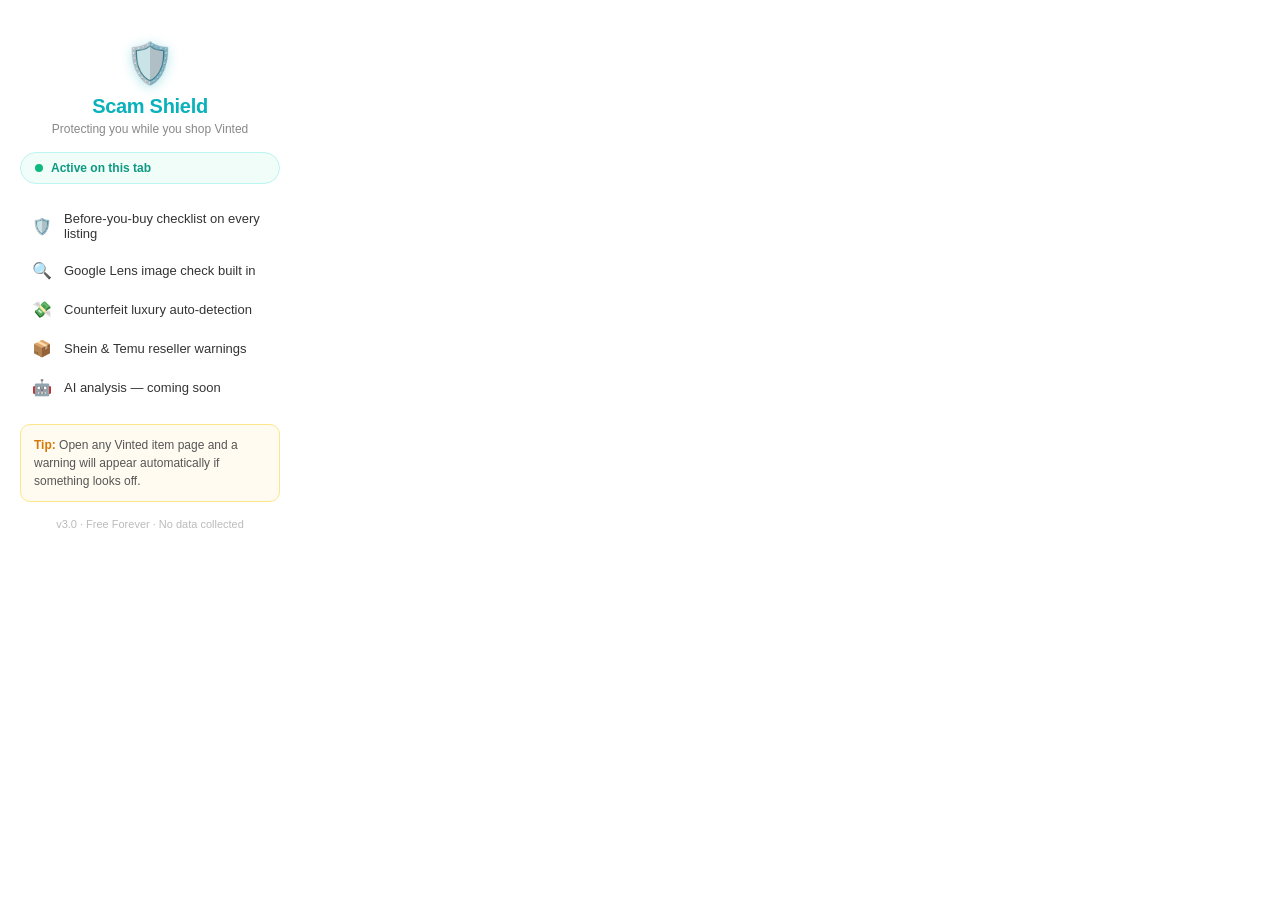
<file: popup.html>
<!DOCTYPE html>
<html lang="en">
<head>
  <meta charset="UTF-8">
  <title>Vinted Scam Shield</title>
  <link rel="stylesheet" href="popup.css">
</head>
<body>
  <div class="wrap">

    <div class="hero">
      <div class="shield">🛡️</div>
      <h1>Scam Shield</h1>
      <p class="sub">Protecting you while you shop Vinted</p>
    </div>

    <div class="status" id="status">
      <span class="dot"></span>
      <span>Active on this tab</span>
    </div>

    <div class="checks">
      <div class="check-row">
        <span class="check-icon">🛡️</span>
        <span>Before-you-buy checklist on every listing</span>
      </div>
      <div class="check-row">
        <span class="check-icon">🔍</span>
        <span>Google Lens image check built in</span>
      </div>
      <div class="check-row">
        <span class="check-icon">💸</span>
        <span>Counterfeit luxury auto-detection</span>
      </div>
      <div class="check-row">
        <span class="check-icon">📦</span>
        <span>Shein &amp; Temu reseller warnings</span>
      </div>
      <div class="check-row">
        <span class="check-icon">🤖</span>
        <span>AI analysis — coming soon</span>
      </div>
    </div>

    <!-- Lens button: only shown on item pages via popup.js -->
    <div id="lens-section" style="display:none; padding: 0 0 12px;">
      <button id="lens-btn" style="
        width:100%; padding:10px; background:none;
        border:1.5px solid #1a73e8; border-radius:9px;
        font-size:13px; font-weight:600; color:#1a73e8;
        cursor:pointer; font-family:inherit;
      ">🔍 Check this listing's images on Google</button>
    </div>

    <div class="tip-box">
      <strong>Tip:</strong> Open any Vinted item page and a warning will appear automatically if something looks off.
    </div>

    <div class="footer">v3.0 · Free Forever · No data collected</div>
  </div>

  <script src="popup.js"></script>
</body>
</html>
</file>
<file: popup.css>
* { margin: 0; padding: 0; box-sizing: border-box; }

body {
  width: 300px;
  font-family: -apple-system, BlinkMacSystemFont, 'Segoe UI', Roboto, sans-serif;
  background: #fff;
  color: #222;
}

.wrap { padding: 20px; }

/* Hero */
.hero {
  text-align: center;
  padding: 20px 0 16px;
}

.shield {
  font-size: 40px;
  margin-bottom: 8px;
  filter: drop-shadow(0 2px 6px rgba(9,177,186,.3));
}

h1 {
  font-size: 20px;
  font-weight: 800;
  letter-spacing: -.3px;
  color: #09B1BA;
}

.sub {
  font-size: 12px;
  color: #888;
  margin-top: 4px;
}

/* Status pill */
.status {
  display: flex;
  align-items: center;
  gap: 8px;
  background: #F0FDF9;
  border: 1px solid #BBF7F0;
  border-radius: 50px;
  padding: 8px 14px;
  font-size: 12px;
  font-weight: 600;
  color: #0E9A82;
  margin-bottom: 18px;
}

.dot {
  width: 8px;
  height: 8px;
  background: #10B981;
  border-radius: 50%;
  animation: pulse 2s infinite;
}

@keyframes pulse {
  0%, 100% { opacity: 1; }
  50%       { opacity: .4; }
}

/* Checks */
.checks {
  display: flex;
  flex-direction: column;
  gap: 2px;
  margin-bottom: 18px;
}

.check-row {
  display: flex;
  align-items: center;
  gap: 10px;
  padding: 9px 10px;
  border-radius: 8px;
  font-size: 13px;
  color: #333;
  transition: background .15s;
}

.check-row:hover { background: #F7F9FA; }

.check-icon {
  font-size: 16px;
  width: 24px;
  text-align: center;
  flex-shrink: 0;
}

/* Tip */
.tip-box {
  background: #FFFBF0;
  border: 1px solid #FDE68A;
  border-radius: 10px;
  padding: 11px 13px;
  font-size: 12px;
  color: #555;
  line-height: 1.5;
  margin-bottom: 16px;
}

.tip-box strong { color: #D97706; }

/* Footer */
.footer {
  text-align: center;
  font-size: 11px;
  color: #bbb;
}
</file>
